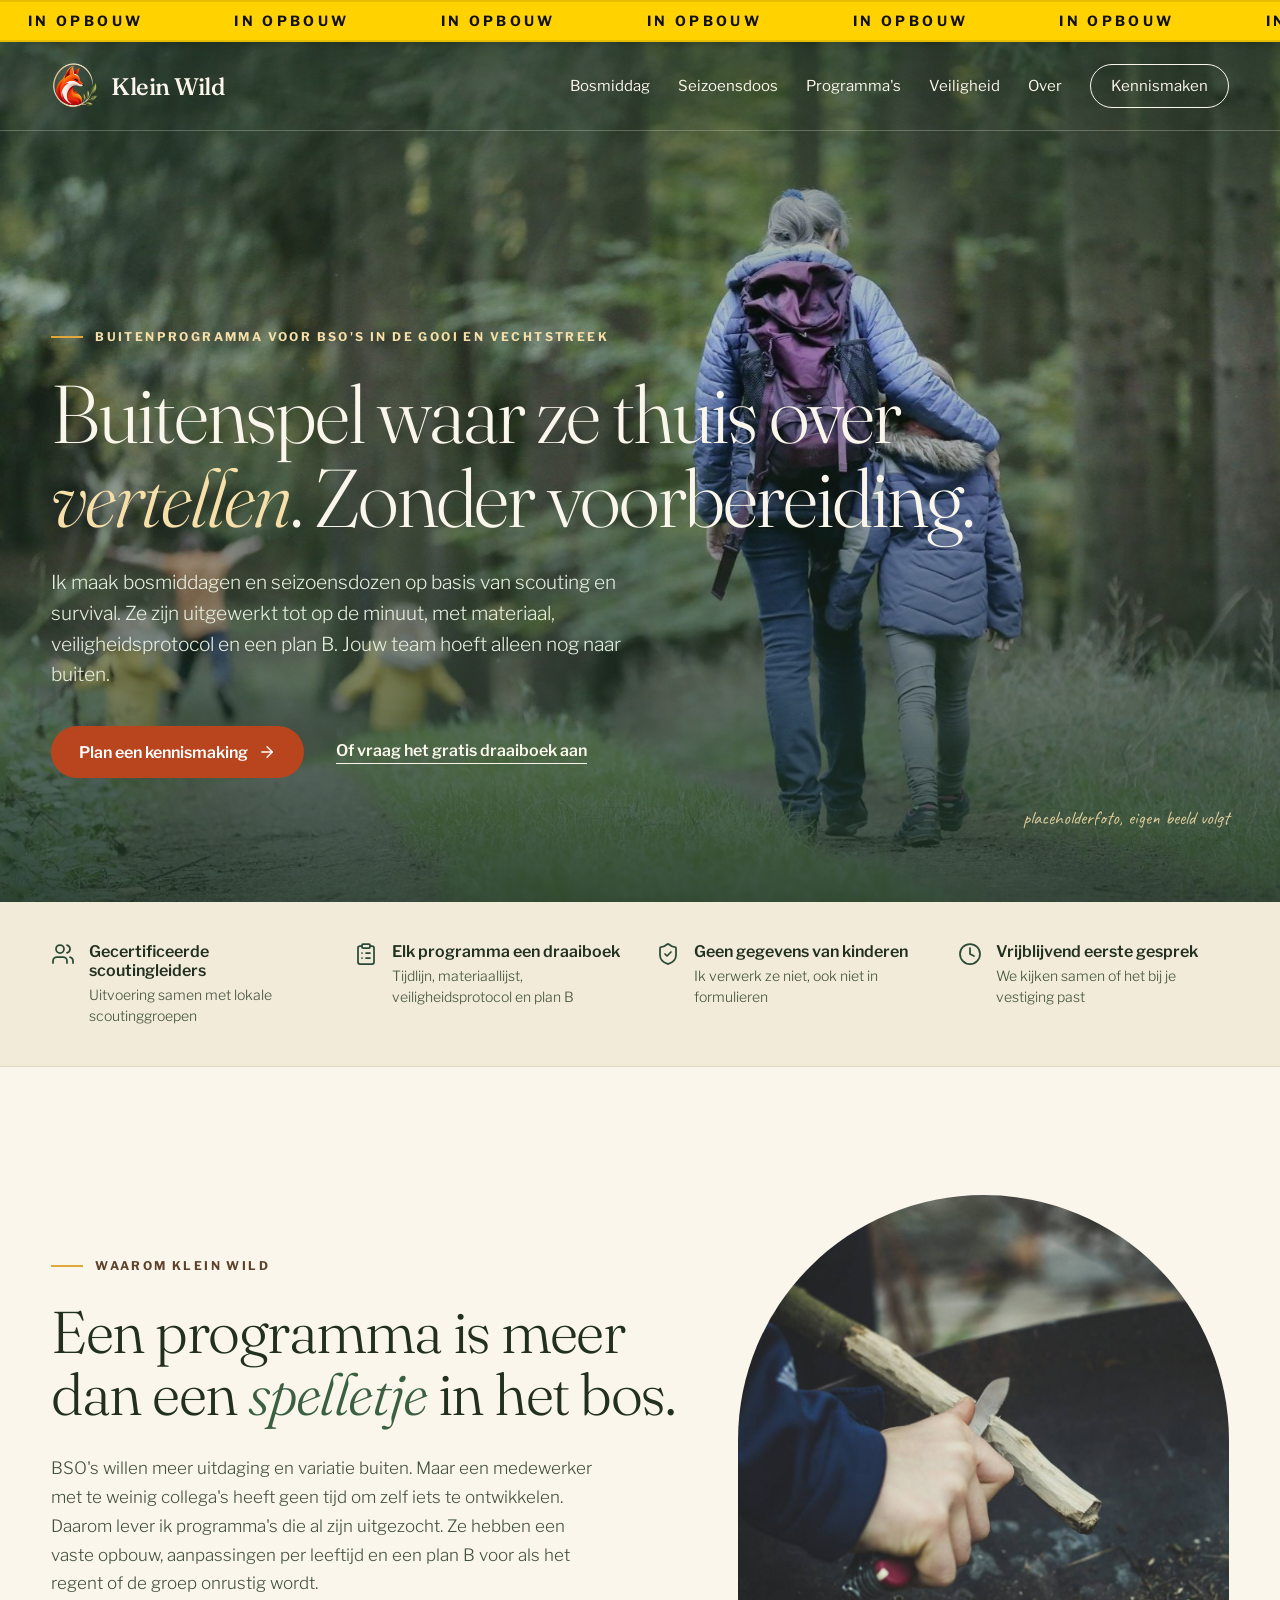
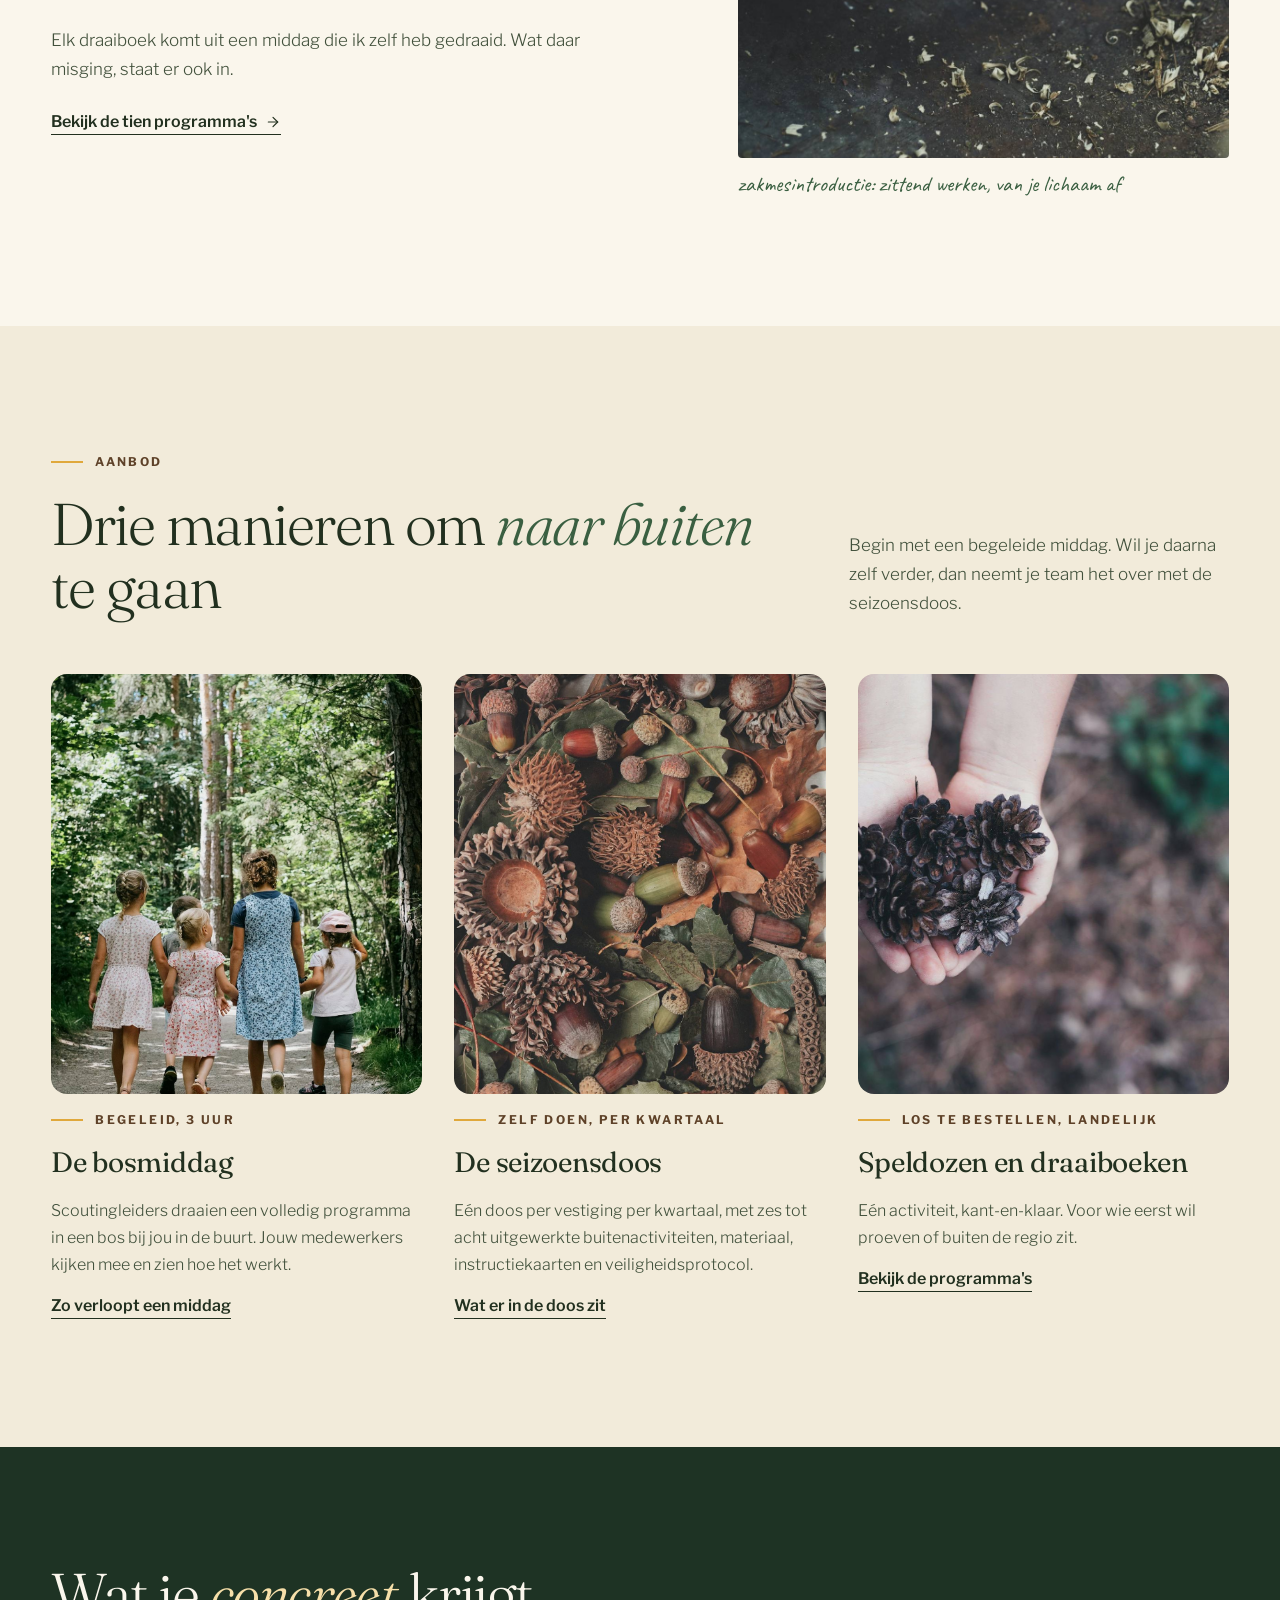
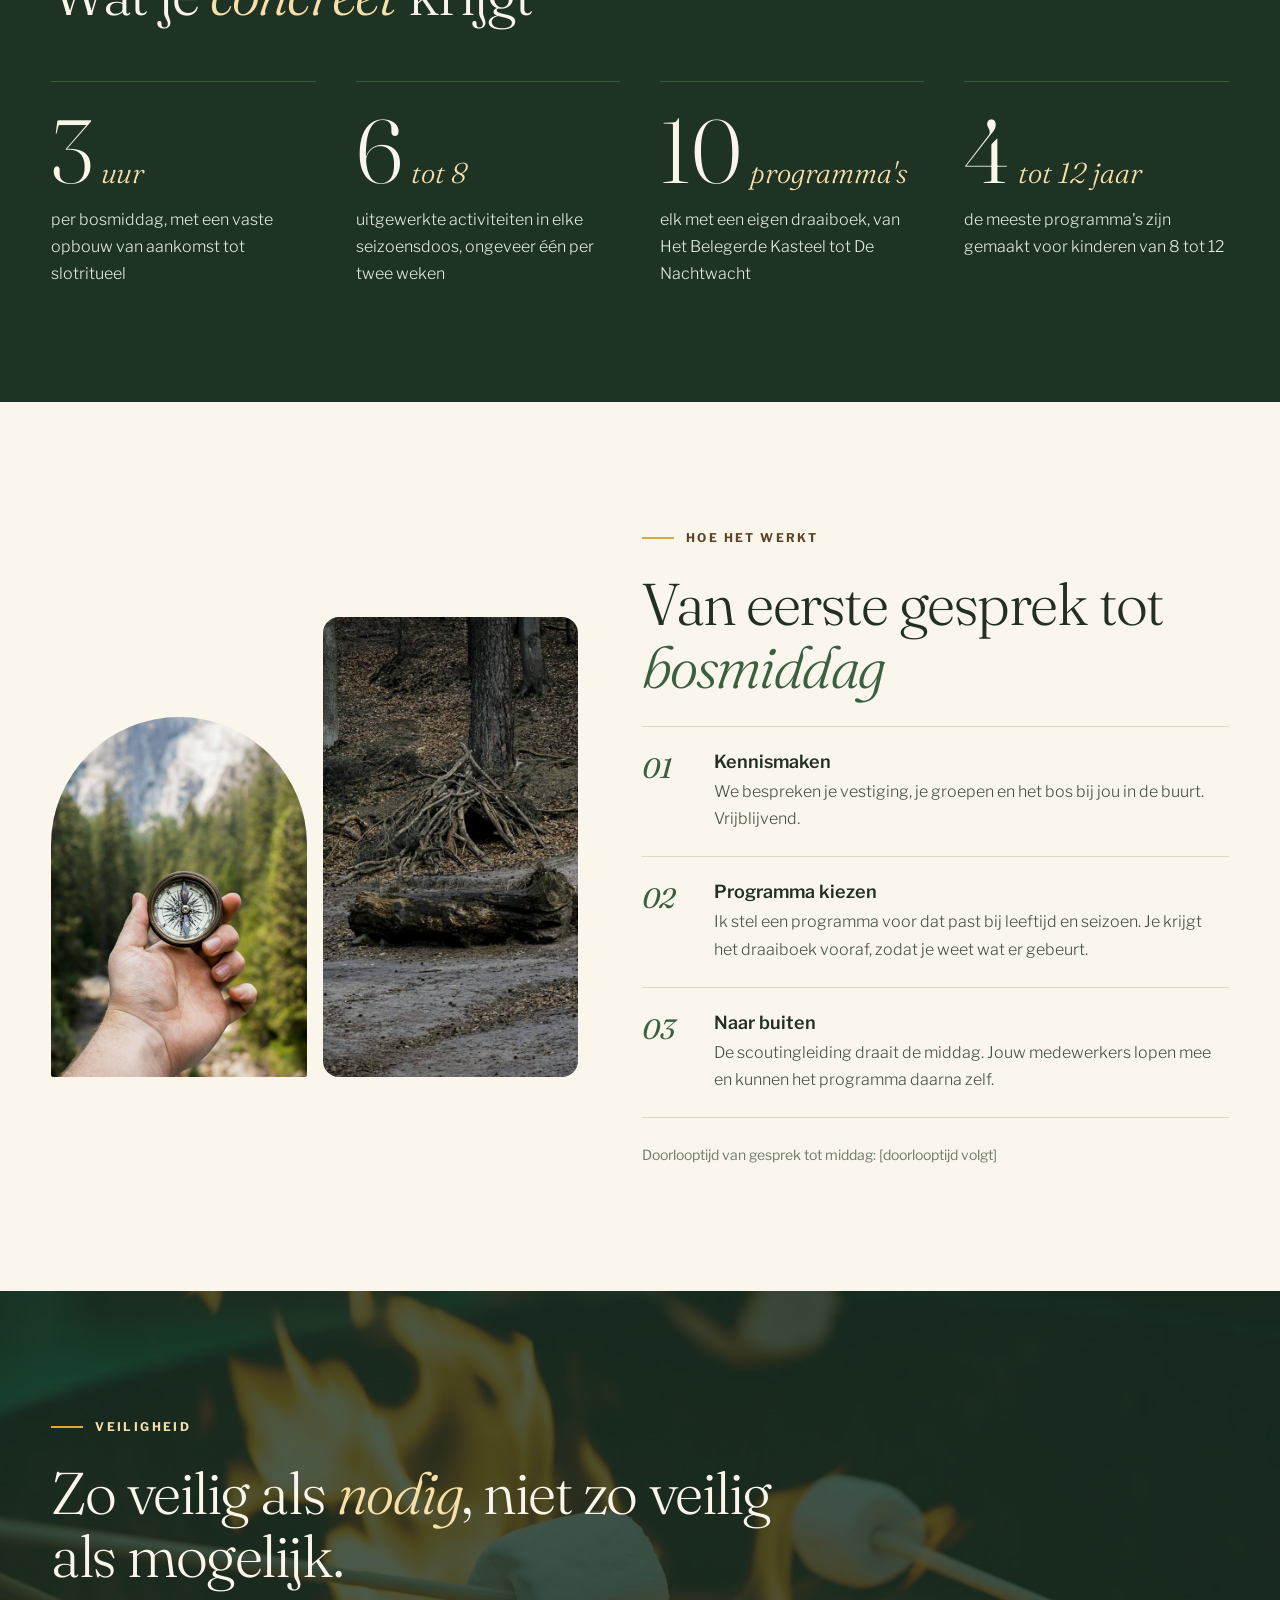
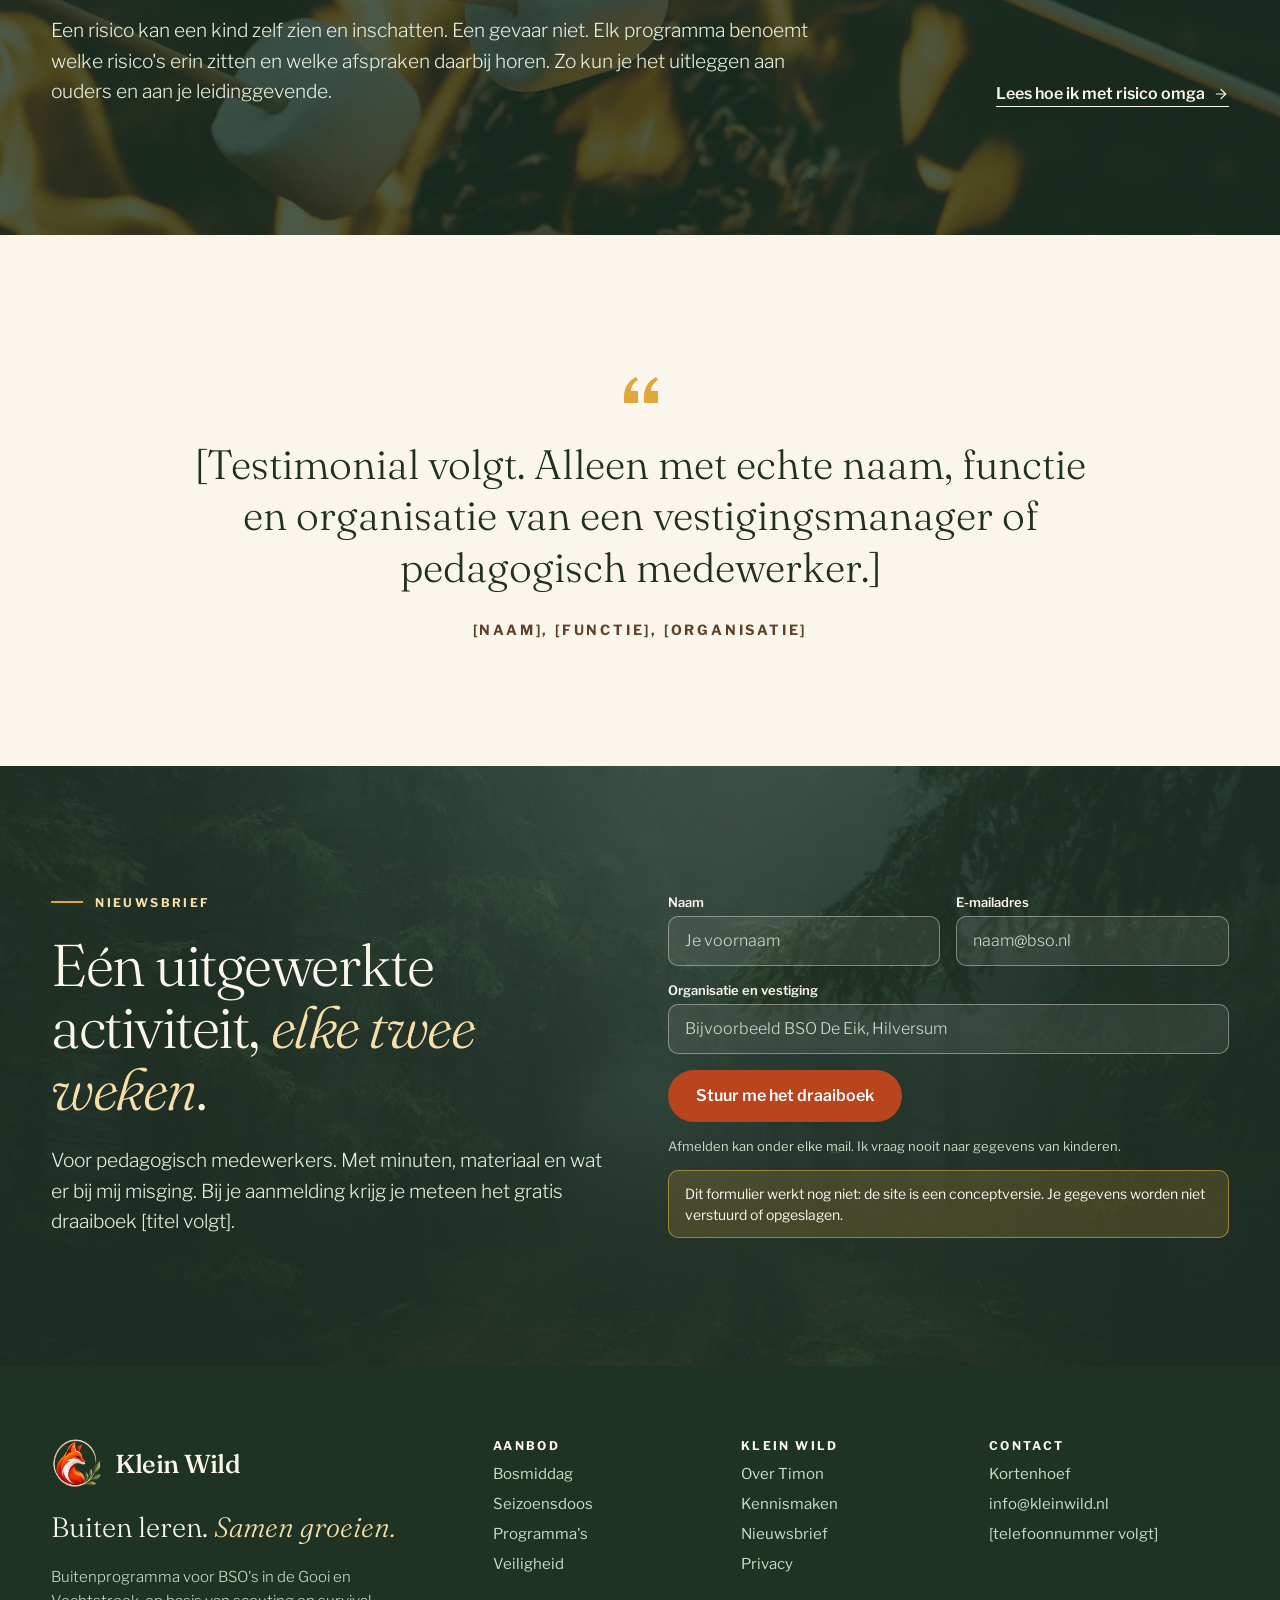
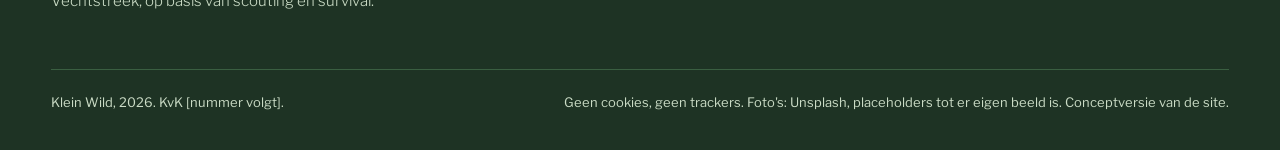
<file: index.html>
<!doctype html>
<html lang="nl">
<head>
<meta charset="utf-8">
<meta name="viewport" content="width=device-width, initial-scale=1">
<title>Klein Wild, buitenprogramma voor BSO&#x27;s in de Gooi en Vechtstreek</title>
<meta name="description" content="Bosmiddagen en seizoensdozen op basis van scouting en survival. Uitgewerkt tot op de minuut, met materiaal, veiligheidsprotocol en een plan B.">
<!-- Conceptversie: niet indexeren. Haal deze regel weg zodra de site af is. -->
<meta name="robots" content="noindex">
<meta name="theme-color" content="#1E3324">
<link rel="icon" type="image/png" href="img/favicon.png">
<link rel="apple-touch-icon" href="img/apple-touch-icon.png">
<link rel="preconnect" href="https://fonts.googleapis.com">
<link rel="preconnect" href="https://fonts.gstatic.com" crossorigin>
<link rel="stylesheet" href="https://fonts.googleapis.com/css2?family=Caveat:wght@500&amp;family=Fraunces:ital,opsz,wght@0,9..144,300;0,9..144,500;1,9..144,300;1,9..144,400&amp;family=Libre+Franklin:wght@300;400;600;700&amp;display=swap">
<link rel="stylesheet" href="css/site.css">
<style>
body{margin:0;background:#FAF6EC}
.kw{font-family:'Libre Franklin',sans-serif;color:#22301F;background:#FAF6EC}
.wrap{max-width:1280px;margin:0 auto;padding:0 clamp(16px,4vw,56px);box-sizing:border-box}
.eb{font-size:12px;letter-spacing:.2em;text-transform:uppercase;font-weight:700;color:#5E4128;display:flex;align-items:center;gap:12px;margin:0}
.eb::before{content:"";width:32px;height:2px;background:#E0A83B;flex:none}
.d1,.d2,.d3{font-family:'Fraunces',serif;font-weight:300;letter-spacing:-.025em;margin:0;color:#22301F}
.d1{font-size:clamp(44px,6.4vw,92px);line-height:1.02}
.d2{font-size:clamp(36px,4.6vw,66px);line-height:1.06}
.d3{font-size:clamp(24px,2.2vw,30px);line-height:1.2;font-weight:400;letter-spacing:-.01em}
.d1 em,.d2 em,.d3 em{font-style:italic;color:#3A5F41}
.lead{font-size:clamp(18px,1.5vw,21px);line-height:1.6;font-weight:300;color:#42513C;margin:0}
.tx{font-size:17px;line-height:1.7;font-weight:300;color:#42513C;margin:0}
.btn{display:inline-flex;align-items:center;gap:10px;min-height:52px;padding:0 28px;border-radius:999px;background:#B8451D;color:#fff;font-weight:600;font-size:16px;text-decoration:none;box-sizing:border-box}
.btn:hover{background:#9C3A18}
.lnk{display:inline-flex;align-items:center;gap:8px;color:#22301F;font-weight:600;font-size:16px;text-decoration:none;border-bottom:1px solid currentColor;padding-bottom:3px}
.lnk:hover{color:#3A5F41}
.hand{font-family:'Caveat',cursive;font-size:22px;color:#3A5F41;margin:0}
.dark .d1,.dark .d2,.dark .d3{color:#FAF6EC}
.dark .d1 em,.dark .d2 em,.dark .d3 em{color:#F6DFA9}
.dark .eb{color:#F6DFA9}
.dark .lead,.dark .tx{color:#E4EEDE}
.dark .lnk{color:#FAF6EC}
.dark .hand{color:#F6DFA9}
.chip{display:inline-flex;align-items:center;min-height:36px;padding:0 14px;border:1px solid #CFC7AA;border-radius:999px;font-size:14px;color:#42513C}
.field{display:flex;flex-direction:column;gap:6px;font-size:13px;font-weight:600;color:#FAF6EC;flex:1 1 200px}
.field input{min-height:50px;border-radius:10px;border:1px solid rgba(250,246,236,.4);background:rgba(250,246,236,.08);color:#FAF6EC;padding:0 16px;font:300 16px 'Libre Franklin',sans-serif}
.field input::placeholder{color:#CBDCC6}
</style>
</head>
<body>
<a class="skip" href="#inhoud">Naar de inhoud</a>
<div class="tape" role="note" aria-label="Deze website is in opbouw"><div class="tape__text" aria-hidden="true"><span>In opbouw</span><span>In opbouw</span><span>In opbouw</span><span>In opbouw</span><span>In opbouw</span><span>In opbouw</span><span>In opbouw</span><span>In opbouw</span><span>In opbouw</span><span>In opbouw</span><span>In opbouw</span><span>In opbouw</span><span>In opbouw</span><span>In opbouw</span></div></div>
<div class="kw" style="width: 100%; overflow: hidden">

  <section id="inhoud" class="dark" style="position: relative; min-height: 860px; display: flex; flex-direction: column; justify-content: flex-end">
    <img fetchpriority="high" src="img/hero-bospad.jpg" alt="Een volwassene loopt met een arm om een kind over een bospad, verderop rennen drie kinderen vooruit" style="position: absolute; inset: 0; width: 100%; height: 100%; object-fit: cover; object-position: 60% 40%">
    <div style="position: absolute; inset: 0; background: linear-gradient(180deg, rgba(30,51,36,.65) 0%, rgba(30,51,36,.2) 35%, rgba(30,51,36,.85) 100%)"></div>
    <div style="position: absolute; top: 0; left: 0; right: 0; z-index: 2">
      <header class="kw-head" style="width: 100%; box-sizing: border-box; padding: 20px clamp(16px, 4vw, 56px); display: flex; flex-wrap: wrap; align-items: center; justify-content: space-between; gap: 16px 32px; font-family: 'Libre Franklin', sans-serif; color: #FAF6EC; background: transparent; border-bottom: 1px solid rgba(250,246,236,.25)">
  <a href="index.html" style="display: flex; align-items: center; gap: 12px; text-decoration: none; color: #FAF6EC">
    <img src="img/logo-fox-on-dark.png" alt="" width="48" height="48" style="width: 48px; height: 48px">
    <span style="font-family: 'Fraunces', serif; font-weight: 500; font-size: 24px; letter-spacing: -0.02em">Klein Wild</span>
  </a>
  <nav class="kw-nav" aria-label="Hoofdmenu" style="display: flex; flex-wrap: wrap; align-items: center; gap: 8px 28px; font-size: 15px">
    <a href="bosmiddag.html" style="color: #FAF6EC">Bosmiddag</a>
    <a href="seizoensdoos.html" style="color: #FAF6EC">Seizoensdoos</a>
    <a href="programmas.html" style="color: #FAF6EC">Programma's</a>
    <a href="veiligheid.html" style="color: #FAF6EC">Veiligheid</a>
    <a href="over.html" style="color: #FAF6EC">Over</a>
    <a href="contact.html" style="color: #FAF6EC; border: 1px solid #FAF6EC; border-radius: 999px; padding: 10px 20px; min-height: 44px; box-sizing: border-box; display: inline-flex; align-items: center">Kennismaken</a>
  </nav>
</header>
    </div>
    <div class="wrap" style="position: relative; z-index: 1; width: 100%; padding-top: 200px; padding-bottom: 72px; display: flex; flex-direction: column; gap: 28px">
      <p class="eb">Buitenprogramma voor BSO's in de Gooi en Vechtstreek</p>
      <h1 class="d1" style="max-width: 980px">Buitenspel waar ze thuis over <em>vertellen</em>. Zonder voorbereiding.</h1>
      <p class="lead" style="max-width: 620px">Ik maak bosmiddagen en seizoensdozen op basis van scouting en survival. Ze zijn uitgewerkt tot op de minuut, met materiaal, veiligheidsprotocol en een plan B. Jouw team hoeft alleen nog naar buiten.</p>
      <div style="display: flex; flex-wrap: wrap; align-items: center; gap: 20px 32px; margin-top: 8px">
        <a class="btn" href="contact.html">Plan een kennismaking <svg width="18" height="18" viewBox="0 0 24 24" fill="none" stroke="currentColor" stroke-width="1.75" stroke-linecap="round" stroke-linejoin="round" aria-hidden="true"><path d="M5 12h14"></path><path d="m12 5 7 7-7 7"></path></svg></a>
        <a class="lnk" href="nieuwsbrief.html">Of vraag het gratis draaiboek aan</a>
      </div>
      <p class="hand" style="align-self: flex-end; font-size: 19px; opacity: .85">placeholderfoto, eigen beeld volgt</p>
    </div>
  </section>

  <section style="background: #F2EBDA; border-bottom: 1px solid #DFD9C4">
    <div class="wrap" style="display: grid; grid-template-columns: repeat(auto-fit, minmax(240px, 1fr)); gap: 32px; padding-top: 40px; padding-bottom: 40px">
      <div style="display: flex; gap: 14px; align-items: flex-start">
        <svg width="24" height="24" viewBox="0 0 24 24" fill="none" stroke="#2B4A35" stroke-width="1.75" stroke-linecap="round" stroke-linejoin="round" aria-hidden="true" style="flex: none"><path d="M16 21v-2a4 4 0 0 0-4-4H6a4 4 0 0 0-4 4v2"></path><circle cx="9" cy="7" r="4"></circle><path d="M22 21v-2a4 4 0 0 0-3-3.87"></path><path d="M16 3.13a4 4 0 0 1 0 7.75"></path></svg>
        <div><p style="margin: 0; font-weight: 600; font-size: 16px">Gecertificeerde scoutingleiders</p><p style="margin: 4px 0 0; font-size: 14px; line-height: 1.5; color: #42513C; font-weight: 300">Uitvoering samen met lokale scoutinggroepen</p></div>
      </div>
      <div style="display: flex; gap: 14px; align-items: flex-start">
        <svg width="24" height="24" viewBox="0 0 24 24" fill="none" stroke="#2B4A35" stroke-width="1.75" stroke-linecap="round" stroke-linejoin="round" aria-hidden="true" style="flex: none"><rect width="8" height="4" x="8" y="2" rx="1" ry="1"></rect><path d="M16 4h2a2 2 0 0 1 2 2v14a2 2 0 0 1-2 2H6a2 2 0 0 1-2-2V6a2 2 0 0 1 2-2h2"></path><path d="M12 11h4"></path><path d="M12 16h4"></path><path d="M8 11h.01"></path><path d="M8 16h.01"></path></svg>
        <div><p style="margin: 0; font-weight: 600; font-size: 16px">Elk programma een draaiboek</p><p style="margin: 4px 0 0; font-size: 14px; line-height: 1.5; color: #42513C; font-weight: 300">Tijdlijn, materiaallijst, veiligheidsprotocol en plan B</p></div>
      </div>
      <div style="display: flex; gap: 14px; align-items: flex-start">
        <svg width="24" height="24" viewBox="0 0 24 24" fill="none" stroke="#2B4A35" stroke-width="1.75" stroke-linecap="round" stroke-linejoin="round" aria-hidden="true" style="flex: none"><path d="M20 13c0 5-3.5 7.5-7.66 8.95a1 1 0 0 1-.67-.01C7.5 20.5 4 18 4 13V6a1 1 0 0 1 1-1c2 0 4.5-1.2 6.24-2.72a1.17 1.17 0 0 1 1.52 0C14.51 3.81 17 5 19 5a1 1 0 0 1 1 1z"></path><path d="m9 12 2 2 4-4"></path></svg>
        <div><p style="margin: 0; font-weight: 600; font-size: 16px">Geen gegevens van kinderen</p><p style="margin: 4px 0 0; font-size: 14px; line-height: 1.5; color: #42513C; font-weight: 300">Ik verwerk ze niet, ook niet in formulieren</p></div>
      </div>
      <div style="display: flex; gap: 14px; align-items: flex-start">
        <svg width="24" height="24" viewBox="0 0 24 24" fill="none" stroke="#2B4A35" stroke-width="1.75" stroke-linecap="round" stroke-linejoin="round" aria-hidden="true" style="flex: none"><circle cx="12" cy="12" r="10"></circle><polyline points="12 6 12 12 16 14"></polyline></svg>
        <div><p style="margin: 0; font-weight: 600; font-size: 16px">Vrijblijvend eerste gesprek</p><p style="margin: 4px 0 0; font-size: 14px; line-height: 1.5; color: #42513C; font-weight: 300">We kijken samen of het bij je vestiging past</p></div>
      </div>
    </div>
  </section>

  <section class="wrap" style="padding-top: clamp(80px, 10vw, 144px); padding-bottom: clamp(80px, 10vw, 144px); display: flex; flex-wrap: wrap; gap: 56px; align-items: center">
    <div style="flex: 1 1 520px; display: flex; flex-direction: column; gap: 28px">
      <p class="eb">Waarom Klein Wild</p>
      <h2 class="d2">Een programma is meer dan een <em>spelletje</em> in het bos.</h2>
      <p class="tx" style="max-width: 560px">BSO's willen meer uitdaging en variatie buiten. Maar een medewerker met te weinig collega's heeft geen tijd om zelf iets te ontwikkelen. Daarom lever ik programma's die al zijn uitgezocht. Ze hebben een vaste opbouw, aanpassingen per leeftijd en een plan B voor als het regent of de groep onrustig wordt.</p>
      <p class="tx" style="max-width: 560px">Elk draaiboek komt uit een middag die ik zelf heb gedraaid. Wat daar misging, staat er ook in.</p>
      <a class="lnk" href="programmas.html" style="align-self: flex-start">Bekijk de tien programma's <svg width="16" height="16" viewBox="0 0 24 24" fill="none" stroke="currentColor" stroke-width="1.75" stroke-linecap="round" stroke-linejoin="round" aria-hidden="true"><path d="M5 12h14"></path><path d="m12 5 7 7-7 7"></path></svg></a>
    </div>
    <figure style="flex: 1 1 380px; max-width: 520px; margin: 0; display: flex; flex-direction: column; gap: 12px">
      <img loading="lazy" decoding="async" src="img/snijden.jpg" alt="Handen snijden met een zakmes een tak bij, krullen hout liggen eronder" style="width: 100%; height: clamp(420px, 44vw, 620px); object-fit: cover; border-radius: 999px 999px 16px 16px">
      <figcaption class="hand">zakmesintroductie: zittend werken, van je lichaam af</figcaption>
    </figure>
  </section>

  <section style="background: #F2EBDA; padding: clamp(80px, 10vw, 136px) 0">
    <div class="wrap" style="display: flex; flex-direction: column; gap: 56px">
      <div style="display: flex; flex-wrap: wrap; justify-content: space-between; align-items: flex-end; gap: 24px">
        <div style="display: flex; flex-direction: column; gap: 24px; max-width: 720px">
          <p class="eb">Aanbod</p>
          <h2 class="d2">Drie manieren om <em>naar buiten</em> te gaan</h2>
        </div>
        <p class="tx" style="max-width: 380px">Begin met een begeleide middag. Wil je daarna zelf verder, dan neemt je team het over met de seizoensdoos.</p>
      </div>
      <div style="display: grid; grid-template-columns: repeat(auto-fit, minmax(300px, 1fr)); gap: 32px">
        <a href="bosmiddag.html" style="text-decoration: none; color: inherit; display: flex; flex-direction: column; gap: 18px">
          <img loading="lazy" decoding="async" src="img/groep-pad.jpg" alt="Vijf kinderen lopen hand in hand over een bospad, van achteren gezien" style="width: 100%; height: 420px; object-fit: cover; border-radius: 16px">
          <p class="eb">Begeleid, 3 uur</p>
          <h3 class="d3">De bosmiddag</h3>
          <p class="tx" style="font-size: 16px">Scoutingleiders draaien een volledig programma in een bos bij jou in de buurt. Jouw medewerkers kijken mee en zien hoe het werkt.</p>
          <span class="lnk" style="align-self: flex-start">Zo verloopt een middag</span>
        </a>
        <a href="seizoensdoos.html" style="text-decoration: none; color: inherit; display: flex; flex-direction: column; gap: 18px">
          <img loading="lazy" decoding="async" src="img/eikels-verzameling.jpg" alt="Een verzameling eikels, dennenappels en herfstbladeren" style="width: 100%; height: 420px; object-fit: cover; border-radius: 16px">
          <p class="eb">Zelf doen, per kwartaal</p>
          <h3 class="d3">De seizoensdoos</h3>
          <p class="tx" style="font-size: 16px">Eén doos per vestiging per kwartaal, met zes tot acht uitgewerkte buitenactiviteiten, materiaal, instructiekaarten en veiligheidsprotocol.</p>
          <span class="lnk" style="align-self: flex-start">Wat er in de doos zit</span>
        </a>
        <a href="programmas.html" style="text-decoration: none; color: inherit; display: flex; flex-direction: column; gap: 18px">
          <img loading="lazy" decoding="async" src="img/handen-dennenappels.jpg" alt="Twee kinderhanden houden vijf dennenappels vast" style="width: 100%; height: 420px; object-fit: cover; border-radius: 16px">
          <p class="eb">Los te bestellen, landelijk</p>
          <h3 class="d3">Speldozen en draaiboeken</h3>
          <p class="tx" style="font-size: 16px">Eén activiteit, kant-en-klaar. Voor wie eerst wil proeven of buiten de regio zit.</p>
          <span class="lnk" style="align-self: flex-start">Bekijk de programma's</span>
        </a>
      </div>
    </div>
  </section>

  <section class="dark" style="background: #1E3324; padding: clamp(80px, 9vw, 128px) 0">
    <div class="wrap" style="display: flex; flex-direction: column; gap: 56px">
      <h2 class="d2" style="max-width: 760px">Wat je <em>concreet</em> krijgt</h2>
      <div style="display: grid; grid-template-columns: repeat(auto-fit, minmax(220px, 1fr)); gap: 40px">
        <div style="border-top: 1px solid #3A5F41; padding-top: 24px; display: flex; flex-direction: column; gap: 10px">
          <p style="margin: 0; font-family: 'Fraunces', serif; font-weight: 300; font-size: clamp(64px, 7vw, 104px); line-height: 1; color: #FAF6EC">3<span style="font-size: .32em; font-style: italic; color: #F6DFA9; margin-left: 8px">uur</span></p>
          <p class="tx" style="font-size: 16px">per bosmiddag, met een vaste opbouw van aankomst tot slotritueel</p>
        </div>
        <div style="border-top: 1px solid #3A5F41; padding-top: 24px; display: flex; flex-direction: column; gap: 10px">
          <p style="margin: 0; font-family: 'Fraunces', serif; font-weight: 300; font-size: clamp(64px, 7vw, 104px); line-height: 1; color: #FAF6EC">6<span style="font-size: .32em; font-style: italic; color: #F6DFA9; margin-left: 8px">tot 8</span></p>
          <p class="tx" style="font-size: 16px">uitgewerkte activiteiten in elke seizoensdoos, ongeveer één per twee weken</p>
        </div>
        <div style="border-top: 1px solid #3A5F41; padding-top: 24px; display: flex; flex-direction: column; gap: 10px">
          <p style="margin: 0; font-family: 'Fraunces', serif; font-weight: 300; font-size: clamp(64px, 7vw, 104px); line-height: 1; color: #FAF6EC">10<span style="font-size: .32em; font-style: italic; color: #F6DFA9; margin-left: 8px">programma's</span></p>
          <p class="tx" style="font-size: 16px">elk met een eigen draaiboek, van Het Belegerde Kasteel tot De Nachtwacht</p>
        </div>
        <div style="border-top: 1px solid #3A5F41; padding-top: 24px; display: flex; flex-direction: column; gap: 10px">
          <p style="margin: 0; font-family: 'Fraunces', serif; font-weight: 300; font-size: clamp(64px, 7vw, 104px); line-height: 1; color: #FAF6EC">4<span style="font-size: .32em; font-style: italic; color: #F6DFA9; margin-left: 8px">tot 12 jaar</span></p>
          <p class="tx" style="font-size: 16px">de meeste programma's zijn gemaakt voor kinderen van 8 tot 12</p>
        </div>
      </div>
    </div>
  </section>

  <section class="wrap" style="padding-top: clamp(80px, 10vw, 144px); padding-bottom: clamp(80px, 10vw, 144px); display: flex; flex-wrap: wrap-reverse; gap: 64px; align-items: center">
    <div style="flex: 1 1 420px; display: grid; grid-template-columns: repeat(2, minmax(0, 1fr)); gap: 16px; align-items: end">
      <img loading="lazy" decoding="async" src="img/kompas.jpg" alt="Een hand houdt een kompas voor een rij dennen" style="width: 100%; height: 360px; object-fit: cover; border-radius: 999px 999px 16px 16px">
      <img loading="lazy" decoding="async" src="img/afdak.jpg" alt="Een afdak van takken in het bos" style="width: 100%; height: 460px; object-fit: cover; border-radius: 16px">
    </div>
    <div style="flex: 1 1 480px; display: flex; flex-direction: column; gap: 28px">
      <p class="eb">Hoe het werkt</p>
      <h2 class="d2">Van eerste gesprek tot <em>bosmiddag</em></h2>
      <ol style="list-style: none; margin: 0; padding: 0; display: flex; flex-direction: column">
        <li style="display: flex; gap: 24px; padding: 24px 0; border-top: 1px solid #DFD9C4">
          <span style="font-family: 'Fraunces', serif; font-style: italic; font-size: 28px; color: #3A5F41; width: 48px; flex: none">01</span>
          <div><p style="margin: 0 0 6px; font-weight: 600; font-size: 18px">Kennismaken</p><p class="tx" style="font-size: 16px">We bespreken je vestiging, je groepen en het bos bij jou in de buurt. Vrijblijvend.</p></div>
        </li>
        <li style="display: flex; gap: 24px; padding: 24px 0; border-top: 1px solid #DFD9C4">
          <span style="font-family: 'Fraunces', serif; font-style: italic; font-size: 28px; color: #3A5F41; width: 48px; flex: none">02</span>
          <div><p style="margin: 0 0 6px; font-weight: 600; font-size: 18px">Programma kiezen</p><p class="tx" style="font-size: 16px">Ik stel een programma voor dat past bij leeftijd en seizoen. Je krijgt het draaiboek vooraf, zodat je weet wat er gebeurt.</p></div>
        </li>
        <li style="display: flex; gap: 24px; padding: 24px 0; border-top: 1px solid #DFD9C4; border-bottom: 1px solid #DFD9C4">
          <span style="font-family: 'Fraunces', serif; font-style: italic; font-size: 28px; color: #3A5F41; width: 48px; flex: none">03</span>
          <div><p style="margin: 0 0 6px; font-weight: 600; font-size: 18px">Naar buiten</p><p class="tx" style="font-size: 16px">De scoutingleiding draait de middag. Jouw medewerkers lopen mee en kunnen het programma daarna zelf.</p></div>
        </li>
      </ol>
      <p style="margin: 0; font-size: 14px; color: #6E7A66">Doorlooptijd van gesprek tot middag: [doorlooptijd volgt]</p>
    </div>
  </section>

  <section style="position: relative; overflow: hidden" class="dark">
    <img loading="lazy" decoding="async" src="img/vuur-marshmallow.jpg" alt="" style="position: absolute; inset: 0; width: 100%; height: 100%; object-fit: cover">
    <div style="position: absolute; inset: 0; background: rgba(30,51,36,.78)"></div>
    <div class="wrap" style="position: relative; padding-top: clamp(80px, 10vw, 140px); padding-bottom: clamp(80px, 10vw, 140px); display: flex; flex-wrap: wrap; gap: 48px; justify-content: space-between; align-items: flex-end">
      <div style="flex: 1 1 520px; max-width: 760px; display: flex; flex-direction: column; gap: 28px">
        <p class="eb">Veiligheid</p>
        <h2 class="d2">Zo veilig als <em>nodig</em>, niet zo veilig als mogelijk.</h2>
        <p class="lead">Een risico kan een kind zelf zien en inschatten. Een gevaar niet. Elk programma benoemt welke risico's erin zitten en welke afspraken daarbij horen. Zo kun je het uitleggen aan ouders en aan je leidinggevende.</p>
      </div>
      <a class="lnk" href="veiligheid.html">Lees hoe ik met risico omga <svg width="16" height="16" viewBox="0 0 24 24" fill="none" stroke="currentColor" stroke-width="1.75" stroke-linecap="round" stroke-linejoin="round" aria-hidden="true"><path d="M5 12h14"></path><path d="m12 5 7 7-7 7"></path></svg></a>
    </div>
  </section>

  <section class="wrap" style="padding-top: clamp(80px, 10vw, 136px); padding-bottom: clamp(80px, 10vw, 136px); display: flex; flex-direction: column; align-items: center; text-align: center; gap: 28px">
    <svg width="48" height="48" viewBox="0 0 48 48" aria-hidden="true"><path d="M8 34c0-9 4-16 12-20l2 3c-5 3-7 7-7 11h7v12H8zm20 0c0-9 4-16 12-20l2 3c-5 3-7 7-7 11h7v12H28z" fill="#E0A83B"></path></svg>
    <p style="margin: 0; max-width: 900px; font-family: 'Fraunces', serif; font-weight: 300; font-size: clamp(28px, 3.2vw, 44px); line-height: 1.25; color: #22301F">[Testimonial volgt. Alleen met echte naam, functie en organisatie van een vestigingsmanager of pedagogisch medewerker.]</p>
    <p style="margin: 0; font-size: 14px; letter-spacing: .2em; text-transform: uppercase; font-weight: 700; color: #5E4128">[Naam], [functie], [organisatie]</p>
  </section>

  <section style="position: relative; overflow: hidden" class="dark">
    <img loading="lazy" decoding="async" src="img/bos-mist.jpg" alt="" style="position: absolute; inset: 0; width: 100%; height: 100%; object-fit: cover">
    <div style="position: absolute; inset: 0; background: rgba(30,51,36,.72)"></div>
    <div class="wrap" style="position: relative; padding-top: clamp(80px, 10vw, 136px); padding-bottom: clamp(80px, 10vw, 136px); display: flex; flex-wrap: wrap; gap: 56px; align-items: center">
      <div style="flex: 1 1 440px; display: flex; flex-direction: column; gap: 24px">
        <p class="eb">Nieuwsbrief</p>
        <h2 class="d2">Eén uitgewerkte activiteit, <em>elke twee weken</em>.</h2>
        <p class="lead">Voor pedagogisch medewerkers. Met minuten, materiaal en wat er bij mij misging. Bij je aanmelding krijg je meteen het gratis draaiboek [titel volgt].</p>
      </div>
      <form onsubmit="return false" style="flex: 1 1 440px; display: flex; flex-wrap: wrap; gap: 16px; align-items: flex-end">
        <label class="field">Naam<input type="text" name="naam" placeholder="Je voornaam"></label>
        <label class="field">E-mailadres<input type="email" name="email" placeholder="naam@bso.nl"></label>
        <label class="field" style="flex-basis: 100%">Organisatie en vestiging<input type="text" name="organisatie" placeholder="Bijvoorbeeld BSO De Eik, Hilversum"></label>
        <button type="submit" aria-disabled="true" class="btn" style="border: 0; cursor: pointer; font-family: inherit">Stuur me het draaiboek</button>
        <p style="margin: 0; flex-basis: 100%; font-size: 13px; color: #CBDCC6">Afmelden kan onder elke mail. Ik vraag nooit naar gegevens van kinderen.</p>
      <p class="form-note" style="color:#FAF6EC">Dit formulier werkt nog niet: de site is een conceptversie. Je gegevens worden niet verstuurd of opgeslagen.</p></form>
    </div>
  </section>

  <footer class="kw-foot" style="width: 100%; box-sizing: border-box; background: #1E3324; color: #CBDCC6; font-family: 'Libre Franklin', sans-serif; padding: 72px clamp(16px, 4vw, 56px) 40px">
  <div style="max-width: 1280px; margin: 0 auto; display: flex; flex-wrap: wrap; gap: 48px; justify-content: space-between">
    <div style="flex: 1 1 320px; max-width: 420px; display: flex; flex-direction: column; gap: 20px">
      <div style="display: flex; align-items: center; gap: 12px">
        <img src="img/logo-fox-on-dark.png" alt="" width="52" height="52" style="width: 52px; height: 52px">
        <span style="font-family: 'Fraunces', serif; font-weight: 500; font-size: 26px; color: #FAF6EC; letter-spacing: -0.02em">Klein Wild</span>
      </div>
      <p style="margin: 0; font-family: 'Fraunces', serif; font-weight: 300; font-size: 28px; line-height: 1.25; color: #FAF6EC">Buiten leren. <span style="font-style: italic; color: #F6DFA9">Samen groeien.</span></p>
      <p style="margin: 0; font-size: 15px; line-height: 1.6; font-weight: 300">Buitenprogramma voor BSO's in de Gooi en Vechtstreek, op basis van scouting en survival.</p>
    </div>
    <nav aria-label="Voetmenu" style="flex: 0 1 200px; display: flex; flex-direction: column; gap: 12px; font-size: 15px">
      <span style="font-size: 12px; letter-spacing: 0.2em; text-transform: uppercase; font-weight: 700; color: #FAF6EC">Aanbod</span>
      <a href="bosmiddag.html">Bosmiddag</a>
      <a href="seizoensdoos.html">Seizoensdoos</a>
      <a href="programmas.html">Programma's</a>
      <a href="veiligheid.html">Veiligheid</a>
    </nav>
    <nav aria-label="Over Klein Wild" style="flex: 0 1 200px; display: flex; flex-direction: column; gap: 12px; font-size: 15px">
      <span style="font-size: 12px; letter-spacing: 0.2em; text-transform: uppercase; font-weight: 700; color: #FAF6EC">Klein Wild</span>
      <a href="over.html">Over Timon</a>
      <a href="contact.html">Kennismaken</a>
      <a href="contact.html">Nieuwsbrief</a>
      <a href="contact.html">Privacy</a>
    </nav>
    <div style="flex: 0 1 240px; display: flex; flex-direction: column; gap: 12px; font-size: 15px">
      <span style="font-size: 12px; letter-spacing: 0.2em; text-transform: uppercase; font-weight: 700; color: #FAF6EC">Contact</span>
      <span>Kortenhoef</span>
      <a href="mailto:info@kleinwild.nl">info@kleinwild.nl</a>
      <span>[telefoonnummer volgt]</span>
    </div>
  </div>
  <div style="max-width: 1280px; margin: 56px auto 0; padding-top: 24px; border-top: 1px solid #3A5F41; display: flex; flex-wrap: wrap; gap: 12px 32px; justify-content: space-between; font-size: 13px; color: #CBDCC6">
    <span>Klein Wild, 2026. KvK [nummer volgt].</span>
    <span>Geen cookies, geen trackers. Foto's: Unsplash, placeholders tot er eigen beeld is. Conceptversie van de site.</span>
  </div>
</footer>
</div>
</body>
</html>
</file>
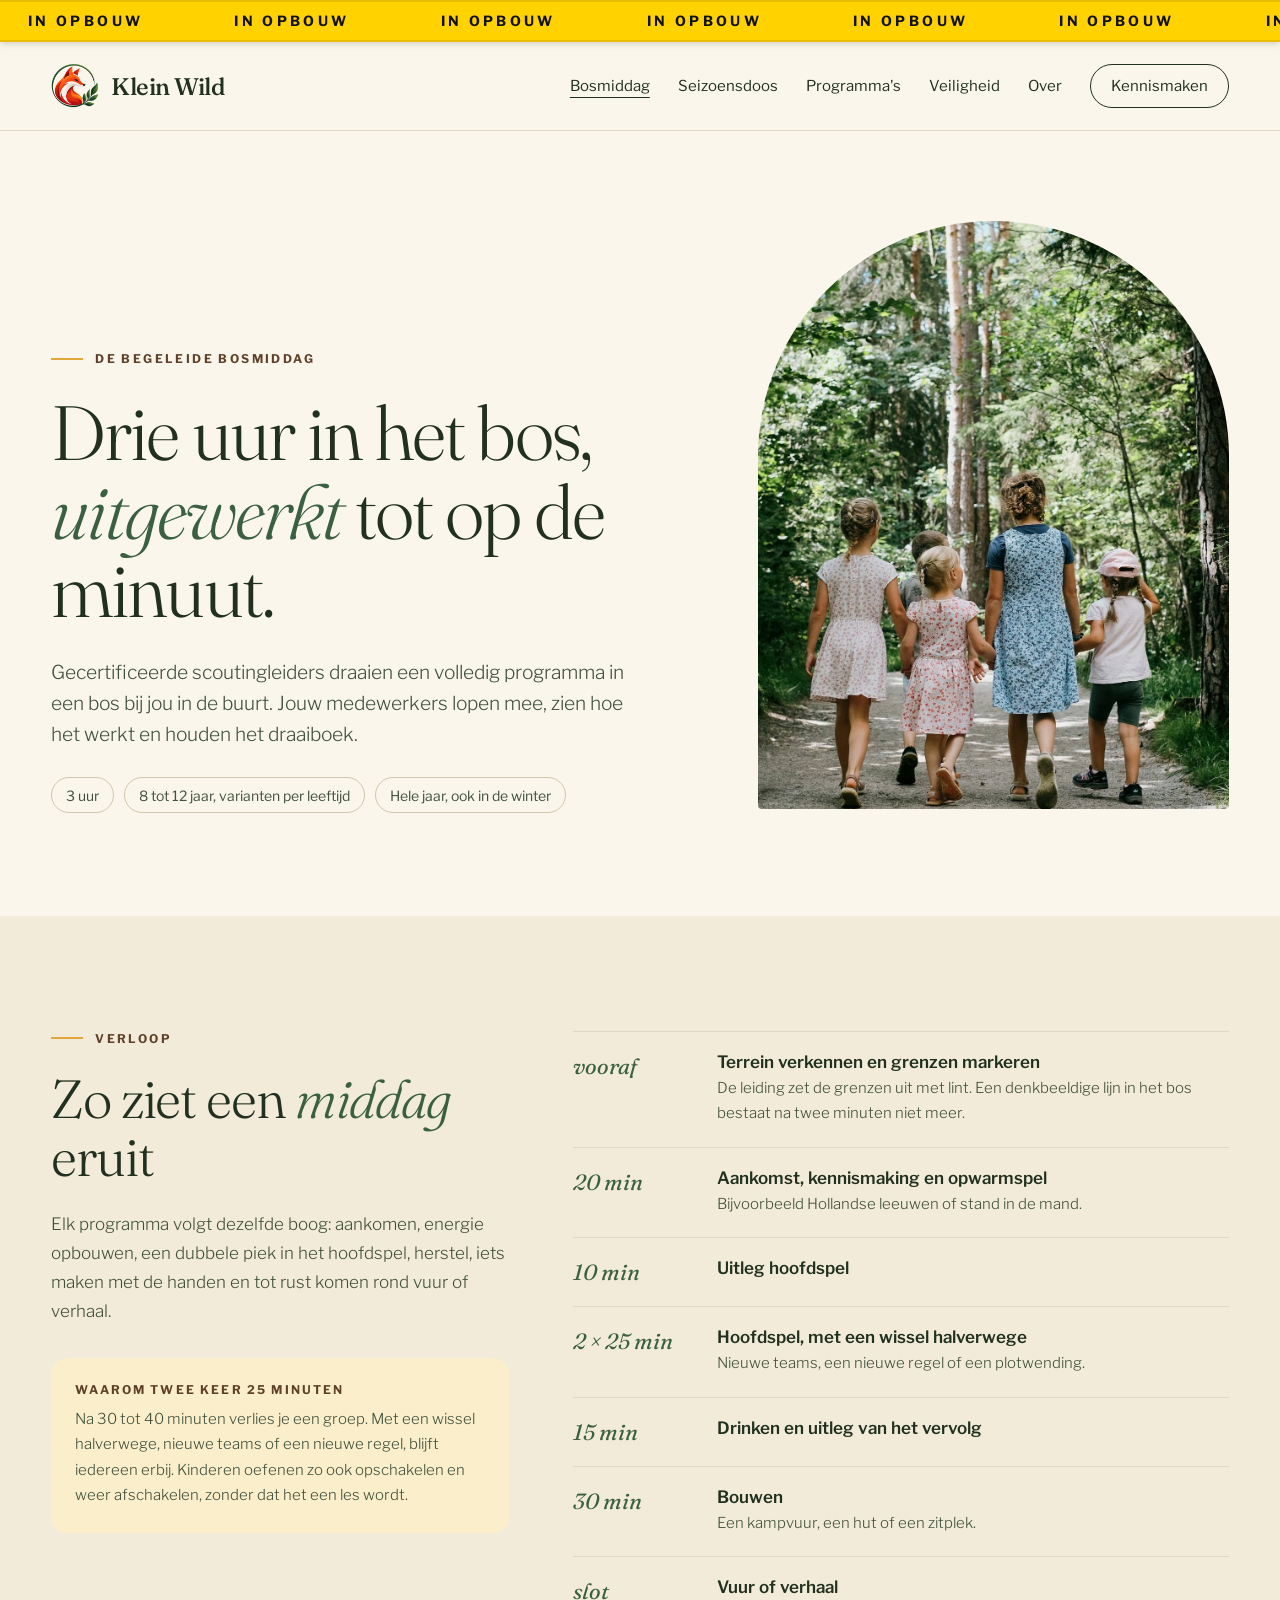
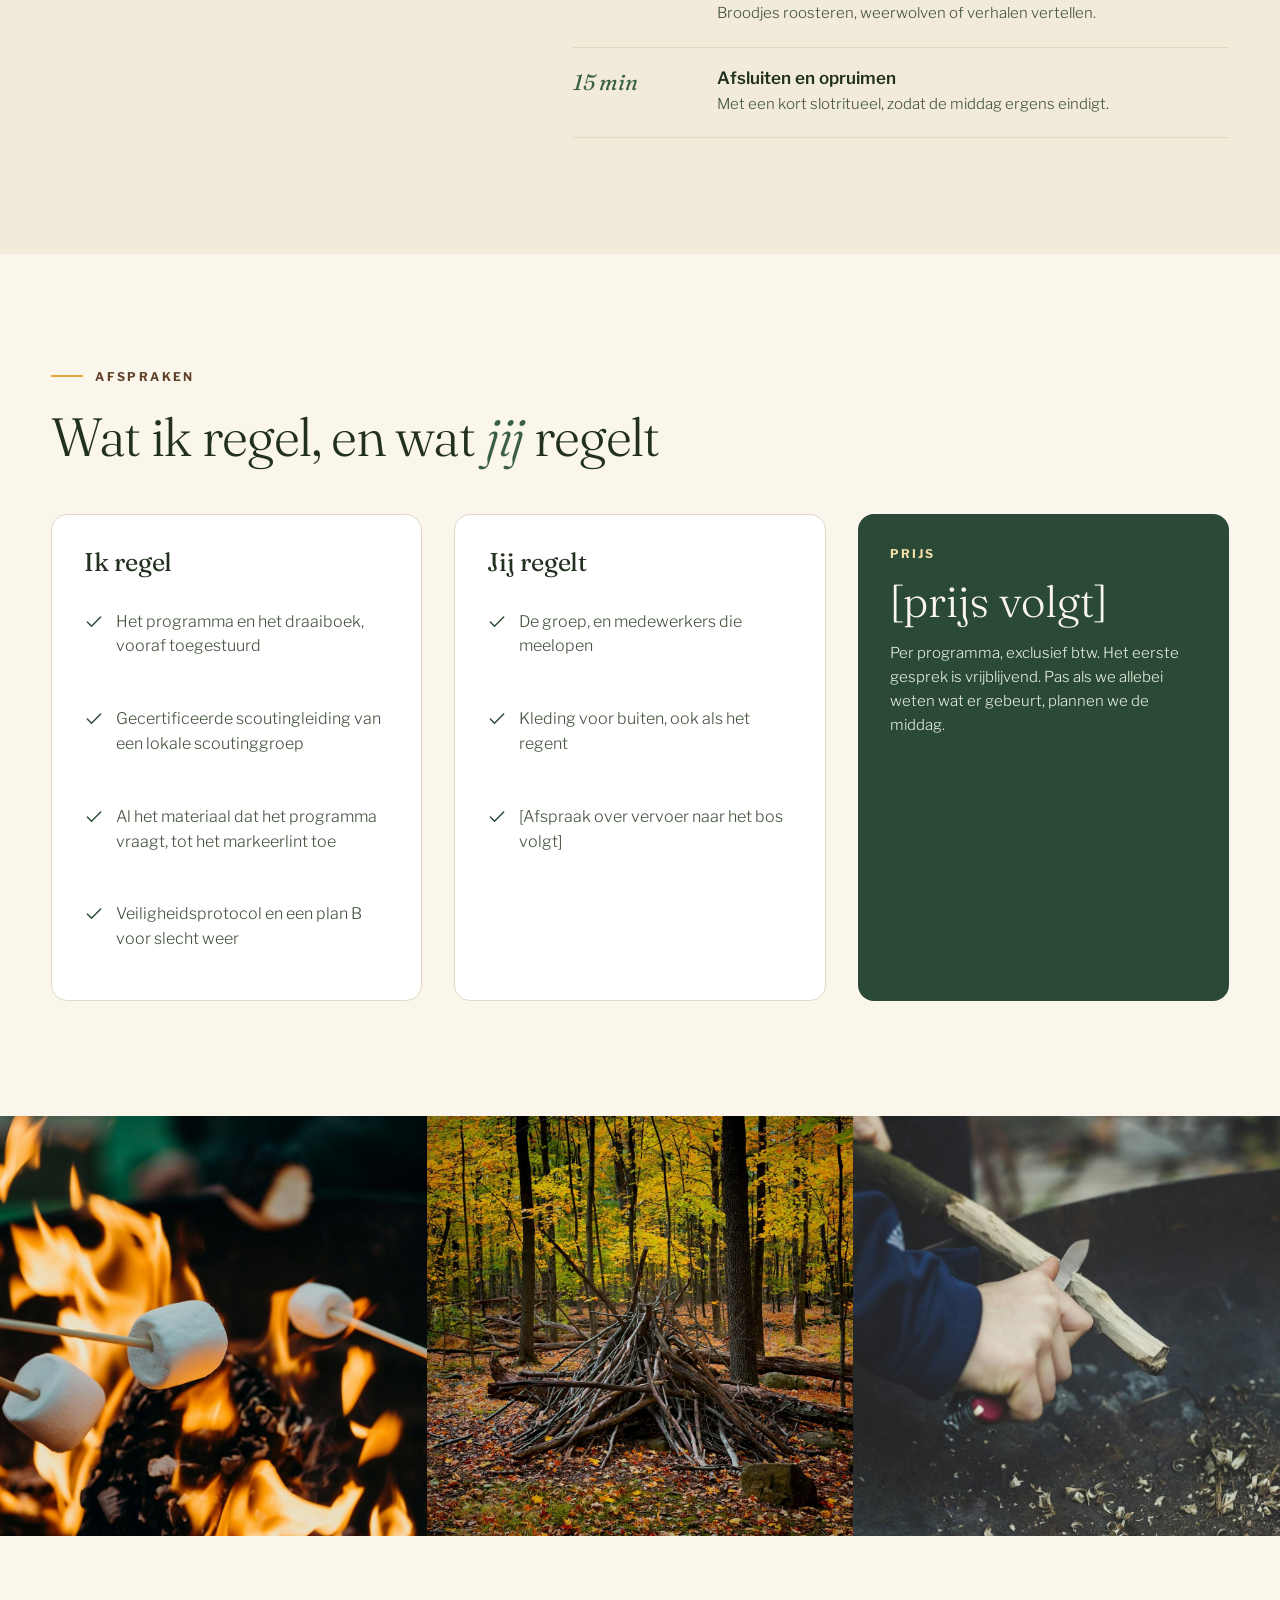
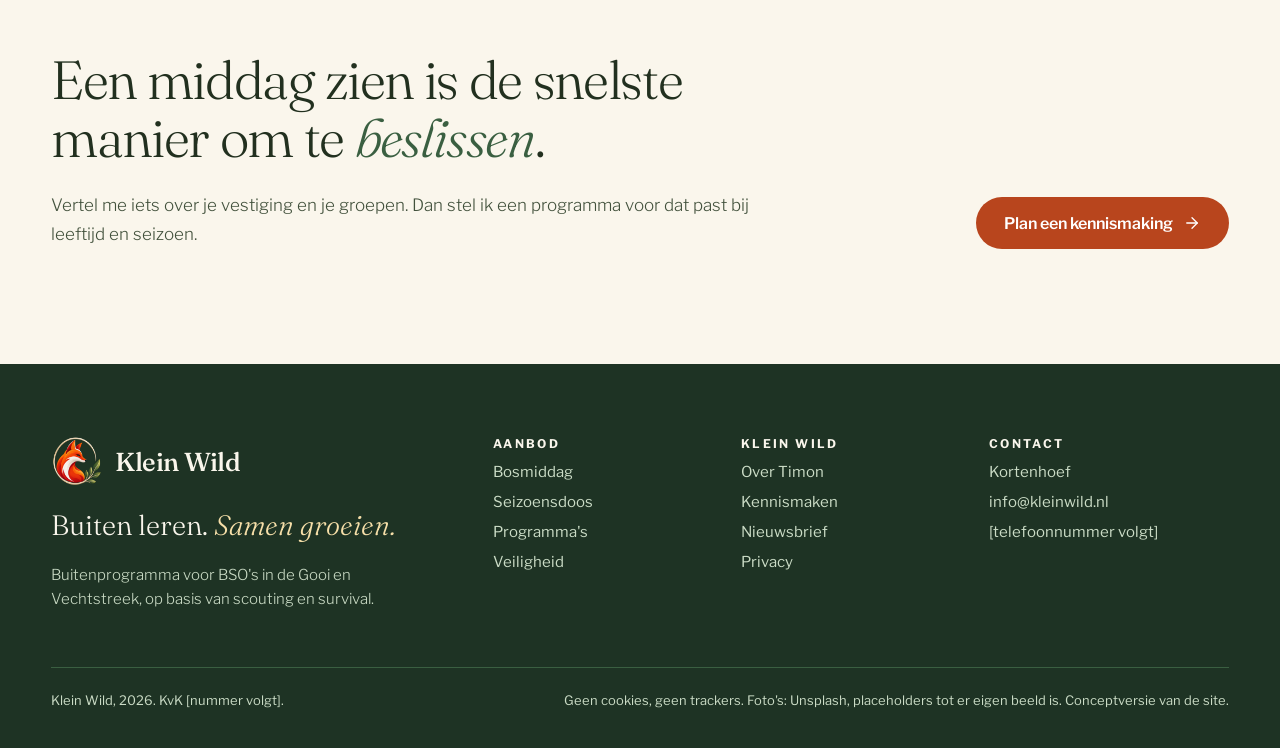
<file: bosmiddag.html>
<!doctype html>
<html lang="nl">
<head>
<meta charset="utf-8">
<meta name="viewport" content="width=device-width, initial-scale=1">
<title>De bosmiddag, Klein Wild</title>
<meta name="description" content="Drie uur in een bos bij jou in de buurt, gedraaid door gecertificeerde scoutingleiders. Met draaiboek, materiaal en plan B.">
<!-- Conceptversie: niet indexeren. Haal deze regel weg zodra de site af is. -->
<meta name="robots" content="noindex">
<meta name="theme-color" content="#1E3324">
<link rel="icon" type="image/png" href="img/favicon.png">
<link rel="apple-touch-icon" href="img/apple-touch-icon.png">
<link rel="preconnect" href="https://fonts.googleapis.com">
<link rel="preconnect" href="https://fonts.gstatic.com" crossorigin>
<link rel="stylesheet" href="https://fonts.googleapis.com/css2?family=Caveat:wght@500&amp;family=Fraunces:ital,opsz,wght@0,9..144,300;0,9..144,500;1,9..144,300;1,9..144,400&amp;family=Libre+Franklin:wght@300;400;600;700&amp;display=swap">
<link rel="stylesheet" href="css/site.css">
<style>
body{margin:0;background:#FAF6EC}
.kw{font-family:'Libre Franklin',sans-serif;color:#22301F;background:#FAF6EC}
.wrap{max-width:1280px;margin:0 auto;padding:0 clamp(16px,4vw,56px);box-sizing:border-box}
.eb{font-size:12px;letter-spacing:.2em;text-transform:uppercase;font-weight:700;color:#5E4128;display:flex;align-items:center;gap:12px;margin:0}
.eb::before{content:"";width:32px;height:2px;background:#E0A83B;flex:none}
.d1,.d2,.d3{font-family:'Fraunces',serif;font-weight:300;letter-spacing:-.025em;margin:0;color:#22301F}
.d1{font-size:clamp(44px,6vw,84px);line-height:1.02}
.d2{font-size:clamp(34px,4.2vw,58px);line-height:1.08}
.d3{font-size:clamp(22px,2vw,28px);line-height:1.2;font-weight:400;letter-spacing:-.01em}
.d1 em,.d2 em,.d3 em{font-style:italic;color:#3A5F41}
.lead{font-size:clamp(18px,1.5vw,21px);line-height:1.6;font-weight:300;color:#42513C;margin:0}
.tx{font-size:17px;line-height:1.7;font-weight:300;color:#42513C;margin:0}
.btn{display:inline-flex;align-items:center;gap:10px;min-height:52px;padding:0 28px;border-radius:999px;background:#B8451D;color:#fff;font-weight:600;font-size:16px;text-decoration:none;box-sizing:border-box}
.btn:hover{background:#9C3A18}
.lnk{display:inline-flex;align-items:center;gap:8px;color:#22301F;font-weight:600;font-size:16px;text-decoration:none;border-bottom:1px solid currentColor;padding-bottom:3px}
.hand{font-family:'Caveat',cursive;font-size:22px;color:#3A5F41;margin:0}
.dark .d2{color:#FAF6EC}.dark .d2 em{color:#F6DFA9}.dark .eb{color:#F6DFA9}.dark .lead,.dark .tx{color:#E4EEDE}
.row{display:flex;gap:24px;padding:20px 0;border-top:1px solid #DFD9C4;flex-wrap:wrap}
.row .t{flex:0 0 120px;font-family:'Fraunces',serif;font-style:italic;font-size:22px;color:#3A5F41}
.row .c{flex:1 1 320px}
.row b{display:block;font-weight:600;font-size:17px;margin-bottom:4px;color:#22301F}
.li{display:flex;gap:12px;align-items:flex-start;font-size:16px;line-height:1.55;font-weight:300;color:#42513C}
</style>
</head>
<body>
<a class="skip" href="#inhoud">Naar de inhoud</a>
<div class="tape" role="note" aria-label="Deze website is in opbouw"><div class="tape__text" aria-hidden="true"><span>In opbouw</span><span>In opbouw</span><span>In opbouw</span><span>In opbouw</span><span>In opbouw</span><span>In opbouw</span><span>In opbouw</span><span>In opbouw</span><span>In opbouw</span><span>In opbouw</span><span>In opbouw</span><span>In opbouw</span><span>In opbouw</span><span>In opbouw</span></div></div>
<div class="kw" style="width: 100%; overflow: hidden">
  <header class="kw-head" style="width: 100%; box-sizing: border-box; padding: 20px clamp(16px, 4vw, 56px); display: flex; flex-wrap: wrap; align-items: center; justify-content: space-between; gap: 16px 32px; font-family: 'Libre Franklin', sans-serif; color: #22301F; background: #FAF6EC; border-bottom: 1px solid #DFD9C4">
  <a href="index.html" style="display: flex; align-items: center; gap: 12px; text-decoration: none; color: #22301F">
    <img src="img/logo-fox.png" alt="" width="48" height="48" style="width: 48px; height: 48px">
    <span style="font-family: 'Fraunces', serif; font-weight: 500; font-size: 24px; letter-spacing: -0.02em">Klein Wild</span>
  </a>
  <nav class="kw-nav" aria-label="Hoofdmenu" style="display: flex; flex-wrap: wrap; align-items: center; gap: 8px 28px; font-size: 15px">
    <a href="bosmiddag.html" aria-current="page" style="color: #22301F">Bosmiddag</a>
    <a href="seizoensdoos.html" style="color: #22301F">Seizoensdoos</a>
    <a href="programmas.html" style="color: #22301F">Programma's</a>
    <a href="veiligheid.html" style="color: #22301F">Veiligheid</a>
    <a href="over.html" style="color: #22301F">Over</a>
    <a href="contact.html" style="color: #22301F; border: 1px solid #22301F; border-radius: 999px; padding: 10px 20px; min-height: 44px; box-sizing: border-box; display: inline-flex; align-items: center">Kennismaken</a>
  </nav>
</header>

  <section id="inhoud" class="wrap" style="padding-top: clamp(56px, 7vw, 104px); padding-bottom: clamp(64px, 8vw, 120px); display: flex; flex-wrap: wrap; gap: 56px; align-items: flex-end">
    <div style="flex: 1 1 560px; display: flex; flex-direction: column; gap: 28px">
      <p class="eb">De begeleide bosmiddag</p>
      <h1 class="d1">Drie uur in het bos, <em>uitgewerkt</em> tot op de minuut.</h1>
      <p class="lead" style="max-width: 600px">Gecertificeerde scoutingleiders draaien een volledig programma in een bos bij jou in de buurt. Jouw medewerkers lopen mee, zien hoe het werkt en houden het draaiboek.</p>
      <div style="display: flex; flex-wrap: wrap; gap: 10px">
        <span style="display: inline-flex; align-items: center; min-height: 36px; padding: 0 14px; border: 1px solid #CFC7AA; border-radius: 999px; font-size: 14px; color: #42513C">3 uur</span>
        <span style="display: inline-flex; align-items: center; min-height: 36px; padding: 0 14px; border: 1px solid #CFC7AA; border-radius: 999px; font-size: 14px; color: #42513C">8 tot 12 jaar, varianten per leeftijd</span>
        <span style="display: inline-flex; align-items: center; min-height: 36px; padding: 0 14px; border: 1px solid #CFC7AA; border-radius: 999px; font-size: 14px; color: #42513C">Hele jaar, ook in de winter</span>
      </div>
    </div>
    <figure style="flex: 1 1 380px; max-width: 520px; margin: 0">
      <img fetchpriority="high" src="img/groep-pad.jpg" alt="Vijf kinderen lopen hand in hand over een bospad, van achteren gezien" style="width: 100%; height: clamp(460px, 46vw, 640px); object-fit: cover; border-radius: 999px 999px 16px 16px">
    </figure>
  </section>

  <section style="background: #F2EBDA; padding: clamp(80px, 9vw, 128px) 0">
    <div class="wrap" style="display: flex; flex-wrap: wrap; gap: 64px">
      <div style="flex: 1 1 360px; display: flex; flex-direction: column; gap: 24px">
        <p class="eb">Verloop</p>
        <h2 class="d2">Zo ziet een <em>middag</em> eruit</h2>
        <p class="tx">Elk programma volgt dezelfde boog: aankomen, energie opbouwen, een dubbele piek in het hoofdspel, herstel, iets maken met de handen en tot rust komen rond vuur of verhaal.</p>
        <div style="background: #FBEECB; border-radius: 16px; padding: 24px; display: flex; flex-direction: column; gap: 10px; margin-top: 8px">
          <span style="font-size: 12px; letter-spacing: .18em; text-transform: uppercase; font-weight: 700; color: #5E4128">Waarom twee keer 25 minuten</span>
          <p class="tx" style="font-size: 15px">Na 30 tot 40 minuten verlies je een groep. Met een wissel halverwege, nieuwe teams of een nieuwe regel, blijft iedereen erbij. Kinderen oefenen zo ook opschakelen en weer afschakelen, zonder dat het een les wordt.</p>
        </div>
      </div>
      <div style="flex: 1.4 1 520px">
        <div class="row"><span class="t">vooraf</span><div class="c"><b>Terrein verkennen en grenzen markeren</b><p class="tx" style="font-size: 15px">De leiding zet de grenzen uit met lint. Een denkbeeldige lijn in het bos bestaat na twee minuten niet meer.</p></div></div>
        <div class="row"><span class="t">20 min</span><div class="c"><b>Aankomst, kennismaking en opwarmspel</b><p class="tx" style="font-size: 15px">Bijvoorbeeld Hollandse leeuwen of stand in de mand.</p></div></div>
        <div class="row"><span class="t">10 min</span><div class="c"><b>Uitleg hoofdspel</b></div></div>
        <div class="row"><span class="t">2 × 25 min</span><div class="c"><b>Hoofdspel, met een wissel halverwege</b><p class="tx" style="font-size: 15px">Nieuwe teams, een nieuwe regel of een plotwending.</p></div></div>
        <div class="row"><span class="t">15 min</span><div class="c"><b>Drinken en uitleg van het vervolg</b></div></div>
        <div class="row"><span class="t">30 min</span><div class="c"><b>Bouwen</b><p class="tx" style="font-size: 15px">Een kampvuur, een hut of een zitplek.</p></div></div>
        <div class="row"><span class="t">slot</span><div class="c"><b>Vuur of verhaal</b><p class="tx" style="font-size: 15px">Broodjes roosteren, weerwolven of verhalen vertellen.</p></div></div>
        <div class="row" style="border-bottom: 1px solid #DFD9C4"><span class="t">15 min</span><div class="c"><b>Afsluiten en opruimen</b><p class="tx" style="font-size: 15px">Met een kort slotritueel, zodat de middag ergens eindigt.</p></div></div>
      </div>
    </div>
  </section>

  <section class="wrap" style="padding-top: clamp(80px, 9vw, 128px); padding-bottom: clamp(80px, 9vw, 128px); display: flex; flex-direction: column; gap: 48px">
    <div style="display: flex; flex-direction: column; gap: 24px; max-width: 760px">
      <p class="eb">Afspraken</p>
      <h2 class="d2">Wat ik regel, en wat <em>jij</em> regelt</h2>
    </div>
    <div style="display: grid; grid-template-columns: repeat(auto-fit, minmax(300px, 1fr)); gap: 32px">
      <div style="background: #FFFFFF; border: 1px solid #DFD9C4; border-radius: 16px; padding: 32px; display: flex; flex-direction: column; gap: 16px">
        <h3 class="d3">Ik regel</h3>
        <p class="li"><svg width="20" height="20" viewBox="0 0 24 24" fill="none" stroke="#2B4A35" stroke-width="1.75" stroke-linecap="round" stroke-linejoin="round" aria-hidden="true" style="flex: none; margin-top: 2px"><path d="M20 6 9 17l-5-5"></path></svg>Het programma en het draaiboek, vooraf toegestuurd</p>
        <p class="li"><svg width="20" height="20" viewBox="0 0 24 24" fill="none" stroke="#2B4A35" stroke-width="1.75" stroke-linecap="round" stroke-linejoin="round" aria-hidden="true" style="flex: none; margin-top: 2px"><path d="M20 6 9 17l-5-5"></path></svg>Gecertificeerde scoutingleiding van een lokale scoutinggroep</p>
        <p class="li"><svg width="20" height="20" viewBox="0 0 24 24" fill="none" stroke="#2B4A35" stroke-width="1.75" stroke-linecap="round" stroke-linejoin="round" aria-hidden="true" style="flex: none; margin-top: 2px"><path d="M20 6 9 17l-5-5"></path></svg>Al het materiaal dat het programma vraagt, tot het markeerlint toe</p>
        <p class="li"><svg width="20" height="20" viewBox="0 0 24 24" fill="none" stroke="#2B4A35" stroke-width="1.75" stroke-linecap="round" stroke-linejoin="round" aria-hidden="true" style="flex: none; margin-top: 2px"><path d="M20 6 9 17l-5-5"></path></svg>Veiligheidsprotocol en een plan B voor slecht weer</p>
      </div>
      <div style="background: #FFFFFF; border: 1px solid #DFD9C4; border-radius: 16px; padding: 32px; display: flex; flex-direction: column; gap: 16px">
        <h3 class="d3">Jij regelt</h3>
        <p class="li"><svg width="20" height="20" viewBox="0 0 24 24" fill="none" stroke="#2B4A35" stroke-width="1.75" stroke-linecap="round" stroke-linejoin="round" aria-hidden="true" style="flex: none; margin-top: 2px"><path d="M20 6 9 17l-5-5"></path></svg>De groep, en medewerkers die meelopen</p>
        <p class="li"><svg width="20" height="20" viewBox="0 0 24 24" fill="none" stroke="#2B4A35" stroke-width="1.75" stroke-linecap="round" stroke-linejoin="round" aria-hidden="true" style="flex: none; margin-top: 2px"><path d="M20 6 9 17l-5-5"></path></svg>Kleding voor buiten, ook als het regent</p>
        <p class="li"><svg width="20" height="20" viewBox="0 0 24 24" fill="none" stroke="#2B4A35" stroke-width="1.75" stroke-linecap="round" stroke-linejoin="round" aria-hidden="true" style="flex: none; margin-top: 2px"><path d="M20 6 9 17l-5-5"></path></svg>[Afspraak over vervoer naar het bos volgt]</p>
      </div>
      <div style="background: #2B4A35; border-radius: 16px; padding: 32px; display: flex; flex-direction: column; gap: 16px; color: #FAF6EC">
        <span style="font-size: 12px; letter-spacing: .18em; text-transform: uppercase; font-weight: 700; color: #F6DFA9">Prijs</span>
        <p style="margin: 0; font-family: 'Fraunces', serif; font-weight: 300; font-size: 44px; line-height: 1.1">[prijs volgt]</p>
        <p style="margin: 0; font-size: 15px; line-height: 1.6; font-weight: 300; color: #E4EEDE">Per programma, exclusief btw. Het eerste gesprek is vrijblijvend. Pas als we allebei weten wat er gebeurt, plannen we de middag.</p>
      </div>
    </div>
  </section>

  <section style="display: grid; grid-template-columns: repeat(auto-fit, minmax(280px, 1fr))">
    <img loading="lazy" decoding="async" src="img/vuur-marshmallow.jpg" alt="Marshmallows aan stokken boven een vuurschaal" style="width: 100%; height: 420px; object-fit: cover; display: block">
    <img loading="lazy" decoding="async" src="img/takkenhut.jpg" alt="Een hut van takken in een herfstbos" style="width: 100%; height: 420px; object-fit: cover; display: block">
    <img loading="lazy" decoding="async" src="img/snijden.jpg" alt="Handen snijden met een zakmes een tak bij" style="width: 100%; height: 420px; object-fit: cover; display: block">
  </section>

  <section class="wrap" style="padding-top: clamp(80px, 9vw, 128px); padding-bottom: clamp(80px, 9vw, 128px); display: flex; flex-wrap: wrap; justify-content: space-between; align-items: flex-end; gap: 32px">
    <div style="display: flex; flex-direction: column; gap: 24px; max-width: 720px">
      <h2 class="d2">Een middag zien is de snelste manier om te <em>beslissen</em>.</h2>
      <p class="tx">Vertel me iets over je vestiging en je groepen. Dan stel ik een programma voor dat past bij leeftijd en seizoen.</p>
    </div>
    <a class="btn" href="contact.html">Plan een kennismaking <svg width="18" height="18" viewBox="0 0 24 24" fill="none" stroke="currentColor" stroke-width="1.75" stroke-linecap="round" stroke-linejoin="round" aria-hidden="true"><path d="M5 12h14"></path><path d="m12 5 7 7-7 7"></path></svg></a>
  </section>

  <footer class="kw-foot" style="width: 100%; box-sizing: border-box; background: #1E3324; color: #CBDCC6; font-family: 'Libre Franklin', sans-serif; padding: 72px clamp(16px, 4vw, 56px) 40px">
  <div style="max-width: 1280px; margin: 0 auto; display: flex; flex-wrap: wrap; gap: 48px; justify-content: space-between">
    <div style="flex: 1 1 320px; max-width: 420px; display: flex; flex-direction: column; gap: 20px">
      <div style="display: flex; align-items: center; gap: 12px">
        <img src="img/logo-fox-on-dark.png" alt="" width="52" height="52" style="width: 52px; height: 52px">
        <span style="font-family: 'Fraunces', serif; font-weight: 500; font-size: 26px; color: #FAF6EC; letter-spacing: -0.02em">Klein Wild</span>
      </div>
      <p style="margin: 0; font-family: 'Fraunces', serif; font-weight: 300; font-size: 28px; line-height: 1.25; color: #FAF6EC">Buiten leren. <span style="font-style: italic; color: #F6DFA9">Samen groeien.</span></p>
      <p style="margin: 0; font-size: 15px; line-height: 1.6; font-weight: 300">Buitenprogramma voor BSO's in de Gooi en Vechtstreek, op basis van scouting en survival.</p>
    </div>
    <nav aria-label="Voetmenu" style="flex: 0 1 200px; display: flex; flex-direction: column; gap: 12px; font-size: 15px">
      <span style="font-size: 12px; letter-spacing: 0.2em; text-transform: uppercase; font-weight: 700; color: #FAF6EC">Aanbod</span>
      <a href="bosmiddag.html">Bosmiddag</a>
      <a href="seizoensdoos.html">Seizoensdoos</a>
      <a href="programmas.html">Programma's</a>
      <a href="veiligheid.html">Veiligheid</a>
    </nav>
    <nav aria-label="Over Klein Wild" style="flex: 0 1 200px; display: flex; flex-direction: column; gap: 12px; font-size: 15px">
      <span style="font-size: 12px; letter-spacing: 0.2em; text-transform: uppercase; font-weight: 700; color: #FAF6EC">Klein Wild</span>
      <a href="over.html">Over Timon</a>
      <a href="contact.html">Kennismaken</a>
      <a href="contact.html">Nieuwsbrief</a>
      <a href="contact.html">Privacy</a>
    </nav>
    <div style="flex: 0 1 240px; display: flex; flex-direction: column; gap: 12px; font-size: 15px">
      <span style="font-size: 12px; letter-spacing: 0.2em; text-transform: uppercase; font-weight: 700; color: #FAF6EC">Contact</span>
      <span>Kortenhoef</span>
      <a href="mailto:info@kleinwild.nl">info@kleinwild.nl</a>
      <span>[telefoonnummer volgt]</span>
    </div>
  </div>
  <div style="max-width: 1280px; margin: 56px auto 0; padding-top: 24px; border-top: 1px solid #3A5F41; display: flex; flex-wrap: wrap; gap: 12px 32px; justify-content: space-between; font-size: 13px; color: #CBDCC6">
    <span>Klein Wild, 2026. KvK [nummer volgt].</span>
    <span>Geen cookies, geen trackers. Foto's: Unsplash, placeholders tot er eigen beeld is. Conceptversie van de site.</span>
  </div>
</footer>
</div>
</body>
</html>
</file>
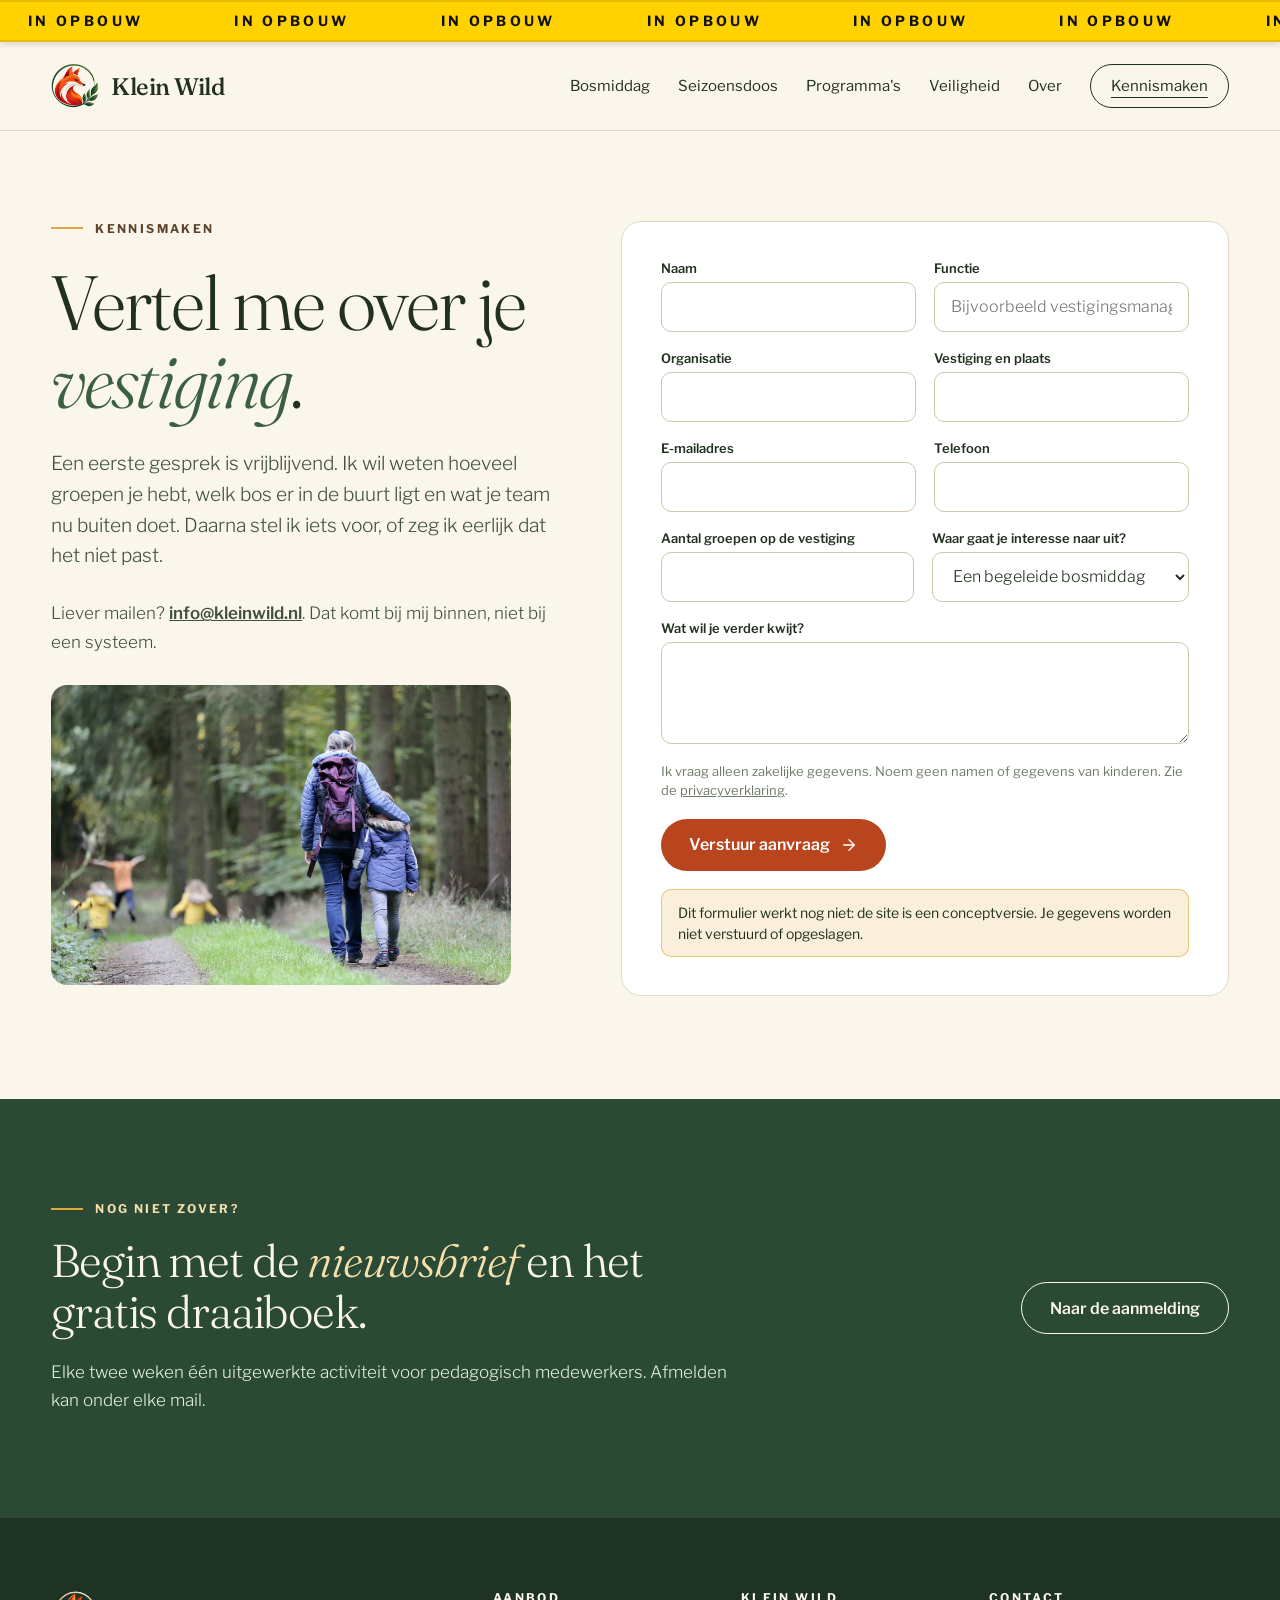
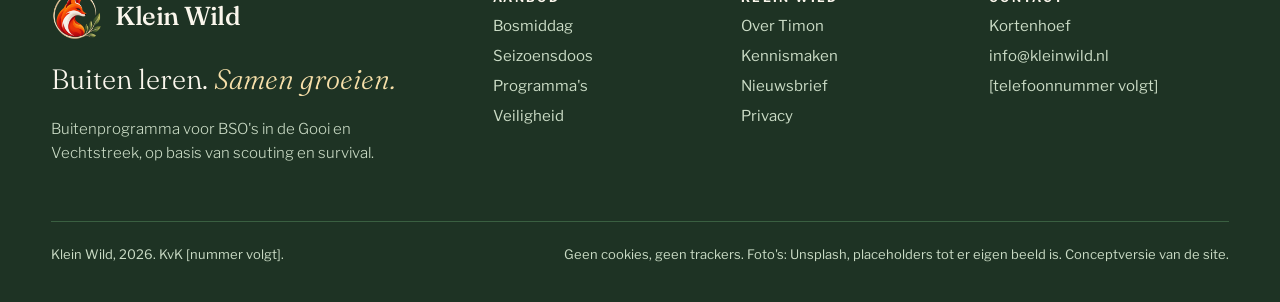
<file: contact.html>
<!doctype html>
<html lang="nl">
<head>
<meta charset="utf-8">
<meta name="viewport" content="width=device-width, initial-scale=1">
<title>Kennismaken, Klein Wild</title>
<meta name="description" content="Vraag een vrijblijvend kennismakingsgesprek aan. Vertel iets over je vestiging, dan stel ik een programma voor dat past.">
<!-- Conceptversie: niet indexeren. Haal deze regel weg zodra de site af is. -->
<meta name="robots" content="noindex">
<meta name="theme-color" content="#1E3324">
<link rel="icon" type="image/png" href="img/favicon.png">
<link rel="apple-touch-icon" href="img/apple-touch-icon.png">
<link rel="preconnect" href="https://fonts.googleapis.com">
<link rel="preconnect" href="https://fonts.gstatic.com" crossorigin>
<link rel="stylesheet" href="https://fonts.googleapis.com/css2?family=Caveat:wght@500&amp;family=Fraunces:ital,opsz,wght@0,9..144,300;0,9..144,500;1,9..144,300;1,9..144,400&amp;family=Libre+Franklin:wght@300;400;600;700&amp;display=swap">
<link rel="stylesheet" href="css/site.css">
<style>
body{margin:0;background:#FAF6EC}
.kw{font-family:'Libre Franklin',sans-serif;color:#22301F;background:#FAF6EC}
.wrap{max-width:1280px;margin:0 auto;padding:0 clamp(16px,4vw,56px);box-sizing:border-box}
.eb{font-size:12px;letter-spacing:.2em;text-transform:uppercase;font-weight:700;color:#5E4128;display:flex;align-items:center;gap:12px;margin:0}
.eb::before{content:"";width:32px;height:2px;background:#E0A83B;flex:none}
.d1,.d2{font-family:'Fraunces',serif;font-weight:300;letter-spacing:-.025em;margin:0;color:#22301F}
.d1{font-size:clamp(44px,6vw,84px);line-height:1.02}
.d2{font-size:clamp(32px,3.6vw,48px);line-height:1.1}
.d1 em,.d2 em{font-style:italic;color:#3A5F41}
.dark .d2{color:#FAF6EC}.dark .d2 em{color:#F6DFA9}.dark .eb{color:#F6DFA9}.dark .tx{color:#E4EEDE}
.lead{font-size:clamp(18px,1.5vw,21px);line-height:1.6;font-weight:300;color:#42513C;margin:0}
.tx{font-size:17px;line-height:1.7;font-weight:300;color:#42513C;margin:0}
.btn{display:inline-flex;align-items:center;gap:10px;min-height:52px;padding:0 28px;border-radius:999px;background:#B8451D;color:#fff;font-weight:600;font-size:16px;text-decoration:none;box-sizing:border-box;border:0;cursor:pointer;font-family:inherit}
.btn:hover{background:#9C3A18}
.f{display:flex;flex-direction:column;gap:6px;font-size:13px;font-weight:600;color:#22301F;flex:1 1 240px}
.f input,.f textarea,.f select{min-height:50px;border-radius:10px;border:1px solid #CFC7AA;background:#FFFFFF;color:#22301F;padding:12px 16px;font:300 16px 'Libre Franklin',sans-serif;box-sizing:border-box}
.ghost{display:inline-flex;align-items:center;min-height:52px;padding:0 28px;border-radius:999px;border:1px solid #FAF6EC;color:#FAF6EC;font-weight:600;font-size:16px;text-decoration:none;background:transparent;cursor:pointer;font-family:inherit}
</style>
</head>
<body>
<a class="skip" href="#inhoud">Naar de inhoud</a>
<div class="tape" role="note" aria-label="Deze website is in opbouw"><div class="tape__text" aria-hidden="true"><span>In opbouw</span><span>In opbouw</span><span>In opbouw</span><span>In opbouw</span><span>In opbouw</span><span>In opbouw</span><span>In opbouw</span><span>In opbouw</span><span>In opbouw</span><span>In opbouw</span><span>In opbouw</span><span>In opbouw</span><span>In opbouw</span><span>In opbouw</span></div></div>
<div class="kw" style="width: 100%; overflow: hidden">
  <header class="kw-head" style="width: 100%; box-sizing: border-box; padding: 20px clamp(16px, 4vw, 56px); display: flex; flex-wrap: wrap; align-items: center; justify-content: space-between; gap: 16px 32px; font-family: 'Libre Franklin', sans-serif; color: #22301F; background: #FAF6EC; border-bottom: 1px solid #DFD9C4">
  <a href="index.html" style="display: flex; align-items: center; gap: 12px; text-decoration: none; color: #22301F">
    <img src="img/logo-fox.png" alt="" width="48" height="48" style="width: 48px; height: 48px">
    <span style="font-family: 'Fraunces', serif; font-weight: 500; font-size: 24px; letter-spacing: -0.02em">Klein Wild</span>
  </a>
  <nav class="kw-nav" aria-label="Hoofdmenu" style="display: flex; flex-wrap: wrap; align-items: center; gap: 8px 28px; font-size: 15px">
    <a href="bosmiddag.html" style="color: #22301F">Bosmiddag</a>
    <a href="seizoensdoos.html" style="color: #22301F">Seizoensdoos</a>
    <a href="programmas.html" style="color: #22301F">Programma's</a>
    <a href="veiligheid.html" style="color: #22301F">Veiligheid</a>
    <a href="over.html" style="color: #22301F">Over</a>
    <a href="contact.html" aria-current="page" style="color: #22301F; border: 1px solid #22301F; border-radius: 999px; padding: 10px 20px; min-height: 44px; box-sizing: border-box; display: inline-flex; align-items: center">Kennismaken</a>
  </nav>
</header>

  <section id="inhoud" class="wrap" style="padding-top: clamp(56px, 7vw, 104px); padding-bottom: clamp(72px, 8vw, 120px); display: flex; flex-wrap: wrap; gap: 64px; align-items: flex-start">
    <div style="flex: 1 1 400px; display: flex; flex-direction: column; gap: 28px">
      <p class="eb">Kennismaken</p>
      <h1 class="d1">Vertel me over je <em>vestiging</em>.</h1>
      <p class="lead">Een eerste gesprek is vrijblijvend. Ik wil weten hoeveel groepen je hebt, welk bos er in de buurt ligt en wat je team nu buiten doet. Daarna stel ik iets voor, of zeg ik eerlijk dat het niet past.</p>
      <p class="tx">Liever mailen? <a href="mailto:info@kleinwild.nl" style="color:inherit;font-weight:600">info@kleinwild.nl</a>. Dat komt bij mij binnen, niet bij een systeem.</p>
      <img fetchpriority="high" src="img/hero-bospad.jpg" alt="Een volwassene loopt met een kind over een bospad" style="width: 100%; max-width: 460px; height: 300px; object-fit: cover; border-radius: 16px">
    </div>
    <form onsubmit="return false" style="flex: 1.2 1 480px; background: #FFFFFF; border: 1px solid #DFD9C4; border-radius: 20px; padding: clamp(24px, 3vw, 40px); display: flex; flex-wrap: wrap; gap: 18px">
      <label class="f">Naam<input type="text" name="naam"></label>
      <label class="f">Functie<input type="text" name="functie" placeholder="Bijvoorbeeld vestigingsmanager"></label>
      <label class="f">Organisatie<input type="text" name="organisatie"></label>
      <label class="f">Vestiging en plaats<input type="text" name="vestiging"></label>
      <label class="f">E-mailadres<input type="email" name="email"></label>
      <label class="f">Telefoon<input type="tel" name="telefoon"></label>
      <label class="f">Aantal groepen op de vestiging<input type="number" name="groepen" min="1"></label>
      <label class="f">Waar gaat je interesse naar uit?<select name="interesse"><option>Een begeleide bosmiddag</option><option>De seizoensdoos</option><option>Nog geen idee, eerst praten</option></select></label>
      <label class="f" style="flex-basis: 100%">Wat wil je verder kwijt?<textarea name="bericht" rows="4"></textarea></label>
      <p style="margin: 0; flex-basis: 100%; font-size: 13px; line-height: 1.5; color: #6E7A66">Ik vraag alleen zakelijke gegevens. Noem geen namen of gegevens van kinderen. Zie de <a href="privacy.html" style="color:inherit">privacyverklaring</a>.</p>
      <button type="submit" aria-disabled="true" class="btn">Verstuur aanvraag <svg width="18" height="18" viewBox="0 0 24 24" fill="none" stroke="currentColor" stroke-width="1.75" stroke-linecap="round" stroke-linejoin="round" aria-hidden="true"><path d="M5 12h14"></path><path d="m12 5 7 7-7 7"></path></svg></button>
    <p class="form-note" style="color:#22301F">Dit formulier werkt nog niet: de site is een conceptversie. Je gegevens worden niet verstuurd of opgeslagen.</p></form>
  </section>

  <section class="dark" style="background: #2B4A35; padding: clamp(64px, 8vw, 104px) 0">
    <div class="wrap" style="display: flex; flex-wrap: wrap; gap: 48px; align-items: center; justify-content: space-between">
      <div style="flex: 1 1 520px; display: flex; flex-direction: column; gap: 20px; max-width: 680px">
        <p class="eb">Nog niet zover?</p>
        <h2 class="d2">Begin met de <em>nieuwsbrief</em> en het gratis draaiboek.</h2>
        <p class="tx">Elke twee weken één uitgewerkte activiteit voor pedagogisch medewerkers. Afmelden kan onder elke mail.</p>
      </div>
      <a class="ghost" href="nieuwsbrief.html">Naar de aanmelding</a>
    </div>
  </section>

  <footer class="kw-foot" style="width: 100%; box-sizing: border-box; background: #1E3324; color: #CBDCC6; font-family: 'Libre Franklin', sans-serif; padding: 72px clamp(16px, 4vw, 56px) 40px">
  <div style="max-width: 1280px; margin: 0 auto; display: flex; flex-wrap: wrap; gap: 48px; justify-content: space-between">
    <div style="flex: 1 1 320px; max-width: 420px; display: flex; flex-direction: column; gap: 20px">
      <div style="display: flex; align-items: center; gap: 12px">
        <img src="img/logo-fox-on-dark.png" alt="" width="52" height="52" style="width: 52px; height: 52px">
        <span style="font-family: 'Fraunces', serif; font-weight: 500; font-size: 26px; color: #FAF6EC; letter-spacing: -0.02em">Klein Wild</span>
      </div>
      <p style="margin: 0; font-family: 'Fraunces', serif; font-weight: 300; font-size: 28px; line-height: 1.25; color: #FAF6EC">Buiten leren. <span style="font-style: italic; color: #F6DFA9">Samen groeien.</span></p>
      <p style="margin: 0; font-size: 15px; line-height: 1.6; font-weight: 300">Buitenprogramma voor BSO's in de Gooi en Vechtstreek, op basis van scouting en survival.</p>
    </div>
    <nav aria-label="Voetmenu" style="flex: 0 1 200px; display: flex; flex-direction: column; gap: 12px; font-size: 15px">
      <span style="font-size: 12px; letter-spacing: 0.2em; text-transform: uppercase; font-weight: 700; color: #FAF6EC">Aanbod</span>
      <a href="bosmiddag.html">Bosmiddag</a>
      <a href="seizoensdoos.html">Seizoensdoos</a>
      <a href="programmas.html">Programma's</a>
      <a href="veiligheid.html">Veiligheid</a>
    </nav>
    <nav aria-label="Over Klein Wild" style="flex: 0 1 200px; display: flex; flex-direction: column; gap: 12px; font-size: 15px">
      <span style="font-size: 12px; letter-spacing: 0.2em; text-transform: uppercase; font-weight: 700; color: #FAF6EC">Klein Wild</span>
      <a href="over.html">Over Timon</a>
      <a href="contact.html">Kennismaken</a>
      <a href="contact.html">Nieuwsbrief</a>
      <a href="contact.html">Privacy</a>
    </nav>
    <div style="flex: 0 1 240px; display: flex; flex-direction: column; gap: 12px; font-size: 15px">
      <span style="font-size: 12px; letter-spacing: 0.2em; text-transform: uppercase; font-weight: 700; color: #FAF6EC">Contact</span>
      <span>Kortenhoef</span>
      <a href="mailto:info@kleinwild.nl">info@kleinwild.nl</a>
      <span>[telefoonnummer volgt]</span>
    </div>
  </div>
  <div style="max-width: 1280px; margin: 56px auto 0; padding-top: 24px; border-top: 1px solid #3A5F41; display: flex; flex-wrap: wrap; gap: 12px 32px; justify-content: space-between; font-size: 13px; color: #CBDCC6">
    <span>Klein Wild, 2026. KvK [nummer volgt].</span>
    <span>Geen cookies, geen trackers. Foto's: Unsplash, placeholders tot er eigen beeld is. Conceptversie van de site.</span>
  </div>
</footer>
</div>
</body>
</html>
</file>
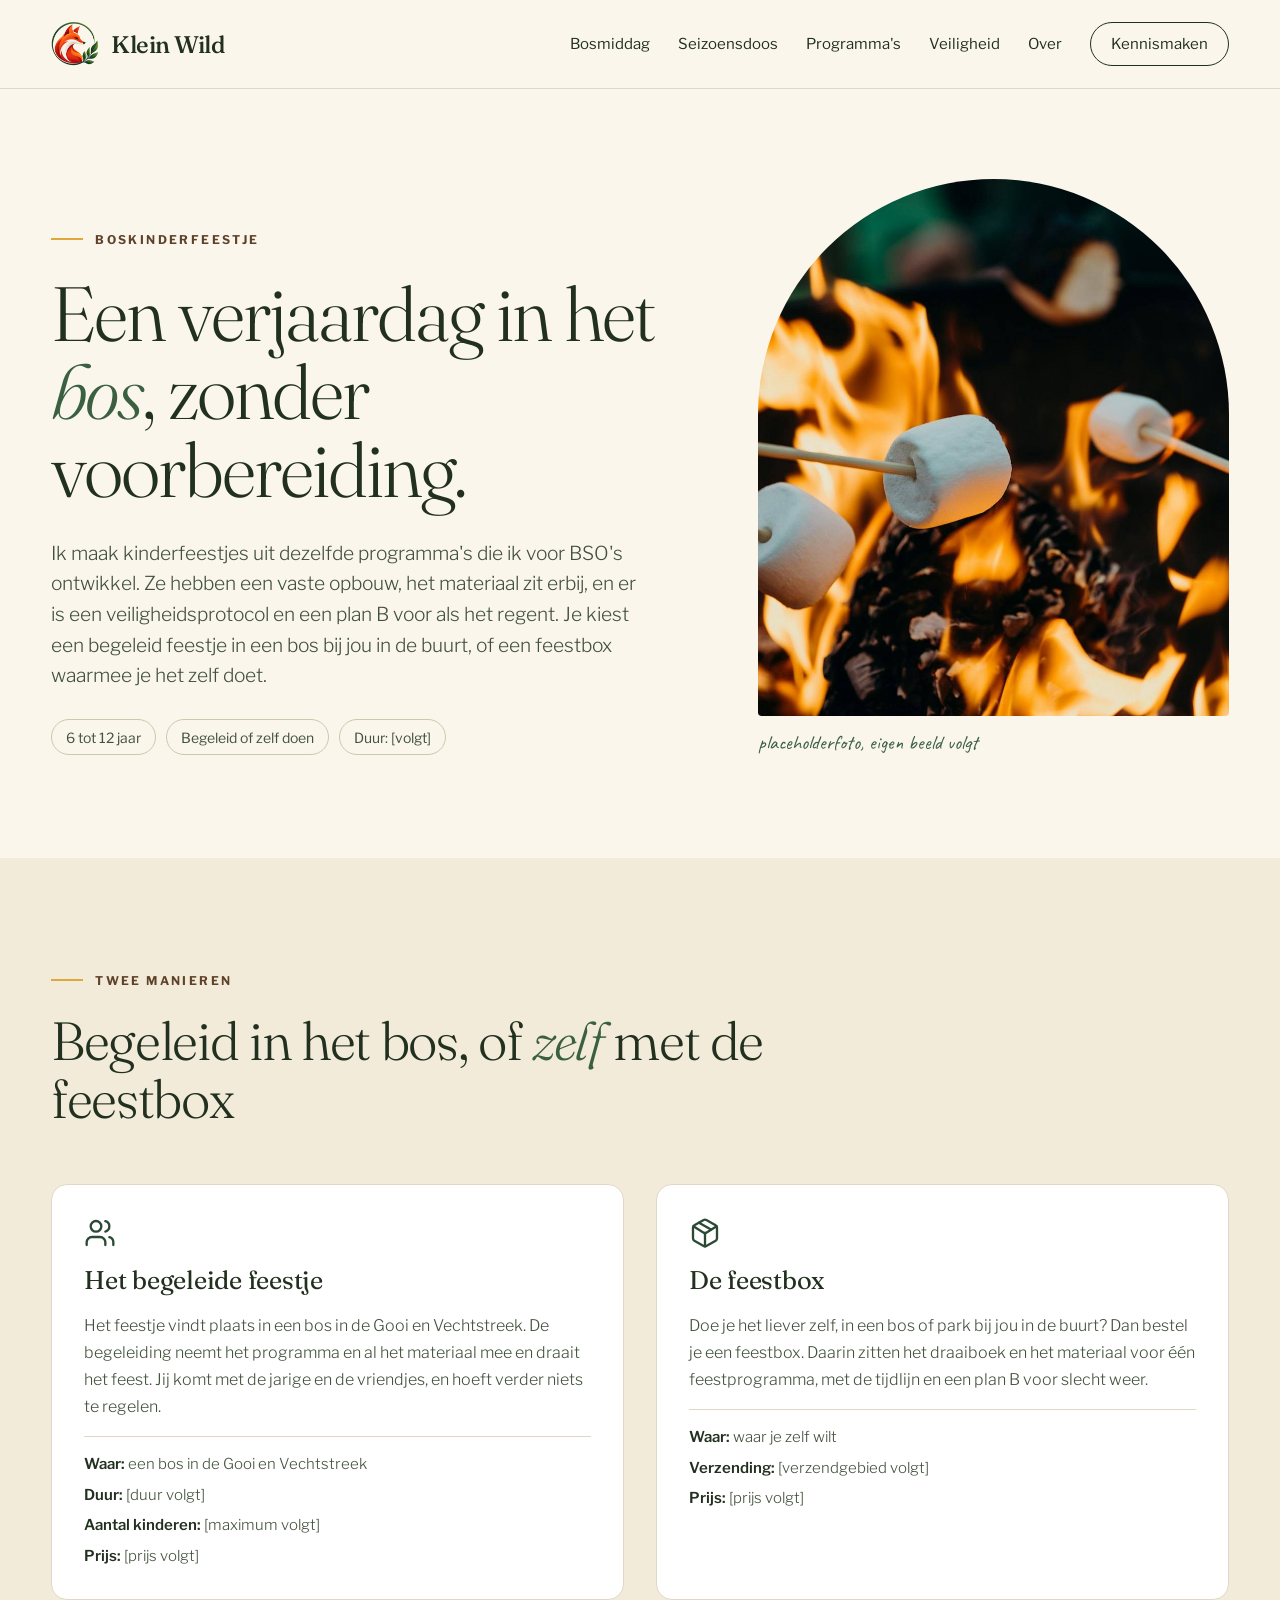
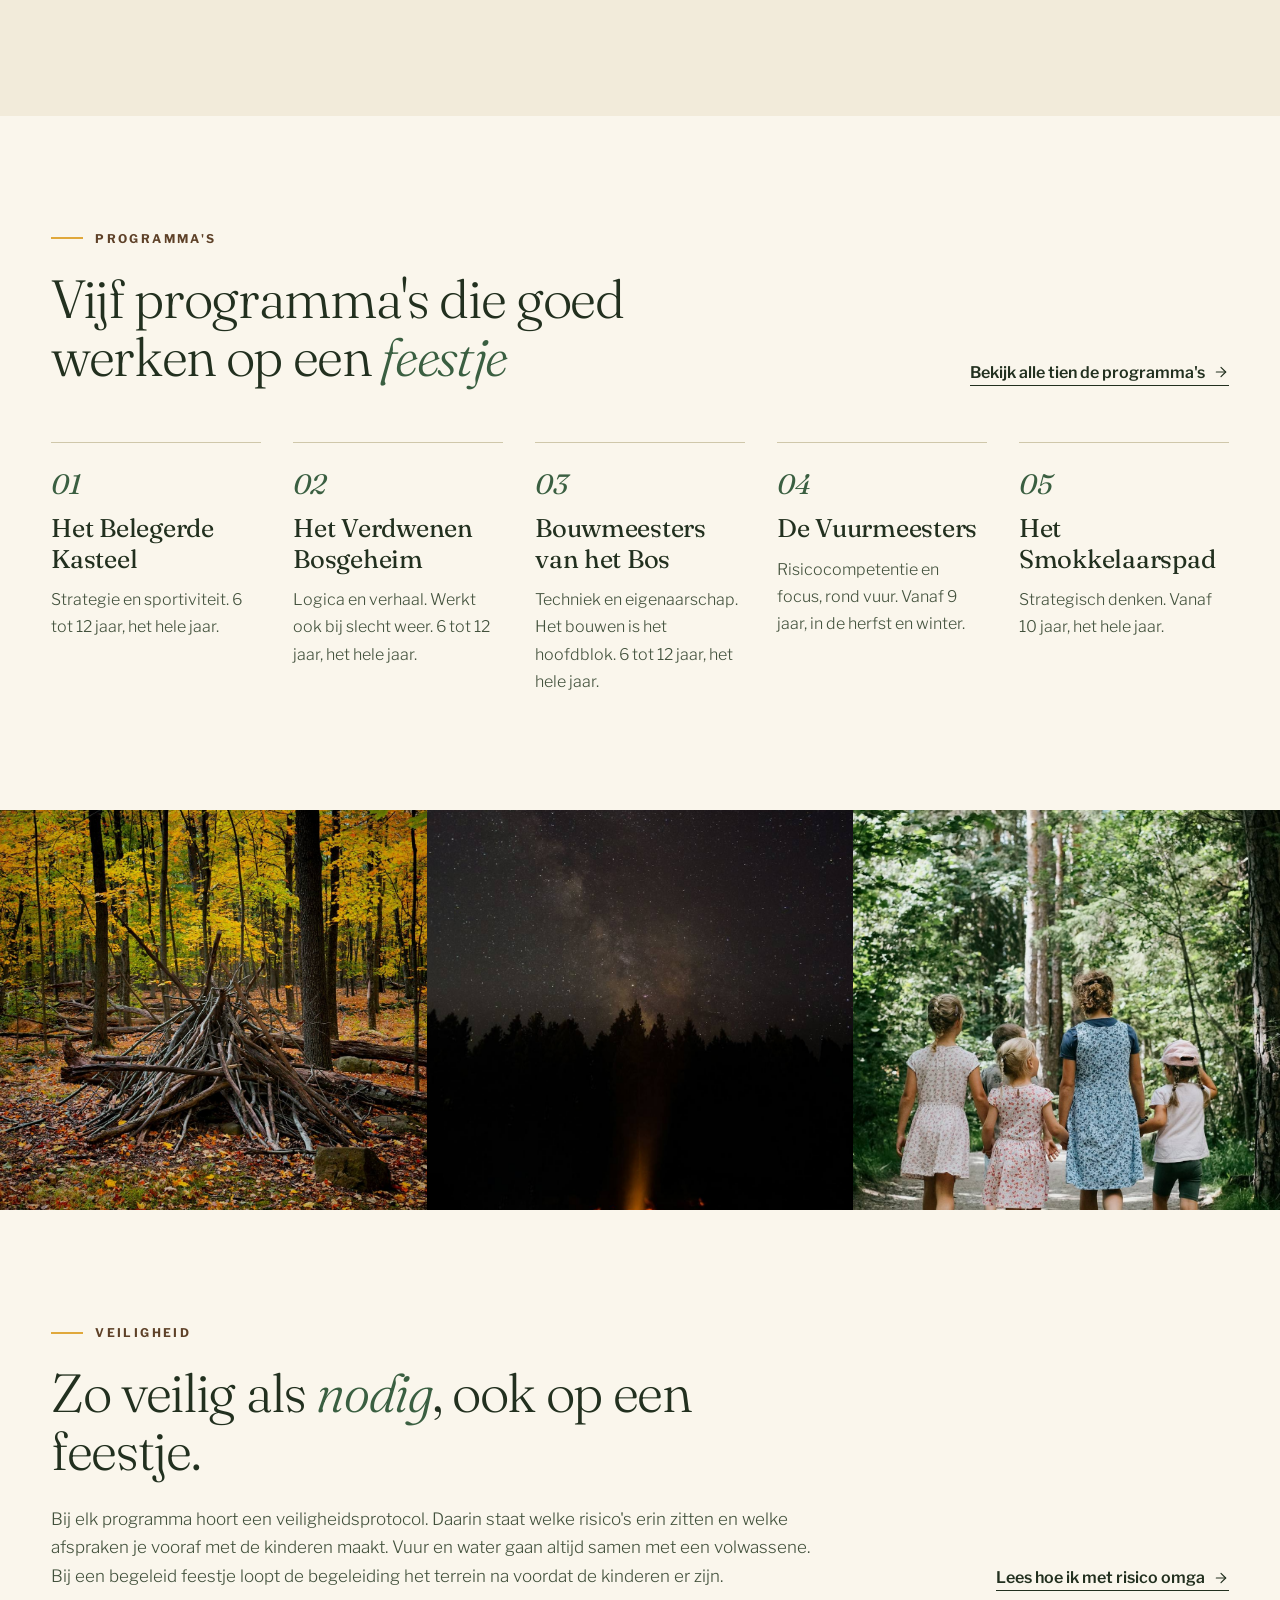
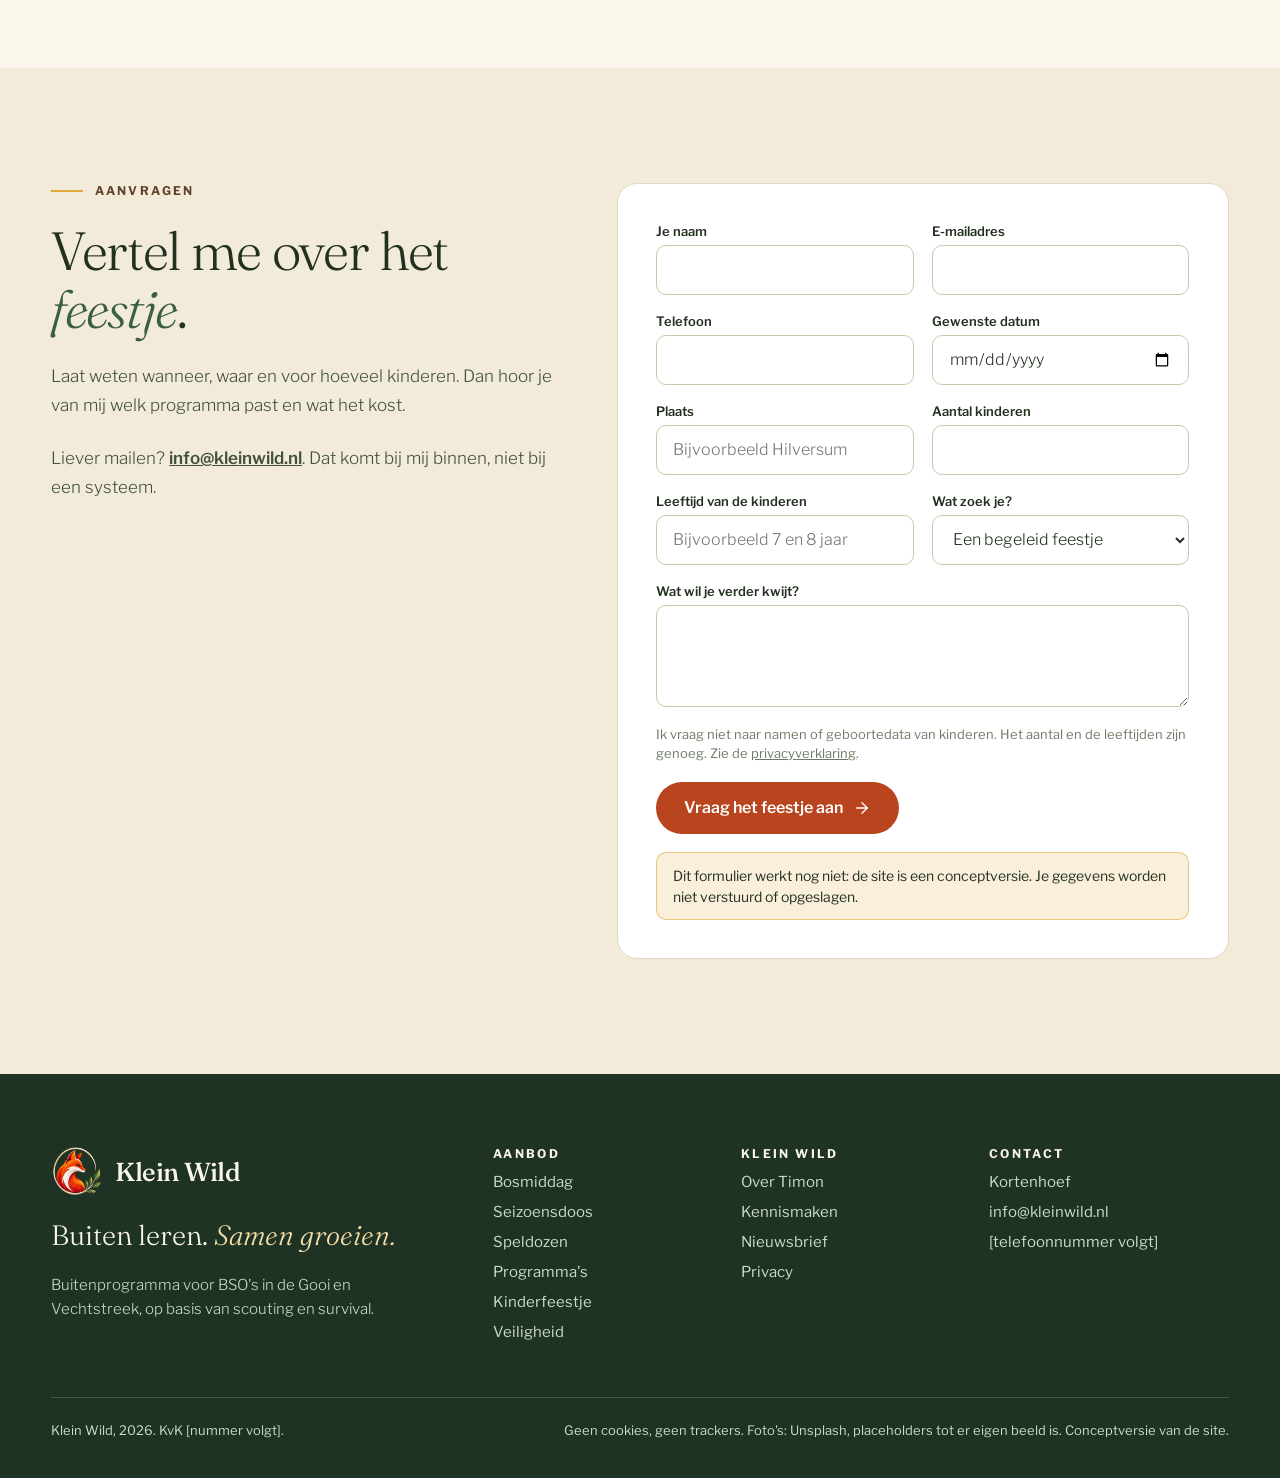
<file: kinderfeestje.html>
<!doctype html>
<html lang="nl">
<head>
<meta charset="utf-8">
<meta name="viewport" content="width=device-width, initial-scale=1">
<title>Boskinderfeestje in de Gooi en Vechtstreek, Klein Wild</title>
<meta name="description" content="Een verjaardagsfeestje in het bos voor kinderen van 6 tot 12, begeleid en met al het materiaal. Doe je het liever zelf, dan is er de feestbox.">
<!-- Conceptversie: niet indexeren. Haal deze regel weg zodra de site af is. -->
<meta name="robots" content="noindex">
<link rel="canonical" href="https://kleinwild.nl/kinderfeestje.html">
<meta property="og:type" content="website">
<meta property="og:locale" content="nl_NL">
<meta property="og:site_name" content="Klein Wild">
<meta property="og:title" content="Boskinderfeestje in de Gooi en Vechtstreek, Klein Wild">
<meta property="og:description" content="Een verjaardagsfeestje in het bos voor kinderen van 6 tot 12, begeleid en met al het materiaal. Doe je het liever zelf, dan is er de feestbox.">
<meta property="og:url" content="https://kleinwild.nl/kinderfeestje.html">
<meta property="og:image" content="https://kleinwild.nl/img/og-image.jpg">
<meta property="og:image:width" content="1200">
<meta property="og:image:height" content="630">
<meta name="twitter:card" content="summary_large_image">
<script type="application/ld+json">
{
 "@context": "https://schema.org",
 "@graph": [
  {
   "@type": "Service",
   "@id": "https://kleinwild.nl/kinderfeestje.html#dienst",
   "name": "Boskinderfeestje",
   "serviceType": "Kinderfeestje in het bos",
   "description": "Een begeleid verjaardagsfeestje in een bos in de Gooi en Vechtstreek voor kinderen van 6 tot 12 jaar, of een feestbox met draaiboek en materiaal om het feestje zelf te geven. De feestjes komen uit dezelfde programma's als de BSO-middagen, met een veiligheidsprotocol en een plan B voor slecht weer.",
   "provider": {
    "@id": "https://kleinwild.nl/#organisatie"
   },
   "areaServed": {
    "@type": "Place",
    "name": "Gooi en Vechtstreek"
   },
   "audience": {
    "@type": "PeopleAudience",
    "audienceType": "Ouders",
    "suggestedMinAge": 6,
    "suggestedMaxAge": 12
   },
   "url": "https://kleinwild.nl/kinderfeestje.html"
  },
  {
   "@type": "WebPage",
   "@id": "https://kleinwild.nl/kinderfeestje.html#pagina",
   "url": "https://kleinwild.nl/kinderfeestje.html",
   "name": "Boskinderfeestje",
   "inLanguage": "nl-NL",
   "isPartOf": {
    "@id": "https://kleinwild.nl/#website"
   },
   "publisher": {
    "@id": "https://kleinwild.nl/#organisatie"
   },
   "mainEntity": {
    "@id": "https://kleinwild.nl/kinderfeestje.html#dienst"
   }
  },
  {
   "@type": "BreadcrumbList",
   "itemListElement": [
    {
     "@type": "ListItem",
     "position": 1,
     "name": "Home",
     "item": "https://kleinwild.nl/"
    },
    {
     "@type": "ListItem",
     "position": 2,
     "name": "Kinderfeestje",
     "item": "https://kleinwild.nl/kinderfeestje.html"
    }
   ]
  },
  {
   "@type": "Organization",
   "@id": "https://kleinwild.nl/#organisatie",
   "name": "Klein Wild",
   "url": "https://kleinwild.nl/",
   "logo": "https://kleinwild.nl/img/logo-fox.png",
   "slogan": "Buiten leren. Samen groeien.",
   "description": "Buitenprogramma voor BSO's in de Gooi en Vechtstreek, op basis van scouting en survival: begeleide bosmiddagen en seizoensdozen. Landelijk losse speldozen en draaiboeken, en boskinderfeestjes met feestboxen.",
   "email": "info@kleinwild.nl",
   "founder": {
    "@id": "https://kleinwild.nl/over.html#timon"
   },
   "address": {
    "@type": "PostalAddress",
    "addressLocality": "Kortenhoef",
    "addressCountry": "NL"
   },
   "areaServed": {
    "@type": "Place",
    "name": "Gooi en Vechtstreek"
   },
   "knowsAbout": [
    "buitenspelen",
    "scouting",
    "survival",
    "risicovol spelen",
    "buitenschoolse opvang"
   ]
  }
 ]
}
</script>
<meta name="theme-color" content="#1E3324">
<link rel="icon" type="image/png" href="img/favicon.png">
<link rel="apple-touch-icon" href="img/apple-touch-icon.png">
<link rel="preconnect" href="https://fonts.googleapis.com">
<link rel="preconnect" href="https://fonts.gstatic.com" crossorigin>
<link rel="stylesheet" href="https://fonts.googleapis.com/css2?family=Caveat:wght@500&amp;family=Fraunces:ital,opsz,wght@0,9..144,300;0,9..144,500;1,9..144,300;1,9..144,400&amp;family=Libre+Franklin:wght@300;400;600;700&amp;display=swap">
<link rel="stylesheet" href="css/site.css">
<style>
body{margin:0;background:#FAF6EC}
.kw{font-family:'Libre Franklin',sans-serif;color:#22301F;background:#FAF6EC}
.wrap{max-width:1280px;margin:0 auto;padding:0 clamp(16px,4vw,56px);box-sizing:border-box}
.eb{font-size:12px;letter-spacing:.2em;text-transform:uppercase;font-weight:700;color:#5E4128;display:flex;align-items:center;gap:12px;margin:0}
.eb::before{content:"";width:32px;height:2px;background:#E0A83B;flex:none}
.d1,.d2,.d3{font-family:'Fraunces',serif;font-weight:300;letter-spacing:-.025em;margin:0;color:#22301F}
.d1{font-size:clamp(44px,6vw,84px);line-height:1.02}
.d2{font-size:clamp(34px,4.2vw,58px);line-height:1.08}
.d3{font-size:clamp(22px,2vw,28px);line-height:1.2;font-weight:400;letter-spacing:-.01em}
.d1 em,.d2 em,.d3 em{font-style:italic;color:#3A5F41}
.lead{font-size:clamp(18px,1.5vw,21px);line-height:1.6;font-weight:300;color:#42513C;margin:0}
.tx{font-size:17px;line-height:1.7;font-weight:300;color:#42513C;margin:0}
.btn{display:inline-flex;align-items:center;gap:10px;min-height:52px;padding:0 28px;border-radius:999px;background:#B8451D;color:#fff;font-weight:600;font-size:16px;text-decoration:none;box-sizing:border-box}
.btn:hover{background:#9C3A18}
.num{font-family:'Fraunces',serif;font-style:italic;font-size:28px;color:#3A5F41;margin:0}
.item{border-top:1px solid #CFC7AA;padding-top:24px;display:flex;flex-direction:column;gap:12px}
.lnk{display:inline-flex;align-items:center;gap:8px;color:#22301F;font-weight:600;font-size:16px;text-decoration:none;border-bottom:1px solid currentColor;padding-bottom:3px}
.lnk:hover{color:#3A5F41}
.chip{display:inline-flex;align-items:center;min-height:36px;padding:0 14px;border:1px solid #CFC7AA;border-radius:999px;font-size:14px;color:#42513C}
.card{background:#FFFFFF;border:1px solid #DFD9C4;border-radius:16px;padding:32px;display:flex;flex-direction:column;gap:16px}
.feit{display:flex;flex-direction:column;gap:8px;border-top:1px solid #DFD9C4;padding-top:16px;font-size:15px;line-height:1.5;font-weight:300;color:#42513C}
.feit b{font-weight:600;color:#22301F}
.f{display:flex;flex-direction:column;gap:6px;font-size:13px;font-weight:600;color:#22301F;flex:1 1 240px}
.f input,.f textarea,.f select{min-height:50px;border-radius:10px;border:1px solid #CFC7AA;background:#FFFFFF;color:#22301F;padding:12px 16px;font:300 16px 'Libre Franklin',sans-serif;box-sizing:border-box}
</style>
</head>
<body>
<a class="skip" href="#inhoud">Naar de inhoud</a>
<div class="kw" style="width: 100%; overflow: hidden">
  <header class="kw-head" style="width: 100%; box-sizing: border-box; padding: 20px clamp(16px, 4vw, 56px); display: flex; flex-wrap: wrap; align-items: center; justify-content: space-between; gap: 16px 32px; font-family: 'Libre Franklin', sans-serif; color: #22301F; background: #FAF6EC; border-bottom: 1px solid #DFD9C4">
  <a href="index.html" style="display: flex; align-items: center; gap: 12px; text-decoration: none; color: #22301F">
    <img src="img/logo-fox.png" alt="" width="48" height="48" style="width: 48px; height: 48px">
    <span style="font-family: 'Fraunces', serif; font-weight: 500; font-size: 24px; letter-spacing: -0.02em">Klein Wild</span>
  </a>
  <nav class="kw-nav" aria-label="Hoofdmenu" style="display: flex; flex-wrap: wrap; align-items: center; gap: 8px 28px; font-size: 15px">
    <a href="bosmiddag.html" style="color: #22301F">Bosmiddag</a>
    <a href="seizoensdoos.html" style="color: #22301F">Seizoensdoos</a>
    <a href="programmas.html" style="color: #22301F">Programma's</a>
    <a href="veiligheid.html" style="color: #22301F">Veiligheid</a>
    <a href="over.html" style="color: #22301F">Over</a>
    <a href="contact.html" style="color: #22301F; border: 1px solid #22301F; border-radius: 999px; padding: 10px 20px; min-height: 44px; box-sizing: border-box; display: inline-flex; align-items: center">Kennismaken</a>
  </nav>
</header>

  <section id="inhoud" class="wrap" style="padding-top: clamp(56px, 7vw, 104px); padding-bottom: clamp(64px, 8vw, 120px); display: flex; flex-wrap: wrap; gap: 56px; align-items: flex-end">
    <div style="flex: 1 1 560px; display: flex; flex-direction: column; gap: 28px">
      <p class="eb">Boskinderfeestje</p>
      <h1 class="d1">Een verjaardag in het <em>bos</em>, zonder voorbereiding.</h1>
      <p class="lead" style="max-width: 600px">Ik maak kinderfeestjes uit dezelfde programma's die ik voor BSO's ontwikkel. Ze hebben een vaste opbouw, het materiaal zit erbij, en er is een veiligheidsprotocol en een plan B voor als het regent. Je kiest een begeleid feestje in een bos bij jou in de buurt, of een feestbox waarmee je het zelf doet.</p>
      <div style="display: flex; flex-wrap: wrap; gap: 10px"><span class="chip">6 tot 12 jaar</span><span class="chip">Begeleid of zelf doen</span><span class="chip">Duur: [volgt]</span></div>
    </div>
    <figure style="flex: 1 1 380px; max-width: 520px; margin: 0">
      <img fetchpriority="high" src="img/vuur-marshmallow.jpg" alt="Marshmallows aan stokken boven een vuurschaal" style="width: 100%; height: clamp(420px, 42vw, 580px); object-fit: cover; border-radius: 999px 999px 16px 16px">
      <figcaption style="font-family: 'Caveat', cursive; font-size: 20px; color: #3A5F41; margin-top: 10px">placeholderfoto, eigen beeld volgt</figcaption>
    </figure>
  </section>

  <section style="background: #F2EBDA; padding: clamp(80px, 9vw, 128px) 0">
    <div class="wrap" style="display: flex; flex-direction: column; gap: 56px">
      <div style="display: flex; flex-direction: column; gap: 24px; max-width: 760px">
        <p class="eb">Twee manieren</p>
        <h2 class="d2">Begeleid in het bos, of <em>zelf</em> met de feestbox</h2>
      </div>
      <div style="display: grid; grid-template-columns: repeat(auto-fit, minmax(300px, 1fr)); gap: 32px">
        <div class="card"><svg width="32" height="32" viewBox="0 0 24 24" fill="none" stroke="#2B4A35" stroke-width="1.75" stroke-linecap="round" stroke-linejoin="round" aria-hidden="true"><path d="M16 21v-2a4 4 0 0 0-4-4H6a4 4 0 0 0-4 4v2"></path><circle cx="9" cy="7" r="4"></circle><path d="M22 21v-2a4 4 0 0 0-3-3.87"></path><path d="M16 3.13a4 4 0 0 1 0 7.75"></path></svg><h3 class="d3">Het begeleide feestje</h3><p class="tx" style="font-size: 16px">Het feestje vindt plaats in een bos in de Gooi en Vechtstreek. De begeleiding neemt het programma en al het materiaal mee en draait het feest. Jij komt met de jarige en de vriendjes, en hoeft verder niets te regelen.</p><div class="feit"><span><b>Waar:</b> een bos in de Gooi en Vechtstreek</span><span><b>Duur:</b> [duur volgt]</span><span><b>Aantal kinderen:</b> [maximum volgt]</span><span><b>Prijs:</b> [prijs volgt]</span></div></div>
        <div class="card"><svg width="32" height="32" viewBox="0 0 24 24" fill="none" stroke="#2B4A35" stroke-width="1.75" stroke-linecap="round" stroke-linejoin="round" aria-hidden="true"><path d="M11 21.73a2 2 0 0 0 2 0l7-4A2 2 0 0 0 21 16V8a2 2 0 0 0-1-1.73l-7-4a2 2 0 0 0-2 0l-7 4A2 2 0 0 0 3 8v8a2 2 0 0 0 1 1.73z"></path><path d="M12 22V12"></path><path d="m3.3 7 7.703 4.734a2 2 0 0 0 1.994 0L20.7 7"></path><path d="m7.5 4.27 9 5.15"></path></svg><h3 class="d3">De feestbox</h3><p class="tx" style="font-size: 16px">Doe je het liever zelf, in een bos of park bij jou in de buurt? Dan bestel je een feestbox. Daarin zitten het draaiboek en het materiaal voor één feestprogramma, met de tijdlijn en een plan B voor slecht weer.</p><div class="feit"><span><b>Waar:</b> waar je zelf wilt</span><span><b>Verzending:</b> [verzendgebied volgt]</span><span><b>Prijs:</b> [prijs volgt]</span></div></div>
      </div>
    </div>
  </section>

  <section class="wrap" style="padding-top: clamp(80px, 9vw, 128px); padding-bottom: clamp(80px, 9vw, 128px); display: flex; flex-direction: column; gap: 56px">
    <div style="display: flex; flex-wrap: wrap; justify-content: space-between; align-items: flex-end; gap: 24px">
      <div style="display: flex; flex-direction: column; gap: 24px; max-width: 720px">
        <p class="eb">Programma's</p>
        <h2 class="d2">Vijf programma's die goed werken op een <em>feestje</em></h2>
      </div>
      <a class="lnk" href="programmas.html">Bekijk alle tien de programma's <svg width="16" height="16" viewBox="0 0 24 24" fill="none" stroke="currentColor" stroke-width="1.75" stroke-linecap="round" stroke-linejoin="round" aria-hidden="true"><path d="M5 12h14"></path><path d="m12 5 7 7-7 7"></path></svg></a>
    </div>
    <div style="display: grid; grid-template-columns: repeat(auto-fit, minmax(200px, 1fr)); gap: 32px">
        <div class="item"><p class="num">01</p><h3 class="d3">Het Belegerde Kasteel</h3><p class="tx" style="font-size: 16px">Strategie en sportiviteit. 6 tot 12 jaar, het hele jaar.</p></div>
        <div class="item"><p class="num">02</p><h3 class="d3">Het Verdwenen Bosgeheim</h3><p class="tx" style="font-size: 16px">Logica en verhaal. Werkt ook bij slecht weer. 6 tot 12 jaar, het hele jaar.</p></div>
        <div class="item"><p class="num">03</p><h3 class="d3">Bouwmeesters van het Bos</h3><p class="tx" style="font-size: 16px">Techniek en eigenaarschap. Het bouwen is het hoofdblok. 6 tot 12 jaar, het hele jaar.</p></div>
        <div class="item"><p class="num">04</p><h3 class="d3">De Vuurmeesters</h3><p class="tx" style="font-size: 16px">Risicocompetentie en focus, rond vuur. Vanaf 9 jaar, in de herfst en winter.</p></div>
        <div class="item"><p class="num">05</p><h3 class="d3">Het Smokkelaarspad</h3><p class="tx" style="font-size: 16px">Strategisch denken. Vanaf 10 jaar, het hele jaar.</p></div>
    </div>
  </section>

  <section style="display: grid; grid-template-columns: repeat(auto-fit, minmax(280px, 1fr))">
    <img loading="lazy" decoding="async" src="img/takkenhut.jpg" alt="Een hut van takken in een herfstbos" style="width: 100%; height: 400px; object-fit: cover; object-position: center 50%; display: block">
    <img loading="lazy" decoding="async" src="img/kampvuur-nacht.jpg" alt="Een groep rond een kampvuur onder een sterrenhemel, in silhouet" style="width: 100%; height: 400px; object-fit: cover; object-position: center 85%; display: block">
    <img loading="lazy" decoding="async" src="img/groep-pad.jpg" alt="Vijf kinderen lopen hand in hand over een bospad, van achteren gezien" style="width: 100%; height: 400px; object-fit: cover; object-position: center 50%; display: block">
  </section>

  <section class="wrap" style="padding-top: clamp(80px, 9vw, 128px); padding-bottom: clamp(56px, 6vw, 80px); display: flex; flex-wrap: wrap; gap: 48px; justify-content: space-between; align-items: flex-end">
    <div style="flex: 1 1 520px; max-width: 760px; display: flex; flex-direction: column; gap: 24px">
      <p class="eb">Veiligheid</p>
      <h2 class="d2">Zo veilig als <em>nodig</em>, ook op een feestje.</h2>
      <p class="tx">Bij elk programma hoort een veiligheidsprotocol. Daarin staat welke risico's erin zitten en welke afspraken je vooraf met de kinderen maakt. Vuur en water gaan altijd samen met een volwassene. Bij een begeleid feestje loopt de begeleiding het terrein na voordat de kinderen er zijn.</p>
    </div>
    <a class="lnk" href="veiligheid.html">Lees hoe ik met risico omga <svg width="16" height="16" viewBox="0 0 24 24" fill="none" stroke="currentColor" stroke-width="1.75" stroke-linecap="round" stroke-linejoin="round" aria-hidden="true"><path d="M5 12h14"></path><path d="m12 5 7 7-7 7"></path></svg></a>
  </section>

  <section style="background: #F2EBDA; padding: clamp(80px, 9vw, 128px) 0">
    <div class="wrap" style="display: flex; flex-wrap: wrap; gap: 56px; align-items: flex-start">
      <div style="flex: 1 1 400px; display: flex; flex-direction: column; gap: 24px">
        <p class="eb">Aanvragen</p>
        <h2 class="d2">Vertel me over het <em>feestje</em>.</h2>
        <p class="tx">Laat weten wanneer, waar en voor hoeveel kinderen. Dan hoor je van mij welk programma past en wat het kost.</p>
        <p class="tx">Liever mailen? <a href="mailto:info@kleinwild.nl" style="color:inherit;font-weight:600">info@kleinwild.nl</a>. Dat komt bij mij binnen, niet bij een systeem.</p>
      </div>
      <form onsubmit="return false" style="flex: 1.2 1 480px; background: #FFFFFF; border: 1px solid #DFD9C4; border-radius: 20px; padding: clamp(24px, 3vw, 40px); display: flex; flex-wrap: wrap; gap: 18px">
        <label class="f">Je naam<input type="text" name="naam" autocomplete="name"></label>
        <label class="f">E-mailadres<input type="email" name="email" autocomplete="email"></label>
        <label class="f">Telefoon<input type="tel" name="telefoon" autocomplete="tel"></label>
        <label class="f">Gewenste datum<input type="date" name="datum"></label>
        <label class="f">Plaats<input type="text" name="plaats" placeholder="Bijvoorbeeld Hilversum"></label>
        <label class="f">Aantal kinderen<input type="number" name="aantal" min="1"></label>
        <label class="f">Leeftijd van de kinderen<input type="text" name="leeftijd" placeholder="Bijvoorbeeld 7 en 8 jaar"></label>
        <label class="f">Wat zoek je?<select name="vorm"><option>Een begeleid feestje</option><option>Een feestbox</option><option>Weet ik nog niet</option></select></label>
        <label class="f" style="flex-basis: 100%">Wat wil je verder kwijt?<textarea name="bericht" rows="4"></textarea></label>
        <p style="margin: 0; flex-basis: 100%; font-size: 13px; line-height: 1.5; color: #6E7A66">Ik vraag niet naar namen of geboortedata van kinderen. Het aantal en de leeftijden zijn genoeg. Zie de <a href="privacy.html" style="color:inherit">privacyverklaring</a>.</p>
        <button type="submit" aria-disabled="true" class="btn" style="border: 0; cursor: pointer; font-family: inherit">Vraag het feestje aan <svg width="18" height="18" viewBox="0 0 24 24" fill="none" stroke="currentColor" stroke-width="1.75" stroke-linecap="round" stroke-linejoin="round" aria-hidden="true"><path d="M5 12h14"></path><path d="m12 5 7 7-7 7"></path></svg></button>
        <p class="form-note" style="color:#22301F">Dit formulier werkt nog niet: de site is een conceptversie. Je gegevens worden niet verstuurd of opgeslagen.</p>
      </form>
    </div>
  </section>

  <footer class="kw-foot" style="width: 100%; box-sizing: border-box; background: #1E3324; color: #CBDCC6; font-family: 'Libre Franklin', sans-serif; padding: 72px clamp(16px, 4vw, 56px) 40px">
  <div style="max-width: 1280px; margin: 0 auto; display: flex; flex-wrap: wrap; gap: 48px; justify-content: space-between">
    <div style="flex: 1 1 320px; max-width: 420px; display: flex; flex-direction: column; gap: 20px">
      <div style="display: flex; align-items: center; gap: 12px">
        <img src="img/logo-fox-on-dark.png" alt="" width="52" height="52" style="width: 52px; height: 52px">
        <span style="font-family: 'Fraunces', serif; font-weight: 500; font-size: 26px; color: #FAF6EC; letter-spacing: -0.02em">Klein Wild</span>
      </div>
      <p style="margin: 0; font-family: 'Fraunces', serif; font-weight: 300; font-size: 28px; line-height: 1.25; color: #FAF6EC">Buiten leren. <span style="font-style: italic; color: #F6DFA9">Samen groeien.</span></p>
      <p style="margin: 0; font-size: 15px; line-height: 1.6; font-weight: 300">Buitenprogramma voor BSO's in de Gooi en Vechtstreek, op basis van scouting en survival.</p>
    </div>
    <nav aria-label="Voetmenu" style="flex: 0 1 200px; display: flex; flex-direction: column; gap: 12px; font-size: 15px">
      <span style="font-size: 12px; letter-spacing: 0.2em; text-transform: uppercase; font-weight: 700; color: #FAF6EC">Aanbod</span>
      <a href="bosmiddag.html">Bosmiddag</a>
      <a href="seizoensdoos.html">Seizoensdoos</a>
      <a href="speldozen.html">Speldozen</a>
      <a href="programmas.html">Programma's</a>
      <a href="kinderfeestje.html">Kinderfeestje</a>
      <a href="veiligheid.html">Veiligheid</a>
    </nav>
    <nav aria-label="Over Klein Wild" style="flex: 0 1 200px; display: flex; flex-direction: column; gap: 12px; font-size: 15px">
      <span style="font-size: 12px; letter-spacing: 0.2em; text-transform: uppercase; font-weight: 700; color: #FAF6EC">Klein Wild</span>
      <a href="over.html">Over Timon</a>
      <a href="contact.html">Kennismaken</a>
      <a href="nieuwsbrief.html">Nieuwsbrief</a>
      <a href="privacy.html">Privacy</a>
    </nav>
    <div style="flex: 0 1 240px; display: flex; flex-direction: column; gap: 12px; font-size: 15px">
      <span style="font-size: 12px; letter-spacing: 0.2em; text-transform: uppercase; font-weight: 700; color: #FAF6EC">Contact</span>
      <span>Kortenhoef</span>
      <a href="mailto:info@kleinwild.nl">info@kleinwild.nl</a>
      <span>[telefoonnummer volgt]</span>
    </div>
  </div>
  <div style="max-width: 1280px; margin: 56px auto 0; padding-top: 24px; border-top: 1px solid #3A5F41; display: flex; flex-wrap: wrap; gap: 12px 32px; justify-content: space-between; font-size: 13px; color: #CBDCC6">
    <span>Klein Wild, 2026. KvK [nummer volgt].</span>
    <span>Geen cookies, geen trackers. Foto's: Unsplash, placeholders tot er eigen beeld is. Conceptversie van de site.</span>
  </div>
</footer>
</div>
</body>
</html>
</file>
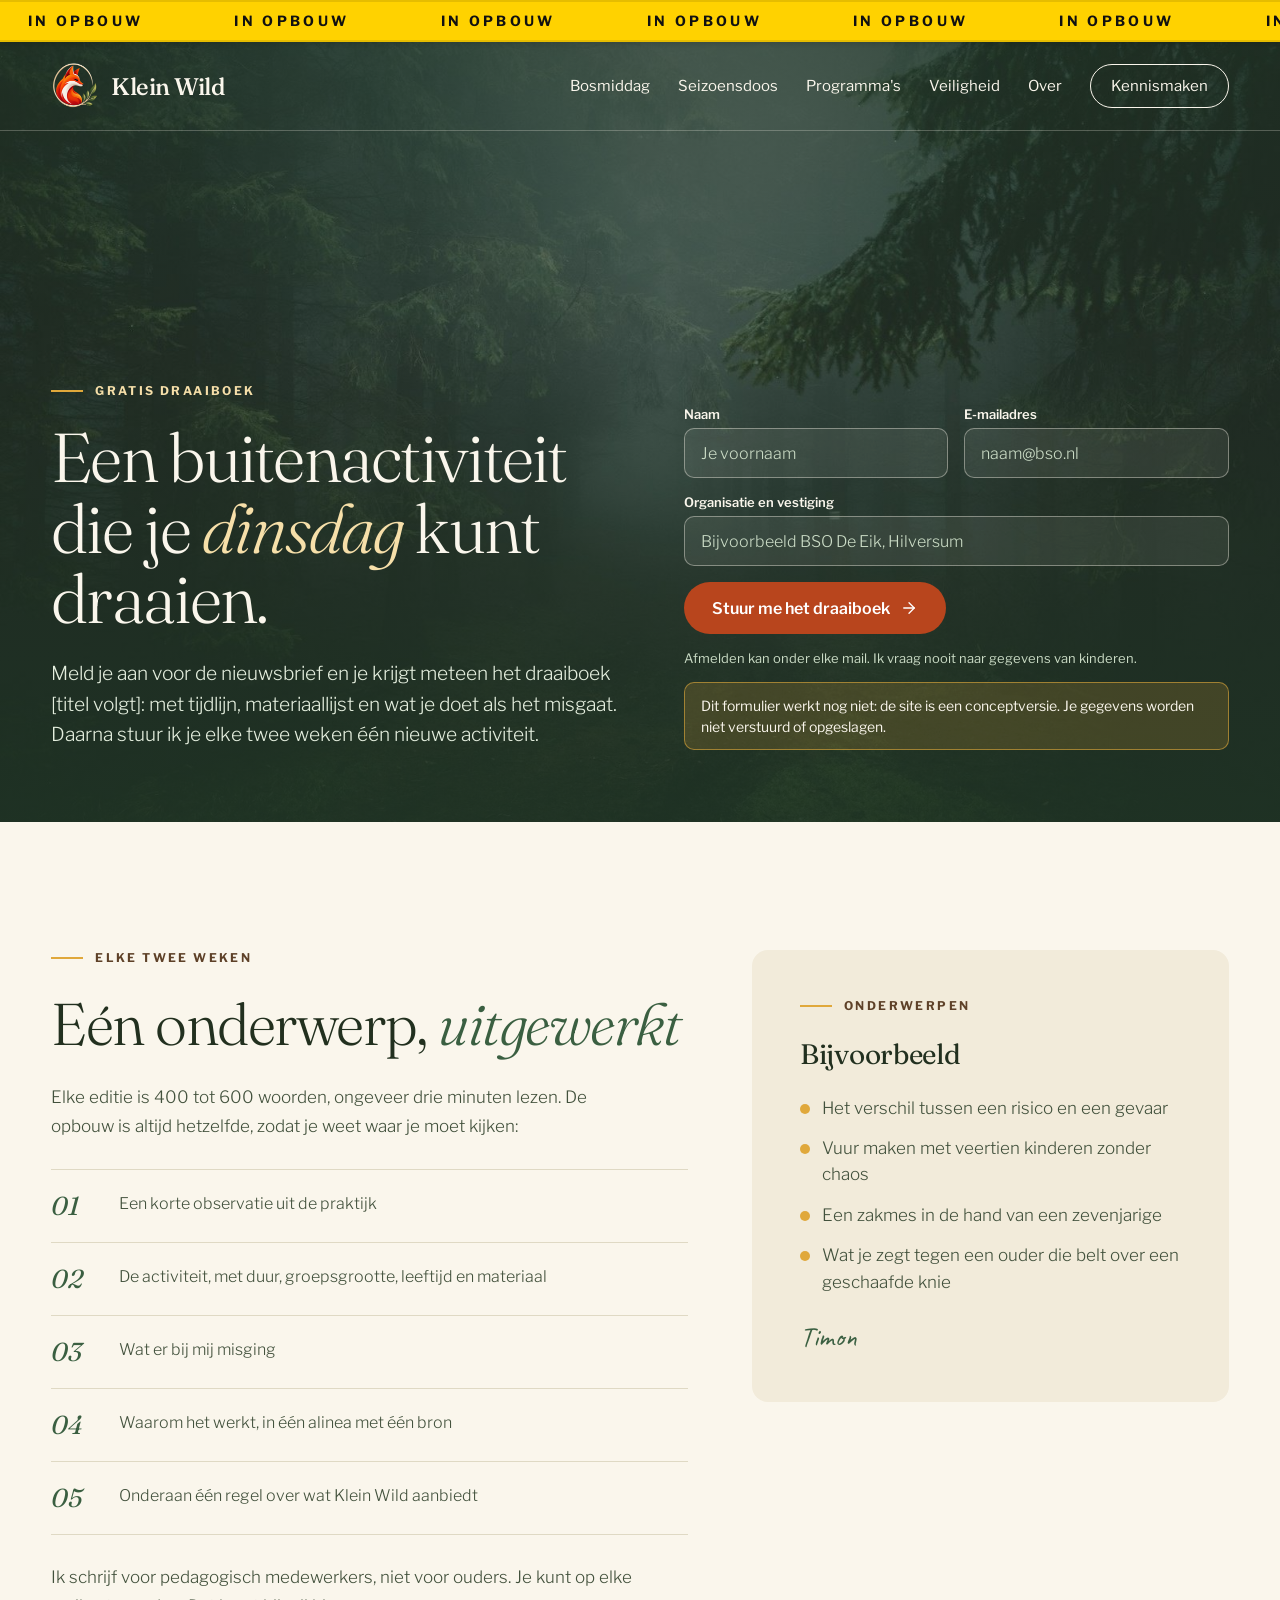
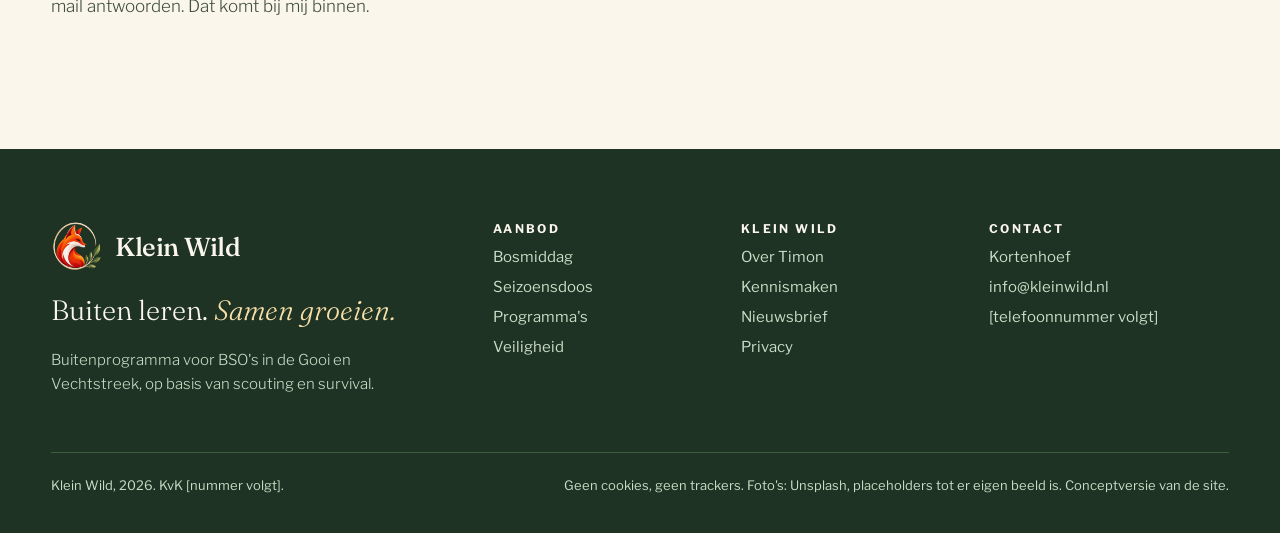
<file: nieuwsbrief.html>
<!doctype html>
<html lang="nl">
<head>
<meta charset="utf-8">
<meta name="viewport" content="width=device-width, initial-scale=1">
<title>Gratis draaiboek en nieuwsbrief, Klein Wild</title>
<meta name="description" content="Elke twee weken één uitgewerkte buitenactiviteit voor pedagogisch medewerkers. Bij aanmelding krijg je meteen een gratis draaiboek.">
<!-- Conceptversie: niet indexeren. Haal deze regel weg zodra de site af is. -->
<meta name="robots" content="noindex">
<meta name="theme-color" content="#1E3324">
<link rel="icon" type="image/png" href="img/favicon.png">
<link rel="apple-touch-icon" href="img/apple-touch-icon.png">
<link rel="preconnect" href="https://fonts.googleapis.com">
<link rel="preconnect" href="https://fonts.gstatic.com" crossorigin>
<link rel="stylesheet" href="https://fonts.googleapis.com/css2?family=Caveat:wght@500&amp;family=Fraunces:ital,opsz,wght@0,9..144,300;0,9..144,500;1,9..144,300;1,9..144,400&amp;family=Libre+Franklin:wght@300;400;600;700&amp;display=swap">
<link rel="stylesheet" href="css/site.css">
<style>
body{margin:0;background:#FAF6EC}
.kw{font-family:'Libre Franklin',sans-serif;color:#22301F;background:#FAF6EC}
.wrap{max-width:1280px;margin:0 auto;padding:0 clamp(16px,4vw,56px);box-sizing:border-box}
.eb{font-size:12px;letter-spacing:.2em;text-transform:uppercase;font-weight:700;color:#5E4128;display:flex;align-items:center;gap:12px;margin:0}
.eb::before{content:"";width:32px;height:2px;background:#E0A83B;flex:none}
.d1,.d2,.d3{font-family:'Fraunces',serif;font-weight:300;letter-spacing:-.025em;margin:0;color:#22301F}
.d1{font-size:clamp(44px,6.4vw,92px);line-height:1.02}
.d2{font-size:clamp(36px,4.6vw,66px);line-height:1.06}
.d3{font-size:clamp(24px,2.2vw,30px);line-height:1.2;font-weight:400;letter-spacing:-.01em}
.d1 em,.d2 em,.d3 em{font-style:italic;color:#3A5F41}
.lead{font-size:clamp(18px,1.5vw,21px);line-height:1.6;font-weight:300;color:#42513C;margin:0}
.tx{font-size:17px;line-height:1.7;font-weight:300;color:#42513C;margin:0}
.btn{display:inline-flex;align-items:center;gap:10px;min-height:52px;padding:0 28px;border-radius:999px;background:#B8451D;color:#fff;font-weight:600;font-size:16px;text-decoration:none;box-sizing:border-box}
.btn:hover{background:#9C3A18}
.lnk{display:inline-flex;align-items:center;gap:8px;color:#22301F;font-weight:600;font-size:16px;text-decoration:none;border-bottom:1px solid currentColor;padding-bottom:3px}
.lnk:hover{color:#3A5F41}
.hand{font-family:'Caveat',cursive;font-size:22px;color:#3A5F41;margin:0}
.dark .d1,.dark .d2,.dark .d3{color:#FAF6EC}
.dark .d1 em,.dark .d2 em,.dark .d3 em{color:#F6DFA9}
.dark .eb{color:#F6DFA9}
.dark .lead,.dark .tx{color:#E4EEDE}
.dark .lnk{color:#FAF6EC}
.dark .hand{color:#F6DFA9}
.chip{display:inline-flex;align-items:center;min-height:36px;padding:0 14px;border:1px solid #CFC7AA;border-radius:999px;font-size:14px;color:#42513C}
.field{display:flex;flex-direction:column;gap:6px;font-size:13px;font-weight:600;color:#FAF6EC;flex:1 1 200px}
.field input{min-height:50px;border-radius:10px;border:1px solid rgba(250,246,236,.4);background:rgba(250,246,236,.08);color:#FAF6EC;padding:0 16px;font:300 16px 'Libre Franklin',sans-serif}
.field input::placeholder{color:#CBDCC6}
.steps{list-style:none;margin:0;padding:0;display:flex;flex-direction:column}
.steps li{display:flex;gap:24px;padding:20px 0;border-top:1px solid #DFD9C4}
.steps li:last-child{border-bottom:1px solid #DFD9C4}
.steps .n{font-family:'Fraunces',serif;font-style:italic;font-size:26px;color:#3A5F41;width:44px;flex:none}
.topics{list-style:none;margin:0;padding:0;display:flex;flex-direction:column;gap:14px}
.topics li{display:flex;gap:12px;align-items:flex-start;font-size:17px;line-height:1.55;font-weight:300;color:#42513C}
.topics li::before{content:"";width:10px;height:10px;border-radius:50%;background:#E0A83B;flex:none;margin-top:9px}
.prose h2{font-family:'Fraunces',serif;font-weight:400;font-size:clamp(22px,2vw,28px);letter-spacing:-.01em;color:#22301F;margin:48px 0 16px}
.prose ul{margin:0;padding-left:22px;display:flex;flex-direction:column;gap:10px}
.prose li{font-size:17px;line-height:1.6;font-weight:300;color:#42513C}

</style>
</head>
<body>
<a class="skip" href="#inhoud">Naar de inhoud</a>
<div class="tape" role="note" aria-label="Deze website is in opbouw"><div class="tape__text" aria-hidden="true"><span>In opbouw</span><span>In opbouw</span><span>In opbouw</span><span>In opbouw</span><span>In opbouw</span><span>In opbouw</span><span>In opbouw</span><span>In opbouw</span><span>In opbouw</span><span>In opbouw</span><span>In opbouw</span><span>In opbouw</span><span>In opbouw</span><span>In opbouw</span></div></div>
<div class="kw" style="width: 100%; overflow: hidden">
  <section class="dark" id="inhoud" style="position: relative; min-height: 780px; display: flex; flex-direction: column; justify-content: flex-end">
    <img fetchpriority="high" src="img/bos-mist.jpg" alt="" style="position: absolute; inset: 0; width: 100%; height: 100%; object-fit: cover">
    <div style="position: absolute; inset: 0; background: linear-gradient(180deg, rgba(30,51,36,.72) 0%, rgba(30,51,36,.5) 40%, rgba(30,51,36,.9) 100%)"></div>
    <div style="position: absolute; top: 0; left: 0; right: 0; z-index: 2">
      <header class="kw-head" style="width: 100%; box-sizing: border-box; padding: 20px clamp(16px, 4vw, 56px); display: flex; flex-wrap: wrap; align-items: center; justify-content: space-between; gap: 16px 32px; font-family: 'Libre Franklin', sans-serif; color: #FAF6EC; background: transparent; border-bottom: 1px solid rgba(250,246,236,.25)">
  <a href="index.html" style="display: flex; align-items: center; gap: 12px; text-decoration: none; color: #FAF6EC">
    <img src="img/logo-fox-on-dark.png" alt="" width="48" height="48" style="width: 48px; height: 48px">
    <span style="font-family: 'Fraunces', serif; font-weight: 500; font-size: 24px; letter-spacing: -0.02em">Klein Wild</span>
  </a>
  <nav class="kw-nav" aria-label="Hoofdmenu" style="display: flex; flex-wrap: wrap; align-items: center; gap: 8px 28px; font-size: 15px">
    <a href="bosmiddag.html" style="color: #FAF6EC">Bosmiddag</a>
    <a href="seizoensdoos.html" style="color: #FAF6EC">Seizoensdoos</a>
    <a href="programmas.html" style="color: #FAF6EC">Programma's</a>
    <a href="veiligheid.html" style="color: #FAF6EC">Veiligheid</a>
    <a href="over.html" style="color: #FAF6EC">Over</a>
    <a href="contact.html" style="color: #FAF6EC; border: 1px solid #FAF6EC; border-radius: 999px; padding: 10px 20px; min-height: 44px; box-sizing: border-box; display: inline-flex; align-items: center">Kennismaken</a>
  </nav>
</header>
    </div>
    <div class="wrap" style="position: relative; z-index: 1; width: 100%; padding-top: 190px; padding-bottom: 72px; display: flex; flex-wrap: wrap; gap: 48px; align-items: flex-end">
      <div style="flex: 1 1 460px; display: flex; flex-direction: column; gap: 24px">
        <p class="eb">Gratis draaiboek</p>
        <h1 class="d1" style="font-size: clamp(40px, 5.4vw, 78px)">Een buitenactiviteit die je <em>dinsdag</em> kunt draaien.</h1>
        <p class="lead" style="max-width: 600px">Meld je aan voor de nieuwsbrief en je krijgt meteen het draaiboek [titel volgt]: met tijdlijn, materiaallijst en wat je doet als het misgaat. Daarna stuur ik je elke twee weken één nieuwe activiteit.</p>
      </div>
      <form onsubmit="return false" style="flex: 1 1 420px; display: flex; flex-wrap: wrap; gap: 16px; align-items: flex-end">
        <label class="field">Naam<input type="text" name="naam" placeholder="Je voornaam" autocomplete="given-name"></label>
        <label class="field">E-mailadres<input type="email" name="email" placeholder="naam@bso.nl" autocomplete="email"></label>
        <label class="field" style="flex-basis: 100%">Organisatie en vestiging<input type="text" name="organisatie" placeholder="Bijvoorbeeld BSO De Eik, Hilversum" autocomplete="organization"></label>
        <button type="submit" aria-disabled="true" class="btn" style="border: 0; cursor: pointer; font-family: inherit">Stuur me het draaiboek <svg width="18" height="18" viewBox="0 0 24 24" fill="none" stroke="currentColor" stroke-width="1.75" stroke-linecap="round" stroke-linejoin="round" aria-hidden="true"><path d="M5 12h14"></path><path d="m12 5 7 7-7 7"></path></svg></button>
        <p style="margin: 0; flex-basis: 100%; font-size: 13px; color: #CBDCC6">Afmelden kan onder elke mail. Ik vraag nooit naar gegevens van kinderen.</p>
      <p class="form-note" style="color:#FAF6EC">Dit formulier werkt nog niet: de site is een conceptversie. Je gegevens worden niet verstuurd of opgeslagen.</p></form>
    </div>
  </section>

  <section class="wrap" style="padding-top: clamp(80px, 10vw, 136px); padding-bottom: clamp(80px, 10vw, 136px); display: flex; flex-wrap: wrap; gap: 64px; align-items: flex-start">
    <div style="flex: 1 1 520px; display: flex; flex-direction: column; gap: 28px">
      <p class="eb">Elke twee weken</p>
      <h2 class="d2">Eén onderwerp, <em>uitgewerkt</em></h2>
      <p class="tx" style="max-width: 600px">Elke editie is 400 tot 600 woorden, ongeveer drie minuten lezen. De opbouw is altijd hetzelfde, zodat je weet waar je moet kijken:</p>
      <ol class="steps">
        <li><span class="n">01</span><p class="tx" style="font-size: 16px">Een korte observatie uit de praktijk</p></li>
        <li><span class="n">02</span><p class="tx" style="font-size: 16px">De activiteit, met duur, groepsgrootte, leeftijd en materiaal</p></li>
        <li><span class="n">03</span><p class="tx" style="font-size: 16px">Wat er bij mij misging</p></li>
        <li><span class="n">04</span><p class="tx" style="font-size: 16px">Waarom het werkt, in één alinea met één bron</p></li>
        <li><span class="n">05</span><p class="tx" style="font-size: 16px">Onderaan één regel over wat Klein Wild aanbiedt</p></li>
      </ol>
      <p class="tx" style="max-width: 600px">Ik schrijf voor pedagogisch medewerkers, niet voor ouders. Je kunt op elke mail antwoorden. Dat komt bij mij binnen.</p>
    </div>
    <div style="flex: 1 1 360px; background: #F2EBDA; border-radius: 16px; padding: clamp(28px, 4vw, 48px); display: flex; flex-direction: column; gap: 24px">
      <p class="eb">Onderwerpen</p>
      <h3 class="d3">Bijvoorbeeld</h3>
      <ul class="topics">
        <li>Het verschil tussen een risico en een gevaar</li>
        <li>Vuur maken met veertien kinderen zonder chaos</li>
        <li>Een zakmes in de hand van een zevenjarige</li>
        <li>Wat je zegt tegen een ouder die belt over een geschaafde knie</li>
      </ul>
      <p class="hand" style="font-size: 28px">Timon</p>
    </div>
  </section>

  <footer class="kw-foot" style="width: 100%; box-sizing: border-box; background: #1E3324; color: #CBDCC6; font-family: 'Libre Franklin', sans-serif; padding: 72px clamp(16px, 4vw, 56px) 40px">
  <div style="max-width: 1280px; margin: 0 auto; display: flex; flex-wrap: wrap; gap: 48px; justify-content: space-between">
    <div style="flex: 1 1 320px; max-width: 420px; display: flex; flex-direction: column; gap: 20px">
      <div style="display: flex; align-items: center; gap: 12px">
        <img src="img/logo-fox-on-dark.png" alt="" width="52" height="52" style="width: 52px; height: 52px">
        <span style="font-family: 'Fraunces', serif; font-weight: 500; font-size: 26px; color: #FAF6EC; letter-spacing: -0.02em">Klein Wild</span>
      </div>
      <p style="margin: 0; font-family: 'Fraunces', serif; font-weight: 300; font-size: 28px; line-height: 1.25; color: #FAF6EC">Buiten leren. <span style="font-style: italic; color: #F6DFA9">Samen groeien.</span></p>
      <p style="margin: 0; font-size: 15px; line-height: 1.6; font-weight: 300">Buitenprogramma voor BSO's in de Gooi en Vechtstreek, op basis van scouting en survival.</p>
    </div>
    <nav aria-label="Voetmenu" style="flex: 0 1 200px; display: flex; flex-direction: column; gap: 12px; font-size: 15px">
      <span style="font-size: 12px; letter-spacing: 0.2em; text-transform: uppercase; font-weight: 700; color: #FAF6EC">Aanbod</span>
      <a href="bosmiddag.html">Bosmiddag</a>
      <a href="seizoensdoos.html">Seizoensdoos</a>
      <a href="programmas.html">Programma's</a>
      <a href="veiligheid.html">Veiligheid</a>
    </nav>
    <nav aria-label="Over Klein Wild" style="flex: 0 1 200px; display: flex; flex-direction: column; gap: 12px; font-size: 15px">
      <span style="font-size: 12px; letter-spacing: 0.2em; text-transform: uppercase; font-weight: 700; color: #FAF6EC">Klein Wild</span>
      <a href="over.html">Over Timon</a>
      <a href="contact.html">Kennismaken</a>
      <a href="contact.html">Nieuwsbrief</a>
      <a href="contact.html">Privacy</a>
    </nav>
    <div style="flex: 0 1 240px; display: flex; flex-direction: column; gap: 12px; font-size: 15px">
      <span style="font-size: 12px; letter-spacing: 0.2em; text-transform: uppercase; font-weight: 700; color: #FAF6EC">Contact</span>
      <span>Kortenhoef</span>
      <a href="mailto:info@kleinwild.nl">info@kleinwild.nl</a>
      <span>[telefoonnummer volgt]</span>
    </div>
  </div>
  <div style="max-width: 1280px; margin: 56px auto 0; padding-top: 24px; border-top: 1px solid #3A5F41; display: flex; flex-wrap: wrap; gap: 12px 32px; justify-content: space-between; font-size: 13px; color: #CBDCC6">
    <span>Klein Wild, 2026. KvK [nummer volgt].</span>
    <span>Geen cookies, geen trackers. Foto's: Unsplash, placeholders tot er eigen beeld is. Conceptversie van de site.</span>
  </div>
</footer>
</div>
</body>
</html>
</file>
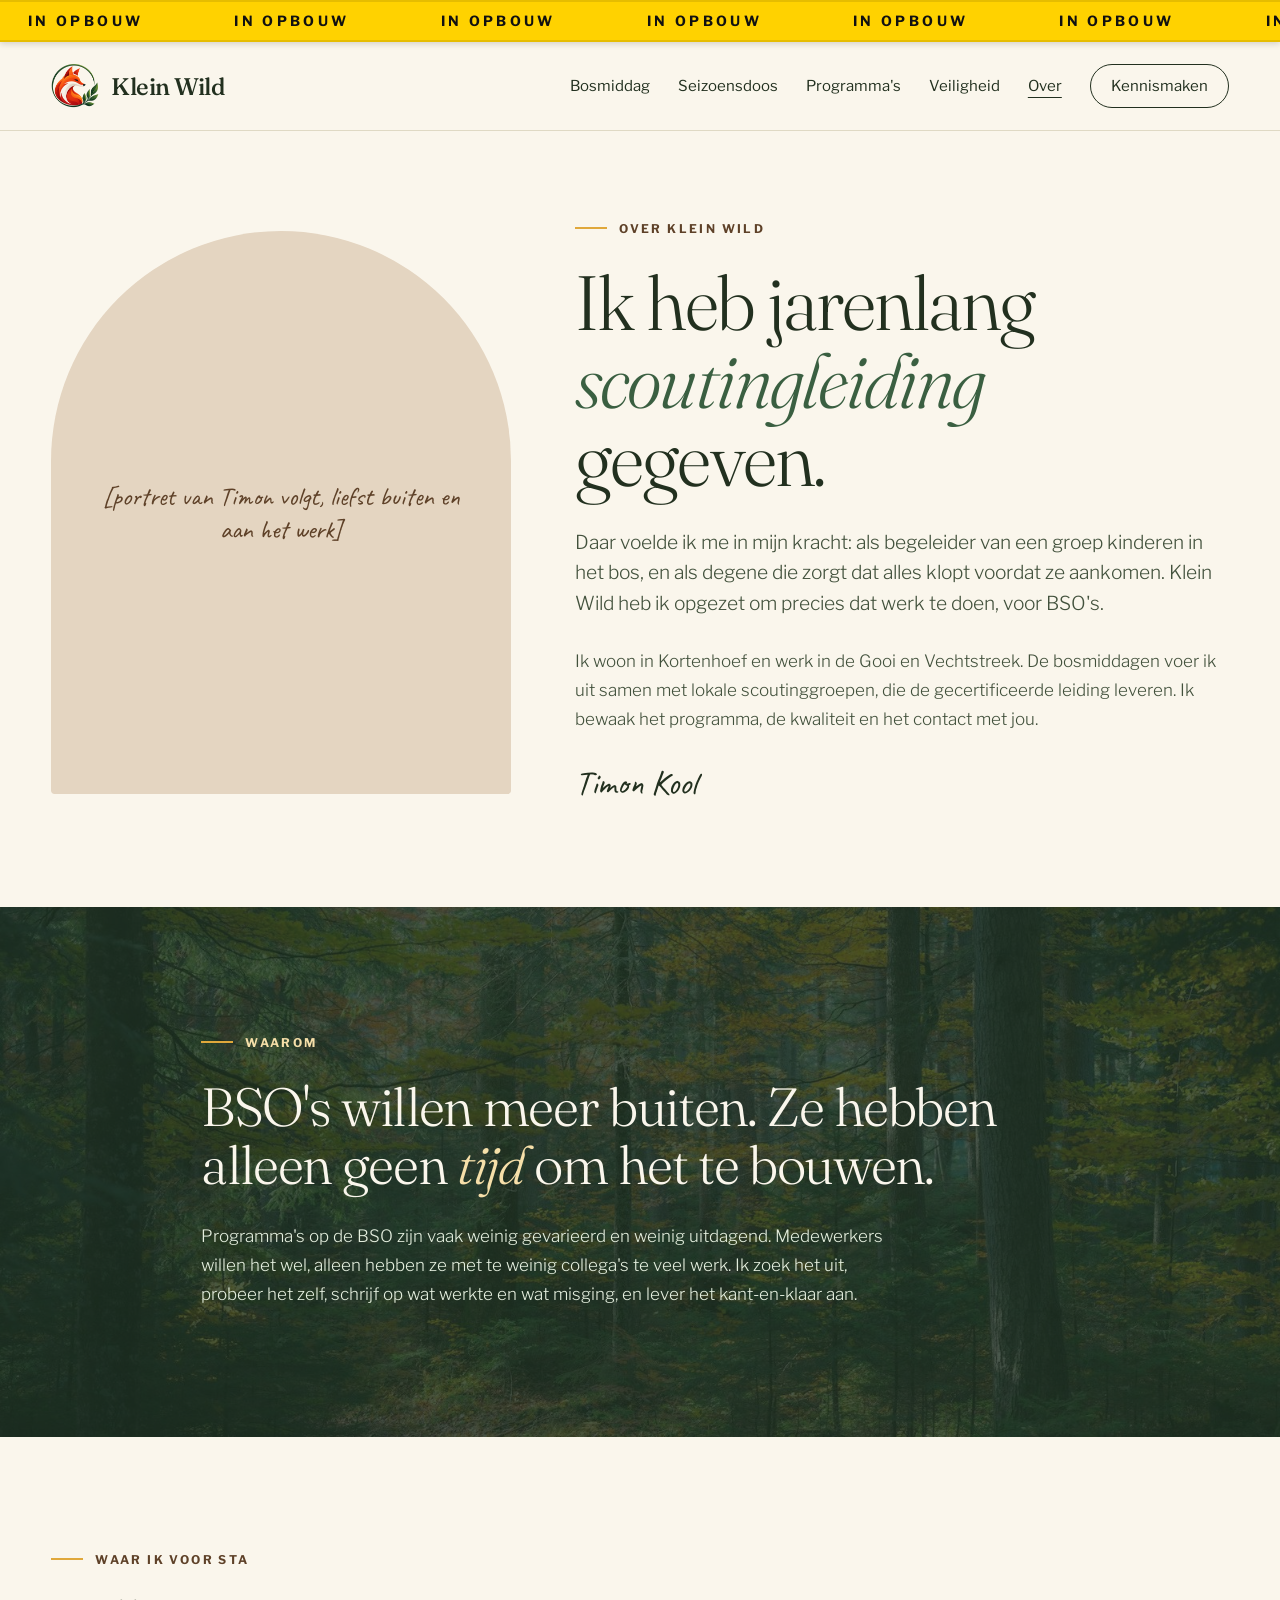
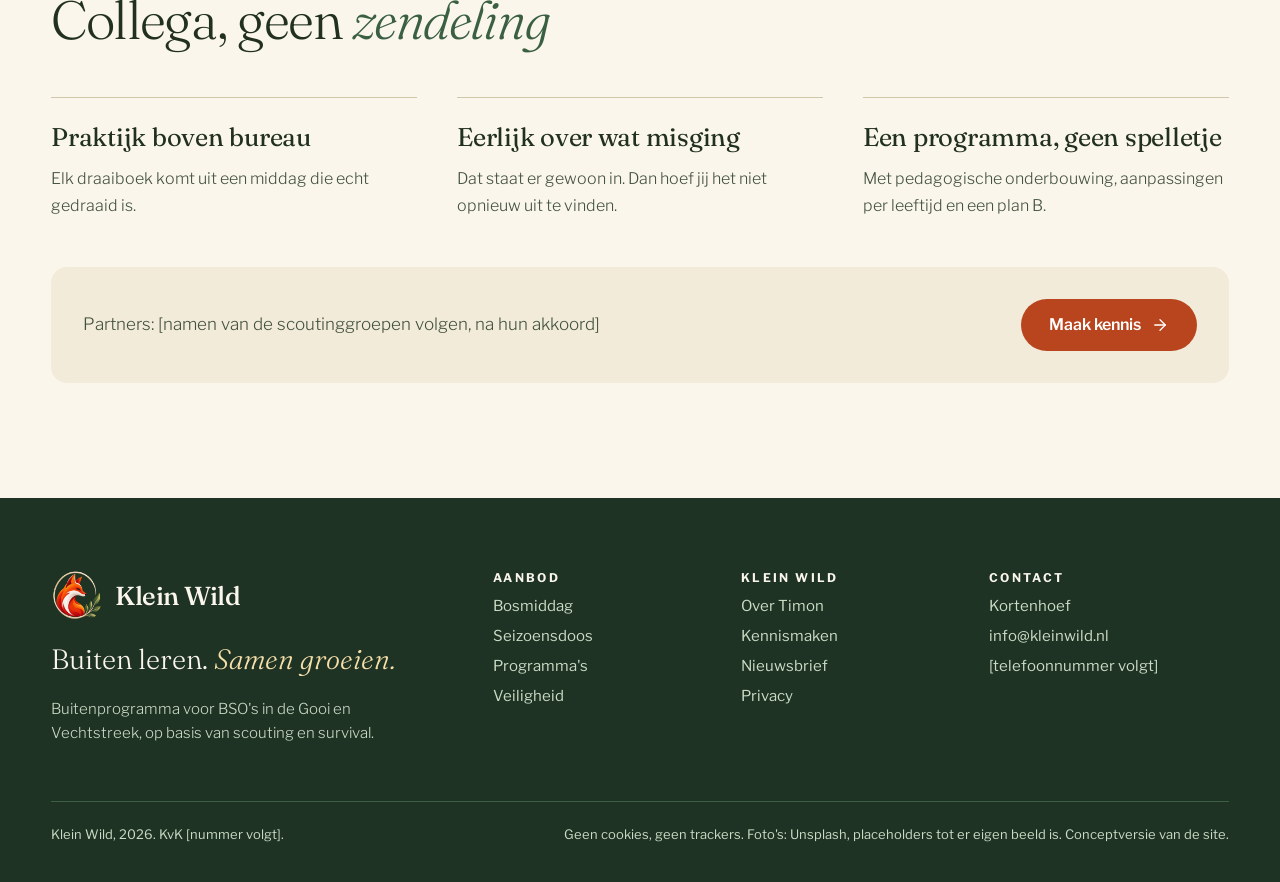
<file: over.html>
<!doctype html>
<html lang="nl">
<head>
<meta charset="utf-8">
<meta name="viewport" content="width=device-width, initial-scale=1">
<title>Over Timon Kool, Klein Wild</title>
<meta name="description" content="Klein Wild is opgezet door Timon Kool, die jarenlang scoutingleiding gaf. Bosmiddagen samen met lokale scoutinggroepen in de Gooi en Vechtstreek.">
<!-- Conceptversie: niet indexeren. Haal deze regel weg zodra de site af is. -->
<meta name="robots" content="noindex">
<meta name="theme-color" content="#1E3324">
<link rel="icon" type="image/png" href="img/favicon.png">
<link rel="apple-touch-icon" href="img/apple-touch-icon.png">
<link rel="preconnect" href="https://fonts.googleapis.com">
<link rel="preconnect" href="https://fonts.gstatic.com" crossorigin>
<link rel="stylesheet" href="https://fonts.googleapis.com/css2?family=Caveat:wght@500&amp;family=Fraunces:ital,opsz,wght@0,9..144,300;0,9..144,500;1,9..144,300;1,9..144,400&amp;family=Libre+Franklin:wght@300;400;600;700&amp;display=swap">
<link rel="stylesheet" href="css/site.css">
<style>
body{margin:0;background:#FAF6EC}
.kw{font-family:'Libre Franklin',sans-serif;color:#22301F;background:#FAF6EC}
.wrap{max-width:1280px;margin:0 auto;padding:0 clamp(16px,4vw,56px);box-sizing:border-box}
.eb{font-size:12px;letter-spacing:.2em;text-transform:uppercase;font-weight:700;color:#5E4128;display:flex;align-items:center;gap:12px;margin:0}
.eb::before{content:"";width:32px;height:2px;background:#E0A83B;flex:none}
.d1,.d2,.d3{font-family:'Fraunces',serif;font-weight:300;letter-spacing:-.025em;margin:0;color:#22301F}
.d1{font-size:clamp(44px,6vw,84px);line-height:1.02}
.d2{font-size:clamp(34px,4.2vw,58px);line-height:1.08}
.d3{font-size:clamp(22px,2vw,27px);line-height:1.2;font-weight:400;letter-spacing:-.01em}
.d1 em,.d2 em,.d3 em{font-style:italic;color:#3A5F41}
.dark .d2{color:#FAF6EC}.dark .d2 em{color:#F6DFA9}.dark .eb{color:#F6DFA9}.dark .tx{color:#E4EEDE}
.lead{font-size:clamp(18px,1.5vw,21px);line-height:1.6;font-weight:300;color:#42513C;margin:0}
.tx{font-size:17px;line-height:1.7;font-weight:300;color:#42513C;margin:0}
.btn{display:inline-flex;align-items:center;gap:10px;min-height:52px;padding:0 28px;border-radius:999px;background:#B8451D;color:#fff;font-weight:600;font-size:16px;text-decoration:none;box-sizing:border-box}
.btn:hover{background:#9C3A18}
</style>
</head>
<body>
<a class="skip" href="#inhoud">Naar de inhoud</a>
<div class="tape" role="note" aria-label="Deze website is in opbouw"><div class="tape__text" aria-hidden="true"><span>In opbouw</span><span>In opbouw</span><span>In opbouw</span><span>In opbouw</span><span>In opbouw</span><span>In opbouw</span><span>In opbouw</span><span>In opbouw</span><span>In opbouw</span><span>In opbouw</span><span>In opbouw</span><span>In opbouw</span><span>In opbouw</span><span>In opbouw</span></div></div>
<div class="kw" style="width: 100%; overflow: hidden">
  <header class="kw-head" style="width: 100%; box-sizing: border-box; padding: 20px clamp(16px, 4vw, 56px); display: flex; flex-wrap: wrap; align-items: center; justify-content: space-between; gap: 16px 32px; font-family: 'Libre Franklin', sans-serif; color: #22301F; background: #FAF6EC; border-bottom: 1px solid #DFD9C4">
  <a href="index.html" style="display: flex; align-items: center; gap: 12px; text-decoration: none; color: #22301F">
    <img src="img/logo-fox.png" alt="" width="48" height="48" style="width: 48px; height: 48px">
    <span style="font-family: 'Fraunces', serif; font-weight: 500; font-size: 24px; letter-spacing: -0.02em">Klein Wild</span>
  </a>
  <nav class="kw-nav" aria-label="Hoofdmenu" style="display: flex; flex-wrap: wrap; align-items: center; gap: 8px 28px; font-size: 15px">
    <a href="bosmiddag.html" style="color: #22301F">Bosmiddag</a>
    <a href="seizoensdoos.html" style="color: #22301F">Seizoensdoos</a>
    <a href="programmas.html" style="color: #22301F">Programma's</a>
    <a href="veiligheid.html" style="color: #22301F">Veiligheid</a>
    <a href="over.html" aria-current="page" style="color: #22301F">Over</a>
    <a href="contact.html" style="color: #22301F; border: 1px solid #22301F; border-radius: 999px; padding: 10px 20px; min-height: 44px; box-sizing: border-box; display: inline-flex; align-items: center">Kennismaken</a>
  </nav>
</header>

  <section id="inhoud" class="wrap" style="padding-top: clamp(56px, 7vw, 104px); padding-bottom: clamp(64px, 8vw, 120px); display: flex; flex-wrap: wrap; gap: 64px; align-items: center">
    <div style="flex: 1 1 340px; max-width: 460px; height: clamp(460px, 44vw, 600px); border-radius: 999px 999px 16px 16px; background: #E4D5C1; display: flex; align-items: center; justify-content: center; text-align: center; padding: 40px; box-sizing: border-box">
      <p style="margin: 0; font-family: 'Caveat', cursive; font-size: 26px; color: #5E4128">[portret van Timon volgt, liefst buiten en aan het werk]</p>
    </div>
    <div style="flex: 1 1 520px; display: flex; flex-direction: column; gap: 28px">
      <p class="eb">Over Klein Wild</p>
      <h1 class="d1">Ik heb jarenlang <em>scoutingleiding</em> gegeven.</h1>
      <p class="lead">Daar voelde ik me in mijn kracht: als begeleider van een groep kinderen in het bos, en als degene die zorgt dat alles klopt voordat ze aankomen. Klein Wild heb ik opgezet om precies dat werk te doen, voor BSO's.</p>
      <p class="tx">Ik woon in Kortenhoef en werk in de Gooi en Vechtstreek. De bosmiddagen voer ik uit samen met lokale scoutinggroepen, die de gecertificeerde leiding leveren. Ik bewaak het programma, de kwaliteit en het contact met jou.</p>
      <p style="margin: 0; font-family: 'Caveat', cursive; font-size: 34px; color: #22301F">Timon Kool</p>
    </div>
  </section>

  <section class="dark" style="position: relative; overflow: hidden">
    <img fetchpriority="high" src="img/herfstpad.jpg" alt="" style="position: absolute; inset: 0; width: 100%; height: 100%; object-fit: cover">
    <div style="position: absolute; inset: 0; background: rgba(30,51,36,.8)"></div>
    <div class="wrap" style="position: relative; padding-top: clamp(80px, 10vw, 136px); padding-bottom: clamp(80px, 10vw, 136px); display: flex; flex-direction: column; gap: 28px; max-width: 980px">
      <p class="eb">Waarom</p>
      <h2 class="d2">BSO's willen meer buiten. Ze hebben alleen geen <em>tijd</em> om het te bouwen.</h2>
      <p class="tx" style="max-width: 700px">Programma's op de BSO zijn vaak weinig gevarieerd en weinig uitdagend. Medewerkers willen het wel, alleen hebben ze met te weinig collega's te veel werk. Ik zoek het uit, probeer het zelf, schrijf op wat werkte en wat misging, en lever het kant-en-klaar aan.</p>
    </div>
  </section>

  <section class="wrap" style="padding-top: clamp(80px, 9vw, 128px); padding-bottom: clamp(80px, 9vw, 128px); display: flex; flex-direction: column; gap: 48px">
    <div style="display: flex; flex-direction: column; gap: 24px; max-width: 720px">
      <p class="eb">Waar ik voor sta</p>
      <h2 class="d2">Collega, geen <em>zendeling</em></h2>
    </div>
    <div style="display: grid; grid-template-columns: repeat(auto-fit, minmax(260px, 1fr)); gap: 40px">
      <div style="border-top: 1px solid #CFC7AA; padding-top: 24px; display: flex; flex-direction: column; gap: 12px"><h3 class="d3">Praktijk boven bureau</h3><p class="tx" style="font-size: 16px">Elk draaiboek komt uit een middag die echt gedraaid is.</p></div>
      <div style="border-top: 1px solid #CFC7AA; padding-top: 24px; display: flex; flex-direction: column; gap: 12px"><h3 class="d3">Eerlijk over wat misging</h3><p class="tx" style="font-size: 16px">Dat staat er gewoon in. Dan hoef jij het niet opnieuw uit te vinden.</p></div>
      <div style="border-top: 1px solid #CFC7AA; padding-top: 24px; display: flex; flex-direction: column; gap: 12px"><h3 class="d3">Een programma, geen spelletje</h3><p class="tx" style="font-size: 16px">Met pedagogische onderbouwing, aanpassingen per leeftijd en een plan B.</p></div>
    </div>
    <div style="background: #F2EBDA; border-radius: 16px; padding: 32px; display: flex; flex-wrap: wrap; justify-content: space-between; align-items: center; gap: 24px">
      <p class="tx" style="max-width: 640px">Partners: [namen van de scoutinggroepen volgen, na hun akkoord]</p>
      <a class="btn" href="contact.html">Maak kennis <svg width="18" height="18" viewBox="0 0 24 24" fill="none" stroke="currentColor" stroke-width="1.75" stroke-linecap="round" stroke-linejoin="round" aria-hidden="true"><path d="M5 12h14"></path><path d="m12 5 7 7-7 7"></path></svg></a>
    </div>
  </section>

  <footer class="kw-foot" style="width: 100%; box-sizing: border-box; background: #1E3324; color: #CBDCC6; font-family: 'Libre Franklin', sans-serif; padding: 72px clamp(16px, 4vw, 56px) 40px">
  <div style="max-width: 1280px; margin: 0 auto; display: flex; flex-wrap: wrap; gap: 48px; justify-content: space-between">
    <div style="flex: 1 1 320px; max-width: 420px; display: flex; flex-direction: column; gap: 20px">
      <div style="display: flex; align-items: center; gap: 12px">
        <img src="img/logo-fox-on-dark.png" alt="" width="52" height="52" style="width: 52px; height: 52px">
        <span style="font-family: 'Fraunces', serif; font-weight: 500; font-size: 26px; color: #FAF6EC; letter-spacing: -0.02em">Klein Wild</span>
      </div>
      <p style="margin: 0; font-family: 'Fraunces', serif; font-weight: 300; font-size: 28px; line-height: 1.25; color: #FAF6EC">Buiten leren. <span style="font-style: italic; color: #F6DFA9">Samen groeien.</span></p>
      <p style="margin: 0; font-size: 15px; line-height: 1.6; font-weight: 300">Buitenprogramma voor BSO's in de Gooi en Vechtstreek, op basis van scouting en survival.</p>
    </div>
    <nav aria-label="Voetmenu" style="flex: 0 1 200px; display: flex; flex-direction: column; gap: 12px; font-size: 15px">
      <span style="font-size: 12px; letter-spacing: 0.2em; text-transform: uppercase; font-weight: 700; color: #FAF6EC">Aanbod</span>
      <a href="bosmiddag.html">Bosmiddag</a>
      <a href="seizoensdoos.html">Seizoensdoos</a>
      <a href="programmas.html">Programma's</a>
      <a href="veiligheid.html">Veiligheid</a>
    </nav>
    <nav aria-label="Over Klein Wild" style="flex: 0 1 200px; display: flex; flex-direction: column; gap: 12px; font-size: 15px">
      <span style="font-size: 12px; letter-spacing: 0.2em; text-transform: uppercase; font-weight: 700; color: #FAF6EC">Klein Wild</span>
      <a href="over.html">Over Timon</a>
      <a href="contact.html">Kennismaken</a>
      <a href="contact.html">Nieuwsbrief</a>
      <a href="contact.html">Privacy</a>
    </nav>
    <div style="flex: 0 1 240px; display: flex; flex-direction: column; gap: 12px; font-size: 15px">
      <span style="font-size: 12px; letter-spacing: 0.2em; text-transform: uppercase; font-weight: 700; color: #FAF6EC">Contact</span>
      <span>Kortenhoef</span>
      <a href="mailto:info@kleinwild.nl">info@kleinwild.nl</a>
      <span>[telefoonnummer volgt]</span>
    </div>
  </div>
  <div style="max-width: 1280px; margin: 56px auto 0; padding-top: 24px; border-top: 1px solid #3A5F41; display: flex; flex-wrap: wrap; gap: 12px 32px; justify-content: space-between; font-size: 13px; color: #CBDCC6">
    <span>Klein Wild, 2026. KvK [nummer volgt].</span>
    <span>Geen cookies, geen trackers. Foto's: Unsplash, placeholders tot er eigen beeld is. Conceptversie van de site.</span>
  </div>
</footer>
</div>
</body>
</html>
</file>
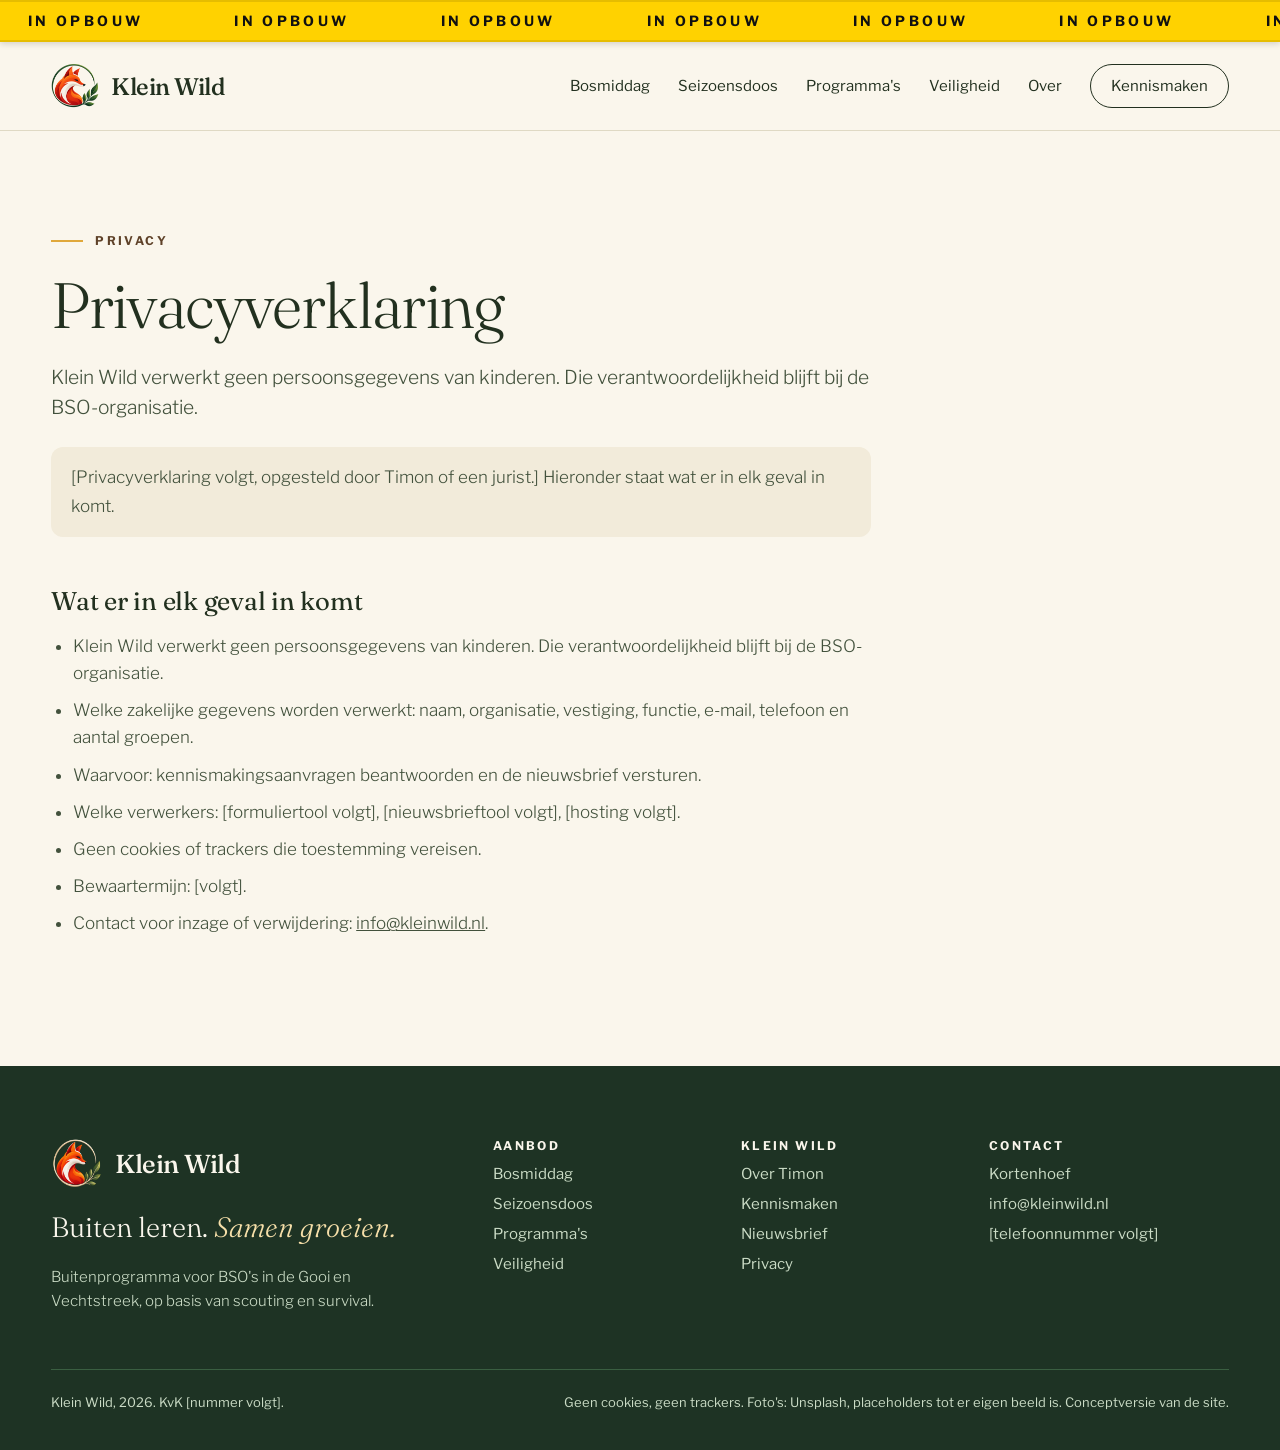
<file: privacy.html>
<!doctype html>
<html lang="nl">
<head>
<meta charset="utf-8">
<meta name="viewport" content="width=device-width, initial-scale=1">
<title>Privacyverklaring, Klein Wild</title>
<meta name="description" content="Welke gegevens Klein Wild verwerkt, waarom, en hoe lang. Klein Wild verwerkt geen persoonsgegevens van kinderen.">
<!-- Conceptversie: niet indexeren. Haal deze regel weg zodra de site af is. -->
<meta name="robots" content="noindex">
<meta name="theme-color" content="#1E3324">
<link rel="icon" type="image/png" href="img/favicon.png">
<link rel="apple-touch-icon" href="img/apple-touch-icon.png">
<link rel="preconnect" href="https://fonts.googleapis.com">
<link rel="preconnect" href="https://fonts.gstatic.com" crossorigin>
<link rel="stylesheet" href="https://fonts.googleapis.com/css2?family=Caveat:wght@500&amp;family=Fraunces:ital,opsz,wght@0,9..144,300;0,9..144,500;1,9..144,300;1,9..144,400&amp;family=Libre+Franklin:wght@300;400;600;700&amp;display=swap">
<link rel="stylesheet" href="css/site.css">
<style>
body{margin:0;background:#FAF6EC}
.kw{font-family:'Libre Franklin',sans-serif;color:#22301F;background:#FAF6EC}
.wrap{max-width:1280px;margin:0 auto;padding:0 clamp(16px,4vw,56px);box-sizing:border-box}
.eb{font-size:12px;letter-spacing:.2em;text-transform:uppercase;font-weight:700;color:#5E4128;display:flex;align-items:center;gap:12px;margin:0}
.eb::before{content:"";width:32px;height:2px;background:#E0A83B;flex:none}
.d1,.d2,.d3{font-family:'Fraunces',serif;font-weight:300;letter-spacing:-.025em;margin:0;color:#22301F}
.d1{font-size:clamp(44px,6.4vw,92px);line-height:1.02}
.d2{font-size:clamp(36px,4.6vw,66px);line-height:1.06}
.d3{font-size:clamp(24px,2.2vw,30px);line-height:1.2;font-weight:400;letter-spacing:-.01em}
.d1 em,.d2 em,.d3 em{font-style:italic;color:#3A5F41}
.lead{font-size:clamp(18px,1.5vw,21px);line-height:1.6;font-weight:300;color:#42513C;margin:0}
.tx{font-size:17px;line-height:1.7;font-weight:300;color:#42513C;margin:0}
.btn{display:inline-flex;align-items:center;gap:10px;min-height:52px;padding:0 28px;border-radius:999px;background:#B8451D;color:#fff;font-weight:600;font-size:16px;text-decoration:none;box-sizing:border-box}
.btn:hover{background:#9C3A18}
.lnk{display:inline-flex;align-items:center;gap:8px;color:#22301F;font-weight:600;font-size:16px;text-decoration:none;border-bottom:1px solid currentColor;padding-bottom:3px}
.lnk:hover{color:#3A5F41}
.hand{font-family:'Caveat',cursive;font-size:22px;color:#3A5F41;margin:0}
.dark .d1,.dark .d2,.dark .d3{color:#FAF6EC}
.dark .d1 em,.dark .d2 em,.dark .d3 em{color:#F6DFA9}
.dark .eb{color:#F6DFA9}
.dark .lead,.dark .tx{color:#E4EEDE}
.dark .lnk{color:#FAF6EC}
.dark .hand{color:#F6DFA9}
.chip{display:inline-flex;align-items:center;min-height:36px;padding:0 14px;border:1px solid #CFC7AA;border-radius:999px;font-size:14px;color:#42513C}
.field{display:flex;flex-direction:column;gap:6px;font-size:13px;font-weight:600;color:#FAF6EC;flex:1 1 200px}
.field input{min-height:50px;border-radius:10px;border:1px solid rgba(250,246,236,.4);background:rgba(250,246,236,.08);color:#FAF6EC;padding:0 16px;font:300 16px 'Libre Franklin',sans-serif}
.field input::placeholder{color:#CBDCC6}
.steps{list-style:none;margin:0;padding:0;display:flex;flex-direction:column}
.steps li{display:flex;gap:24px;padding:20px 0;border-top:1px solid #DFD9C4}
.steps li:last-child{border-bottom:1px solid #DFD9C4}
.steps .n{font-family:'Fraunces',serif;font-style:italic;font-size:26px;color:#3A5F41;width:44px;flex:none}
.topics{list-style:none;margin:0;padding:0;display:flex;flex-direction:column;gap:14px}
.topics li{display:flex;gap:12px;align-items:flex-start;font-size:17px;line-height:1.55;font-weight:300;color:#42513C}
.topics li::before{content:"";width:10px;height:10px;border-radius:50%;background:#E0A83B;flex:none;margin-top:9px}
.prose h2{font-family:'Fraunces',serif;font-weight:400;font-size:clamp(22px,2vw,28px);letter-spacing:-.01em;color:#22301F;margin:48px 0 16px}
.prose ul{margin:0;padding-left:22px;display:flex;flex-direction:column;gap:10px}
.prose li{font-size:17px;line-height:1.6;font-weight:300;color:#42513C}

</style>
</head>
<body>
<a class="skip" href="#inhoud">Naar de inhoud</a>
<div class="tape" role="note" aria-label="Deze website is in opbouw"><div class="tape__text" aria-hidden="true"><span>In opbouw</span><span>In opbouw</span><span>In opbouw</span><span>In opbouw</span><span>In opbouw</span><span>In opbouw</span><span>In opbouw</span><span>In opbouw</span><span>In opbouw</span><span>In opbouw</span><span>In opbouw</span><span>In opbouw</span><span>In opbouw</span><span>In opbouw</span></div></div>
<div class="kw" style="width: 100%; overflow: hidden">
  <header class="kw-head" style="width: 100%; box-sizing: border-box; padding: 20px clamp(16px, 4vw, 56px); display: flex; flex-wrap: wrap; align-items: center; justify-content: space-between; gap: 16px 32px; font-family: 'Libre Franklin', sans-serif; color: #22301F; background: #FAF6EC; border-bottom: 1px solid #DFD9C4">
  <a href="index.html" style="display: flex; align-items: center; gap: 12px; text-decoration: none; color: #22301F">
    <img src="img/logo-fox.png" alt="" width="48" height="48" style="width: 48px; height: 48px">
    <span style="font-family: 'Fraunces', serif; font-weight: 500; font-size: 24px; letter-spacing: -0.02em">Klein Wild</span>
  </a>
  <nav class="kw-nav" aria-label="Hoofdmenu" style="display: flex; flex-wrap: wrap; align-items: center; gap: 8px 28px; font-size: 15px">
    <a href="bosmiddag.html" style="color: #22301F">Bosmiddag</a>
    <a href="seizoensdoos.html" style="color: #22301F">Seizoensdoos</a>
    <a href="programmas.html" style="color: #22301F">Programma's</a>
    <a href="veiligheid.html" style="color: #22301F">Veiligheid</a>
    <a href="over.html" style="color: #22301F">Over</a>
    <a href="contact.html" style="color: #22301F; border: 1px solid #22301F; border-radius: 999px; padding: 10px 20px; min-height: 44px; box-sizing: border-box; display: inline-flex; align-items: center">Kennismaken</a>
  </nav>
</header>
  <section class="wrap prose" id="inhoud" style="padding-top: clamp(64px, 8vw, 120px); padding-bottom: clamp(80px, 10vw, 136px)">
    <div style="max-width: 820px; display: flex; flex-direction: column; gap: 24px">
      <p class="eb">Privacy</p>
      <h1 class="d1" style="font-size: clamp(40px, 5vw, 72px)">Privacyverklaring</h1>
      <p class="lead">Klein Wild verwerkt geen persoonsgegevens van kinderen. Die verantwoordelijkheid blijft bij de BSO-organisatie.</p>
      <p class="tx" style="padding: 16px 20px; border-radius: 12px; background: #F2EBDA">[Privacyverklaring volgt, opgesteld door Timon of een jurist.] Hieronder staat wat er in elk geval in komt.</p>
    </div>
    <div style="max-width: 820px">
      <h2>Wat er in elk geval in komt</h2>
      <ul>
        <li>Klein Wild verwerkt geen persoonsgegevens van kinderen. Die verantwoordelijkheid blijft bij de BSO-organisatie.</li>
        <li>Welke zakelijke gegevens worden verwerkt: naam, organisatie, vestiging, functie, e-mail, telefoon en aantal groepen.</li>
        <li>Waarvoor: kennismakingsaanvragen beantwoorden en de nieuwsbrief versturen.</li>
        <li>Welke verwerkers: [formuliertool volgt], [nieuwsbrieftool volgt], [hosting volgt].</li>
        <li>Geen cookies of trackers die toestemming vereisen.</li>
        <li>Bewaartermijn: [volgt].</li>
        <li>Contact voor inzage of verwijdering: <a href="mailto:info@kleinwild.nl" style="color:inherit">info@kleinwild.nl</a>.</li>
      </ul>
    </div>
  </section>
  <footer class="kw-foot" style="width: 100%; box-sizing: border-box; background: #1E3324; color: #CBDCC6; font-family: 'Libre Franklin', sans-serif; padding: 72px clamp(16px, 4vw, 56px) 40px">
  <div style="max-width: 1280px; margin: 0 auto; display: flex; flex-wrap: wrap; gap: 48px; justify-content: space-between">
    <div style="flex: 1 1 320px; max-width: 420px; display: flex; flex-direction: column; gap: 20px">
      <div style="display: flex; align-items: center; gap: 12px">
        <img src="img/logo-fox-on-dark.png" alt="" width="52" height="52" style="width: 52px; height: 52px">
        <span style="font-family: 'Fraunces', serif; font-weight: 500; font-size: 26px; color: #FAF6EC; letter-spacing: -0.02em">Klein Wild</span>
      </div>
      <p style="margin: 0; font-family: 'Fraunces', serif; font-weight: 300; font-size: 28px; line-height: 1.25; color: #FAF6EC">Buiten leren. <span style="font-style: italic; color: #F6DFA9">Samen groeien.</span></p>
      <p style="margin: 0; font-size: 15px; line-height: 1.6; font-weight: 300">Buitenprogramma voor BSO's in de Gooi en Vechtstreek, op basis van scouting en survival.</p>
    </div>
    <nav aria-label="Voetmenu" style="flex: 0 1 200px; display: flex; flex-direction: column; gap: 12px; font-size: 15px">
      <span style="font-size: 12px; letter-spacing: 0.2em; text-transform: uppercase; font-weight: 700; color: #FAF6EC">Aanbod</span>
      <a href="bosmiddag.html">Bosmiddag</a>
      <a href="seizoensdoos.html">Seizoensdoos</a>
      <a href="programmas.html">Programma's</a>
      <a href="veiligheid.html">Veiligheid</a>
    </nav>
    <nav aria-label="Over Klein Wild" style="flex: 0 1 200px; display: flex; flex-direction: column; gap: 12px; font-size: 15px">
      <span style="font-size: 12px; letter-spacing: 0.2em; text-transform: uppercase; font-weight: 700; color: #FAF6EC">Klein Wild</span>
      <a href="over.html">Over Timon</a>
      <a href="contact.html">Kennismaken</a>
      <a href="contact.html">Nieuwsbrief</a>
      <a href="contact.html">Privacy</a>
    </nav>
    <div style="flex: 0 1 240px; display: flex; flex-direction: column; gap: 12px; font-size: 15px">
      <span style="font-size: 12px; letter-spacing: 0.2em; text-transform: uppercase; font-weight: 700; color: #FAF6EC">Contact</span>
      <span>Kortenhoef</span>
      <a href="mailto:info@kleinwild.nl">info@kleinwild.nl</a>
      <span>[telefoonnummer volgt]</span>
    </div>
  </div>
  <div style="max-width: 1280px; margin: 56px auto 0; padding-top: 24px; border-top: 1px solid #3A5F41; display: flex; flex-wrap: wrap; gap: 12px 32px; justify-content: space-between; font-size: 13px; color: #CBDCC6">
    <span>Klein Wild, 2026. KvK [nummer volgt].</span>
    <span>Geen cookies, geen trackers. Foto's: Unsplash, placeholders tot er eigen beeld is. Conceptversie van de site.</span>
  </div>
</footer>
</div>
</body>
</html>
</file>
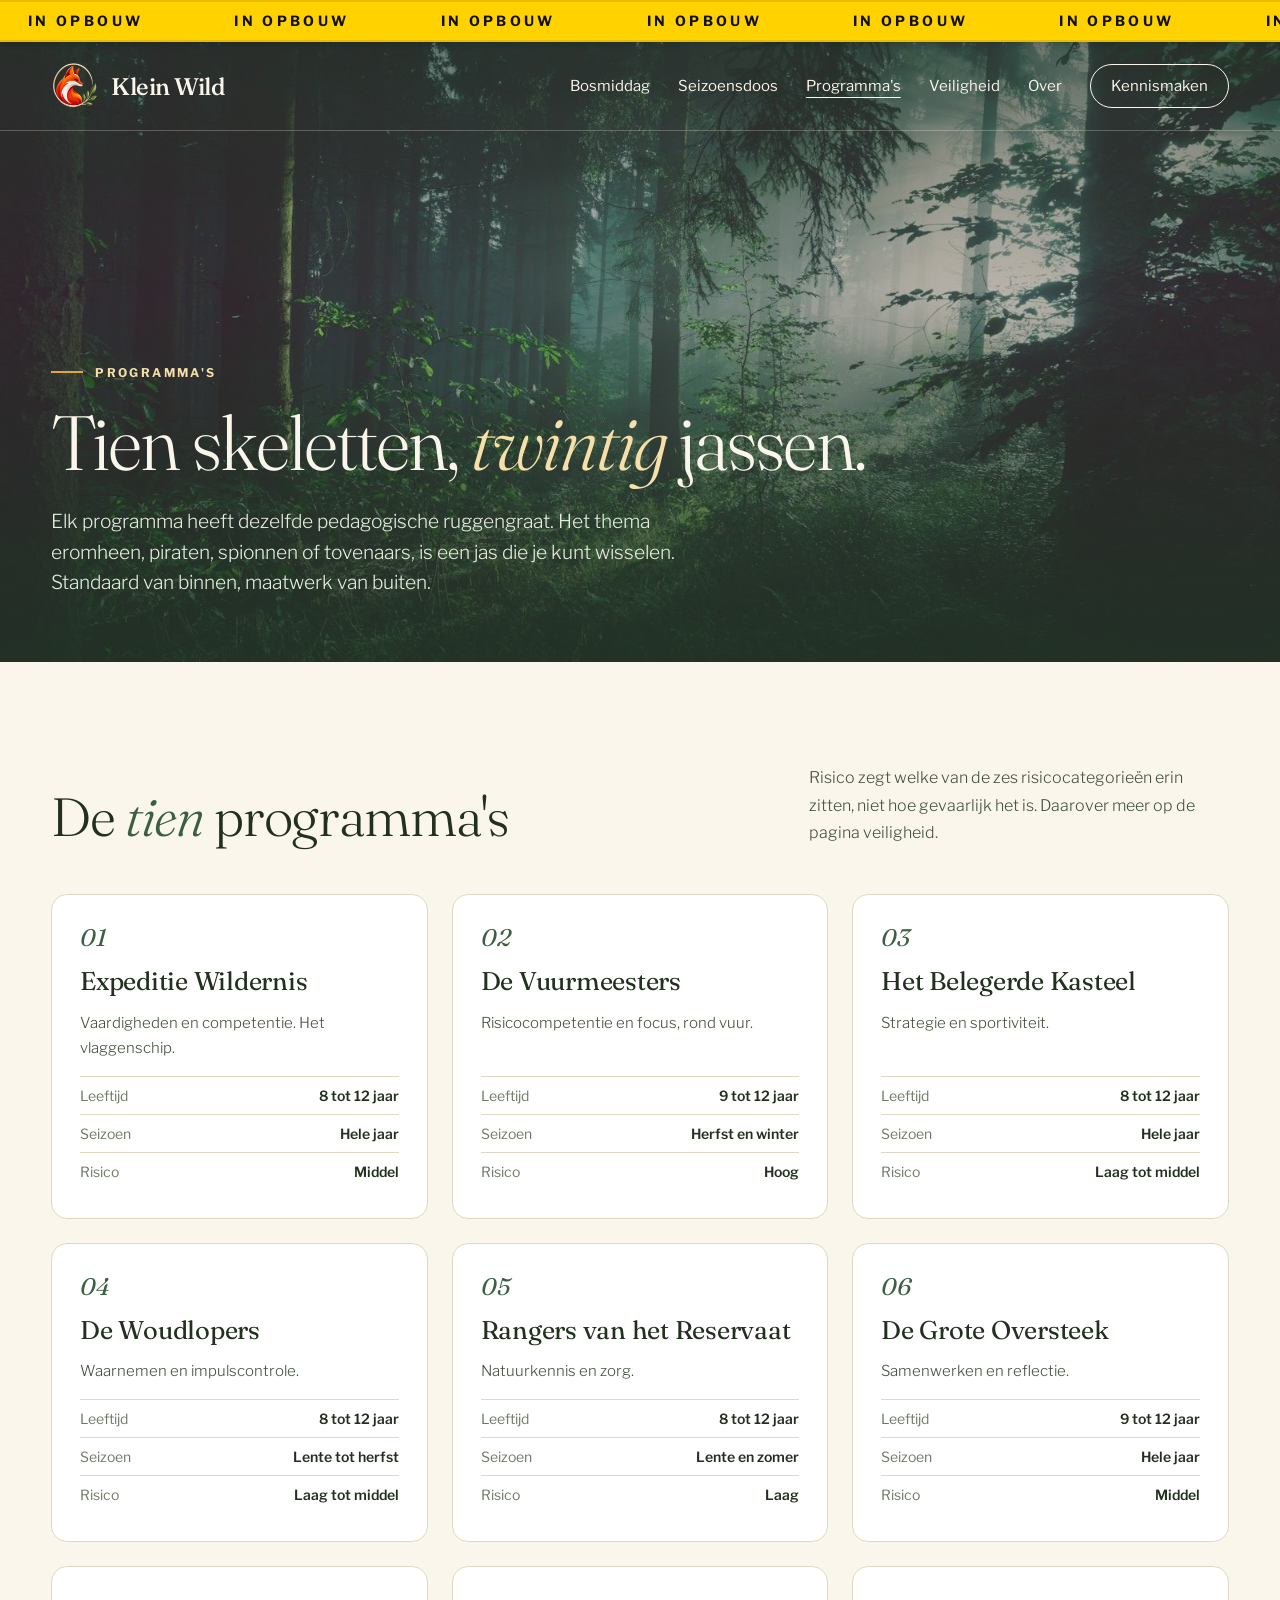
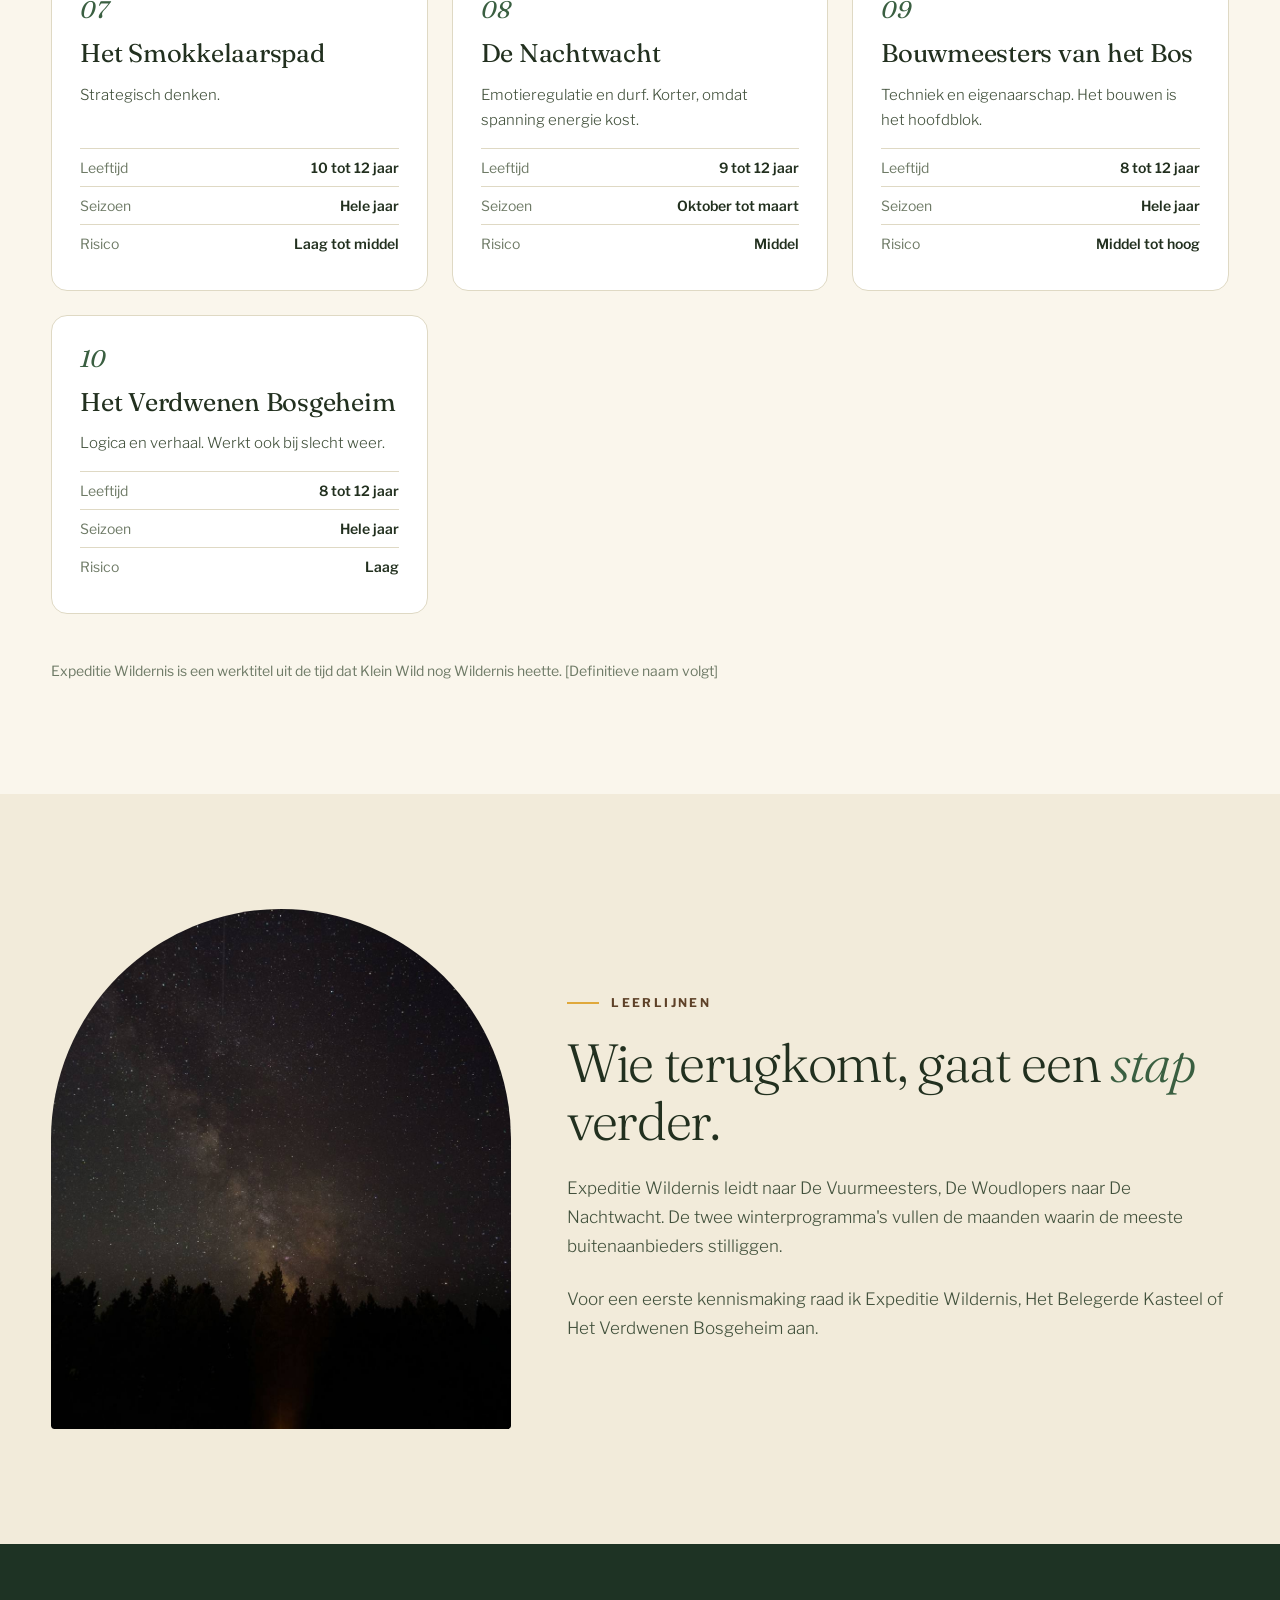
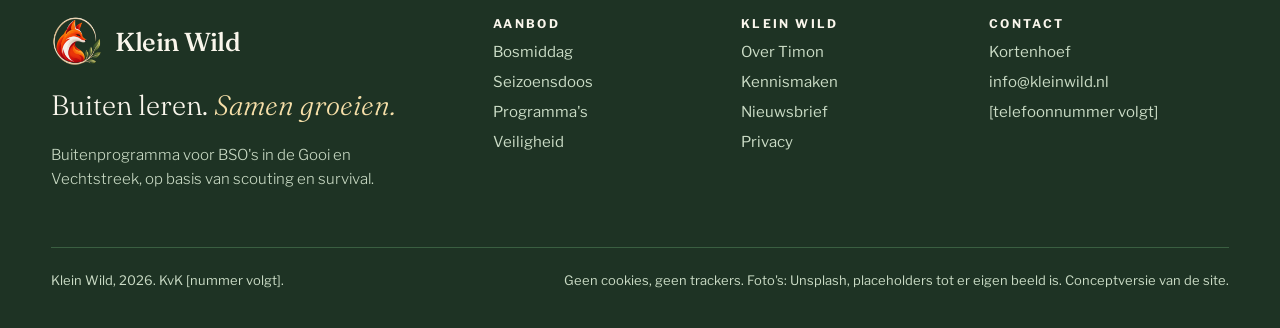
<file: programmas.html>
<!doctype html>
<html lang="nl">
<head>
<meta charset="utf-8">
<meta name="viewport" content="width=device-width, initial-scale=1">
<title>Programma&#x27;s, Klein Wild</title>
<meta name="description" content="Tien uitgewerkte buitenprogramma&#x27;s voor kinderen van 8 tot 12, met leeftijd, seizoen en risiconiveau per programma.">
<!-- Conceptversie: niet indexeren. Haal deze regel weg zodra de site af is. -->
<meta name="robots" content="noindex">
<meta name="theme-color" content="#1E3324">
<link rel="icon" type="image/png" href="img/favicon.png">
<link rel="apple-touch-icon" href="img/apple-touch-icon.png">
<link rel="preconnect" href="https://fonts.googleapis.com">
<link rel="preconnect" href="https://fonts.gstatic.com" crossorigin>
<link rel="stylesheet" href="https://fonts.googleapis.com/css2?family=Caveat:wght@500&amp;family=Fraunces:ital,opsz,wght@0,9..144,300;0,9..144,500;1,9..144,300;1,9..144,400&amp;family=Libre+Franklin:wght@300;400;600;700&amp;display=swap">
<link rel="stylesheet" href="css/site.css">
<style>
body{margin:0;background:#FAF6EC}
.kw{font-family:'Libre Franklin',sans-serif;color:#22301F;background:#FAF6EC}
.wrap{max-width:1280px;margin:0 auto;padding:0 clamp(16px,4vw,56px);box-sizing:border-box}
.eb{font-size:12px;letter-spacing:.2em;text-transform:uppercase;font-weight:700;color:#5E4128;display:flex;align-items:center;gap:12px;margin:0}
.eb::before{content:"";width:32px;height:2px;background:#E0A83B;flex:none}
.d1,.d2,.d3{font-family:'Fraunces',serif;font-weight:300;letter-spacing:-.025em;margin:0;color:#22301F}
.d1{font-size:clamp(44px,6vw,84px);line-height:1.02}
.d2{font-size:clamp(34px,4.2vw,58px);line-height:1.08}
.d3{font-size:clamp(22px,2vw,27px);line-height:1.2;font-weight:400;letter-spacing:-.01em}
.d1 em,.d2 em,.d3 em{font-style:italic;color:#3A5F41}
.dark .d1{color:#FAF6EC}.dark .d1 em{color:#F6DFA9}.dark .eb{color:#F6DFA9}.dark .lead{color:#E4EEDE}
.lead{font-size:clamp(18px,1.5vw,21px);line-height:1.6;font-weight:300;color:#42513C;margin:0}
.tx{font-size:17px;line-height:1.7;font-weight:300;color:#42513C;margin:0}
.meta{display:flex;justify-content:space-between;gap:12px;padding:10px 0;border-top:1px solid #DFD9C4;font-size:14px}
.meta span:first-child{color:#6E7A66}
.meta span:last-child{color:#22301F;font-weight:600;text-align:right}
</style>
</head>
<body>
<a class="skip" href="#inhoud">Naar de inhoud</a>
<div class="tape" role="note" aria-label="Deze website is in opbouw"><div class="tape__text" aria-hidden="true"><span>In opbouw</span><span>In opbouw</span><span>In opbouw</span><span>In opbouw</span><span>In opbouw</span><span>In opbouw</span><span>In opbouw</span><span>In opbouw</span><span>In opbouw</span><span>In opbouw</span><span>In opbouw</span><span>In opbouw</span><span>In opbouw</span><span>In opbouw</span></div></div>
<div class="kw" style="width: 100%; overflow: hidden">
  <section id="inhoud" class="dark" style="position: relative; min-height: 620px; display: flex; flex-direction: column; justify-content: flex-end">
    <img fetchpriority="high" src="img/bos-zon.jpg" alt="" style="position: absolute; inset: 0; width: 100%; height: 100%; object-fit: cover">
    <div style="position: absolute; inset: 0; background: linear-gradient(180deg, rgba(30,51,36,.6) 0%, rgba(30,51,36,.3) 40%, rgba(30,51,36,.85) 100%)"></div>
    <div style="position: absolute; top: 0; left: 0; right: 0; z-index: 2"><header class="kw-head" style="width: 100%; box-sizing: border-box; padding: 20px clamp(16px, 4vw, 56px); display: flex; flex-wrap: wrap; align-items: center; justify-content: space-between; gap: 16px 32px; font-family: 'Libre Franklin', sans-serif; color: #FAF6EC; background: transparent; border-bottom: 1px solid rgba(250,246,236,.25)">
  <a href="index.html" style="display: flex; align-items: center; gap: 12px; text-decoration: none; color: #FAF6EC">
    <img src="img/logo-fox-on-dark.png" alt="" width="48" height="48" style="width: 48px; height: 48px">
    <span style="font-family: 'Fraunces', serif; font-weight: 500; font-size: 24px; letter-spacing: -0.02em">Klein Wild</span>
  </a>
  <nav class="kw-nav" aria-label="Hoofdmenu" style="display: flex; flex-wrap: wrap; align-items: center; gap: 8px 28px; font-size: 15px">
    <a href="bosmiddag.html" style="color: #FAF6EC">Bosmiddag</a>
    <a href="seizoensdoos.html" style="color: #FAF6EC">Seizoensdoos</a>
    <a href="programmas.html" aria-current="page" style="color: #FAF6EC">Programma's</a>
    <a href="veiligheid.html" style="color: #FAF6EC">Veiligheid</a>
    <a href="over.html" style="color: #FAF6EC">Over</a>
    <a href="contact.html" style="color: #FAF6EC; border: 1px solid #FAF6EC; border-radius: 999px; padding: 10px 20px; min-height: 44px; box-sizing: border-box; display: inline-flex; align-items: center">Kennismaken</a>
  </nav>
</header></div>
    <div class="wrap" style="position: relative; width: 100%; padding-top: 180px; padding-bottom: 64px; display: flex; flex-direction: column; gap: 24px">
      <p class="eb">Programma's</p>
      <h1 class="d1" style="max-width: 900px">Tien skeletten, <em>twintig</em> jassen.</h1>
      <p class="lead" style="max-width: 640px">Elk programma heeft dezelfde pedagogische ruggengraat. Het thema eromheen, piraten, spionnen of tovenaars, is een jas die je kunt wisselen. Standaard van binnen, maatwerk van buiten.</p>
    </div>
  </section>

  <section class="wrap" style="padding-top: clamp(72px, 8vw, 112px); padding-bottom: clamp(80px, 9vw, 128px); display: flex; flex-direction: column; gap: 48px">
    <div style="display: flex; flex-wrap: wrap; justify-content: space-between; align-items: flex-end; gap: 24px">
      <h2 class="d2" style="max-width: 640px">De <em>tien</em> programma's</h2>
      <p class="tx" style="max-width: 420px; font-size: 16px">Risico zegt welke van de zes risicocategorieën erin zitten, niet hoe gevaarlijk het is. Daarover meer op de pagina veiligheid.</p>
    </div>
    <div style="display: grid; grid-template-columns: repeat(auto-fill, minmax(280px, 1fr)); gap: 24px">
      
        <article style="background: #FFFFFF; border: 1px solid #DFD9C4; border-radius: 16px; padding: 28px; display: flex; flex-direction: column; gap: 14px">
          <span style="font-family: 'Fraunces', serif; font-style: italic; font-size: 24px; color: #3A5F41">01</span>
          <h3 class="d3">Expeditie Wildernis</h3>
          <p class="tx" style="font-size: 15px; flex-grow: 1">Vaardigheden en competentie. Het vlaggenschip.</p>
          <div>
            <div class="meta"><span>Leeftijd</span><span>8 tot 12 jaar</span></div>
            <div class="meta"><span>Seizoen</span><span>Hele jaar</span></div>
            <div class="meta"><span>Risico</span><span>Middel</span></div>
          </div>
        </article>
      
        <article style="background: #FFFFFF; border: 1px solid #DFD9C4; border-radius: 16px; padding: 28px; display: flex; flex-direction: column; gap: 14px">
          <span style="font-family: 'Fraunces', serif; font-style: italic; font-size: 24px; color: #3A5F41">02</span>
          <h3 class="d3">De Vuurmeesters</h3>
          <p class="tx" style="font-size: 15px; flex-grow: 1">Risicocompetentie en focus, rond vuur.</p>
          <div>
            <div class="meta"><span>Leeftijd</span><span>9 tot 12 jaar</span></div>
            <div class="meta"><span>Seizoen</span><span>Herfst en winter</span></div>
            <div class="meta"><span>Risico</span><span>Hoog</span></div>
          </div>
        </article>
      
        <article style="background: #FFFFFF; border: 1px solid #DFD9C4; border-radius: 16px; padding: 28px; display: flex; flex-direction: column; gap: 14px">
          <span style="font-family: 'Fraunces', serif; font-style: italic; font-size: 24px; color: #3A5F41">03</span>
          <h3 class="d3">Het Belegerde Kasteel</h3>
          <p class="tx" style="font-size: 15px; flex-grow: 1">Strategie en sportiviteit.</p>
          <div>
            <div class="meta"><span>Leeftijd</span><span>8 tot 12 jaar</span></div>
            <div class="meta"><span>Seizoen</span><span>Hele jaar</span></div>
            <div class="meta"><span>Risico</span><span>Laag tot middel</span></div>
          </div>
        </article>
      
        <article style="background: #FFFFFF; border: 1px solid #DFD9C4; border-radius: 16px; padding: 28px; display: flex; flex-direction: column; gap: 14px">
          <span style="font-family: 'Fraunces', serif; font-style: italic; font-size: 24px; color: #3A5F41">04</span>
          <h3 class="d3">De Woudlopers</h3>
          <p class="tx" style="font-size: 15px; flex-grow: 1">Waarnemen en impulscontrole.</p>
          <div>
            <div class="meta"><span>Leeftijd</span><span>8 tot 12 jaar</span></div>
            <div class="meta"><span>Seizoen</span><span>Lente tot herfst</span></div>
            <div class="meta"><span>Risico</span><span>Laag tot middel</span></div>
          </div>
        </article>
      
        <article style="background: #FFFFFF; border: 1px solid #DFD9C4; border-radius: 16px; padding: 28px; display: flex; flex-direction: column; gap: 14px">
          <span style="font-family: 'Fraunces', serif; font-style: italic; font-size: 24px; color: #3A5F41">05</span>
          <h3 class="d3">Rangers van het Reservaat</h3>
          <p class="tx" style="font-size: 15px; flex-grow: 1">Natuurkennis en zorg.</p>
          <div>
            <div class="meta"><span>Leeftijd</span><span>8 tot 12 jaar</span></div>
            <div class="meta"><span>Seizoen</span><span>Lente en zomer</span></div>
            <div class="meta"><span>Risico</span><span>Laag</span></div>
          </div>
        </article>
      
        <article style="background: #FFFFFF; border: 1px solid #DFD9C4; border-radius: 16px; padding: 28px; display: flex; flex-direction: column; gap: 14px">
          <span style="font-family: 'Fraunces', serif; font-style: italic; font-size: 24px; color: #3A5F41">06</span>
          <h3 class="d3">De Grote Oversteek</h3>
          <p class="tx" style="font-size: 15px; flex-grow: 1">Samenwerken en reflectie.</p>
          <div>
            <div class="meta"><span>Leeftijd</span><span>9 tot 12 jaar</span></div>
            <div class="meta"><span>Seizoen</span><span>Hele jaar</span></div>
            <div class="meta"><span>Risico</span><span>Middel</span></div>
          </div>
        </article>
      
        <article style="background: #FFFFFF; border: 1px solid #DFD9C4; border-radius: 16px; padding: 28px; display: flex; flex-direction: column; gap: 14px">
          <span style="font-family: 'Fraunces', serif; font-style: italic; font-size: 24px; color: #3A5F41">07</span>
          <h3 class="d3">Het Smokkelaarspad</h3>
          <p class="tx" style="font-size: 15px; flex-grow: 1">Strategisch denken.</p>
          <div>
            <div class="meta"><span>Leeftijd</span><span>10 tot 12 jaar</span></div>
            <div class="meta"><span>Seizoen</span><span>Hele jaar</span></div>
            <div class="meta"><span>Risico</span><span>Laag tot middel</span></div>
          </div>
        </article>
      
        <article style="background: #FFFFFF; border: 1px solid #DFD9C4; border-radius: 16px; padding: 28px; display: flex; flex-direction: column; gap: 14px">
          <span style="font-family: 'Fraunces', serif; font-style: italic; font-size: 24px; color: #3A5F41">08</span>
          <h3 class="d3">De Nachtwacht</h3>
          <p class="tx" style="font-size: 15px; flex-grow: 1">Emotieregulatie en durf. Korter, omdat spanning energie kost.</p>
          <div>
            <div class="meta"><span>Leeftijd</span><span>9 tot 12 jaar</span></div>
            <div class="meta"><span>Seizoen</span><span>Oktober tot maart</span></div>
            <div class="meta"><span>Risico</span><span>Middel</span></div>
          </div>
        </article>
      
        <article style="background: #FFFFFF; border: 1px solid #DFD9C4; border-radius: 16px; padding: 28px; display: flex; flex-direction: column; gap: 14px">
          <span style="font-family: 'Fraunces', serif; font-style: italic; font-size: 24px; color: #3A5F41">09</span>
          <h3 class="d3">Bouwmeesters van het Bos</h3>
          <p class="tx" style="font-size: 15px; flex-grow: 1">Techniek en eigenaarschap. Het bouwen is het hoofdblok.</p>
          <div>
            <div class="meta"><span>Leeftijd</span><span>8 tot 12 jaar</span></div>
            <div class="meta"><span>Seizoen</span><span>Hele jaar</span></div>
            <div class="meta"><span>Risico</span><span>Middel tot hoog</span></div>
          </div>
        </article>
      
        <article style="background: #FFFFFF; border: 1px solid #DFD9C4; border-radius: 16px; padding: 28px; display: flex; flex-direction: column; gap: 14px">
          <span style="font-family: 'Fraunces', serif; font-style: italic; font-size: 24px; color: #3A5F41">10</span>
          <h3 class="d3">Het Verdwenen Bosgeheim</h3>
          <p class="tx" style="font-size: 15px; flex-grow: 1">Logica en verhaal. Werkt ook bij slecht weer.</p>
          <div>
            <div class="meta"><span>Leeftijd</span><span>8 tot 12 jaar</span></div>
            <div class="meta"><span>Seizoen</span><span>Hele jaar</span></div>
            <div class="meta"><span>Risico</span><span>Laag</span></div>
          </div>
        </article>
      
    </div>
    <p style="margin: 0; font-size: 14px; color: #6E7A66">Expeditie Wildernis is een werktitel uit de tijd dat Klein Wild nog Wildernis heette. [Definitieve naam volgt]</p>
  </section>

  <section style="background: #F2EBDA; padding: clamp(80px, 9vw, 120px) 0">
    <div class="wrap" style="display: flex; flex-wrap: wrap; gap: 56px; align-items: center">
      <img loading="lazy" decoding="async" src="img/kampvuur-nacht.jpg" alt="Een groep rond een kampvuur onder een sterrenhemel, in silhouet" style="flex: 1 1 340px; max-width: 460px; width: 100%; height: 520px; object-fit: cover; border-radius: 999px 999px 16px 16px">
      <div style="flex: 1 1 480px; display: flex; flex-direction: column; gap: 24px">
        <p class="eb">Leerlijnen</p>
        <h2 class="d2">Wie terugkomt, gaat een <em>stap</em> verder.</h2>
        <p class="tx">Expeditie Wildernis leidt naar De Vuurmeesters, De Woudlopers naar De Nachtwacht. De twee winterprogramma's vullen de maanden waarin de meeste buitenaanbieders stilliggen.</p>
        <p class="tx">Voor een eerste kennismaking raad ik Expeditie Wildernis, Het Belegerde Kasteel of Het Verdwenen Bosgeheim aan.</p>
      </div>
    </div>
  </section>

  <footer class="kw-foot" style="width: 100%; box-sizing: border-box; background: #1E3324; color: #CBDCC6; font-family: 'Libre Franklin', sans-serif; padding: 72px clamp(16px, 4vw, 56px) 40px">
  <div style="max-width: 1280px; margin: 0 auto; display: flex; flex-wrap: wrap; gap: 48px; justify-content: space-between">
    <div style="flex: 1 1 320px; max-width: 420px; display: flex; flex-direction: column; gap: 20px">
      <div style="display: flex; align-items: center; gap: 12px">
        <img src="img/logo-fox-on-dark.png" alt="" width="52" height="52" style="width: 52px; height: 52px">
        <span style="font-family: 'Fraunces', serif; font-weight: 500; font-size: 26px; color: #FAF6EC; letter-spacing: -0.02em">Klein Wild</span>
      </div>
      <p style="margin: 0; font-family: 'Fraunces', serif; font-weight: 300; font-size: 28px; line-height: 1.25; color: #FAF6EC">Buiten leren. <span style="font-style: italic; color: #F6DFA9">Samen groeien.</span></p>
      <p style="margin: 0; font-size: 15px; line-height: 1.6; font-weight: 300">Buitenprogramma voor BSO's in de Gooi en Vechtstreek, op basis van scouting en survival.</p>
    </div>
    <nav aria-label="Voetmenu" style="flex: 0 1 200px; display: flex; flex-direction: column; gap: 12px; font-size: 15px">
      <span style="font-size: 12px; letter-spacing: 0.2em; text-transform: uppercase; font-weight: 700; color: #FAF6EC">Aanbod</span>
      <a href="bosmiddag.html">Bosmiddag</a>
      <a href="seizoensdoos.html">Seizoensdoos</a>
      <a href="programmas.html">Programma's</a>
      <a href="veiligheid.html">Veiligheid</a>
    </nav>
    <nav aria-label="Over Klein Wild" style="flex: 0 1 200px; display: flex; flex-direction: column; gap: 12px; font-size: 15px">
      <span style="font-size: 12px; letter-spacing: 0.2em; text-transform: uppercase; font-weight: 700; color: #FAF6EC">Klein Wild</span>
      <a href="over.html">Over Timon</a>
      <a href="contact.html">Kennismaken</a>
      <a href="contact.html">Nieuwsbrief</a>
      <a href="contact.html">Privacy</a>
    </nav>
    <div style="flex: 0 1 240px; display: flex; flex-direction: column; gap: 12px; font-size: 15px">
      <span style="font-size: 12px; letter-spacing: 0.2em; text-transform: uppercase; font-weight: 700; color: #FAF6EC">Contact</span>
      <span>Kortenhoef</span>
      <a href="mailto:info@kleinwild.nl">info@kleinwild.nl</a>
      <span>[telefoonnummer volgt]</span>
    </div>
  </div>
  <div style="max-width: 1280px; margin: 56px auto 0; padding-top: 24px; border-top: 1px solid #3A5F41; display: flex; flex-wrap: wrap; gap: 12px 32px; justify-content: space-between; font-size: 13px; color: #CBDCC6">
    <span>Klein Wild, 2026. KvK [nummer volgt].</span>
    <span>Geen cookies, geen trackers. Foto's: Unsplash, placeholders tot er eigen beeld is. Conceptversie van de site.</span>
  </div>
</footer>
</div>
</body>
</html>
</file>
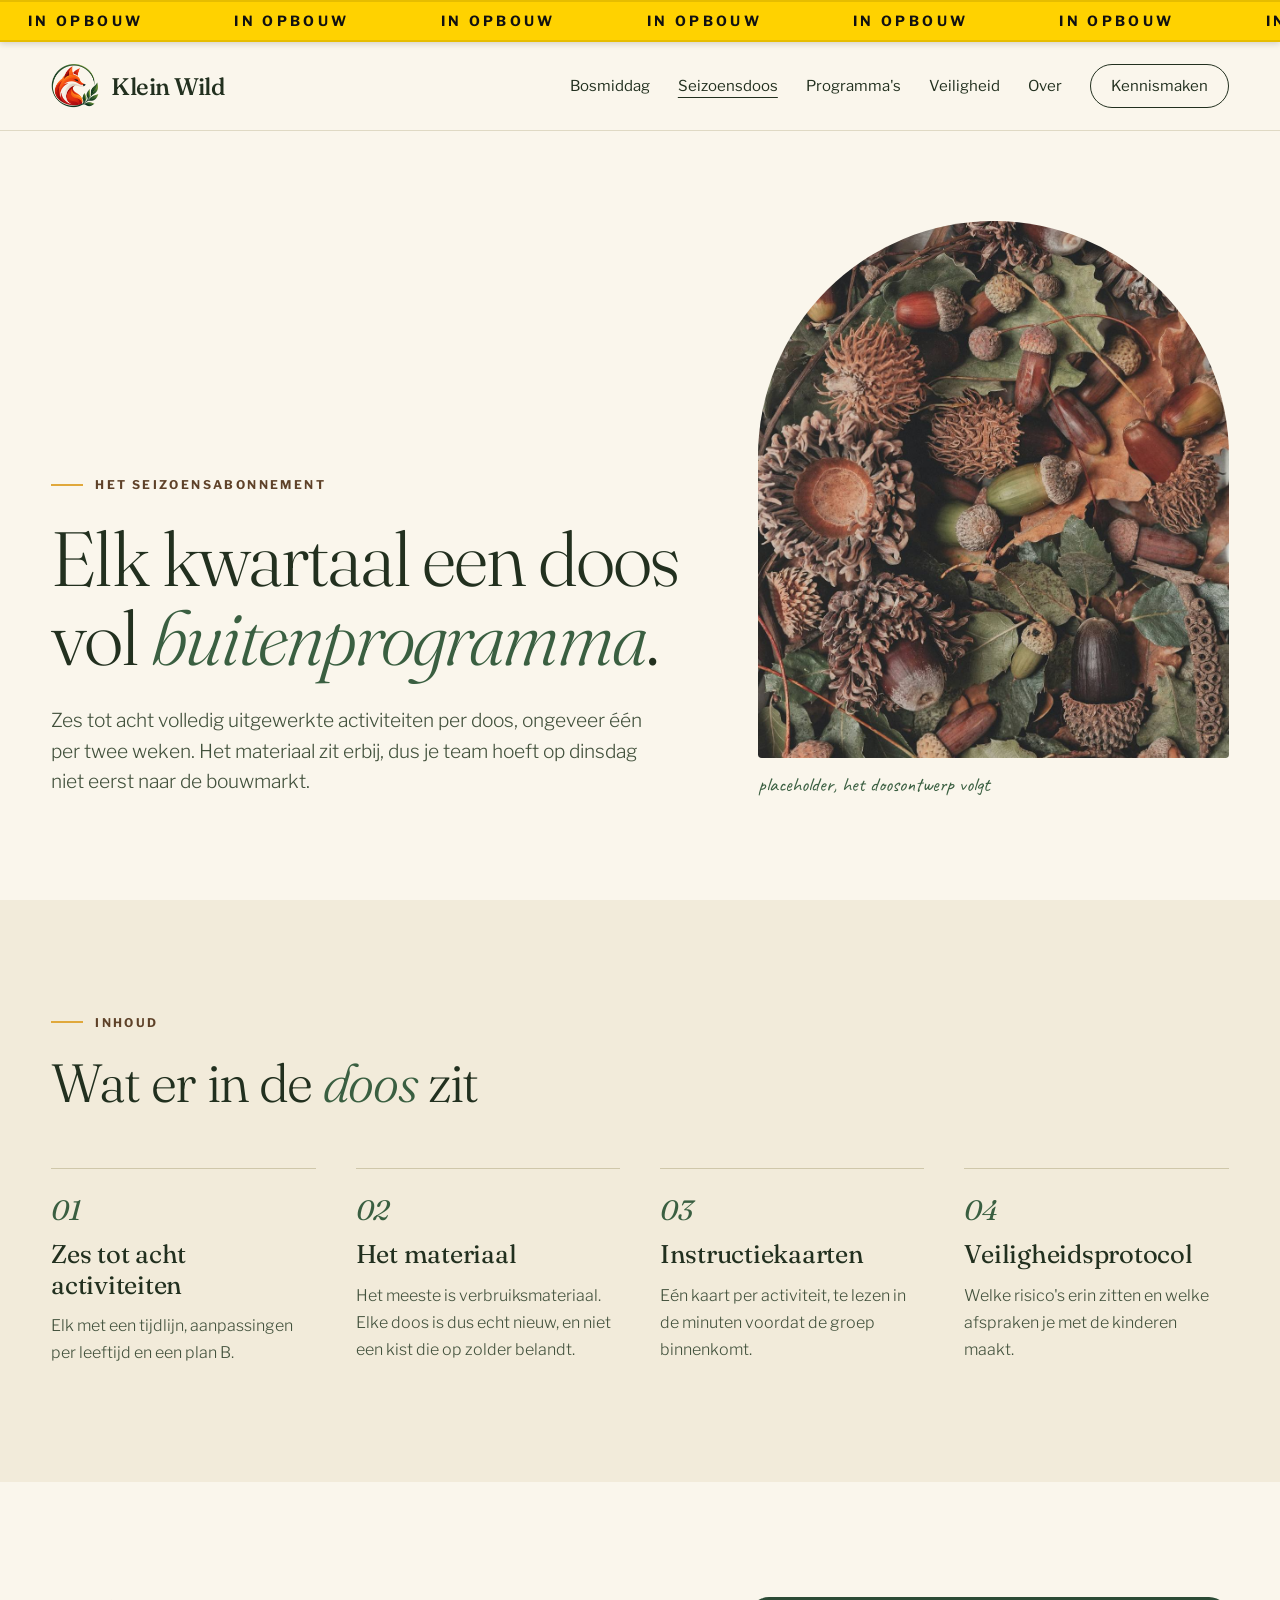
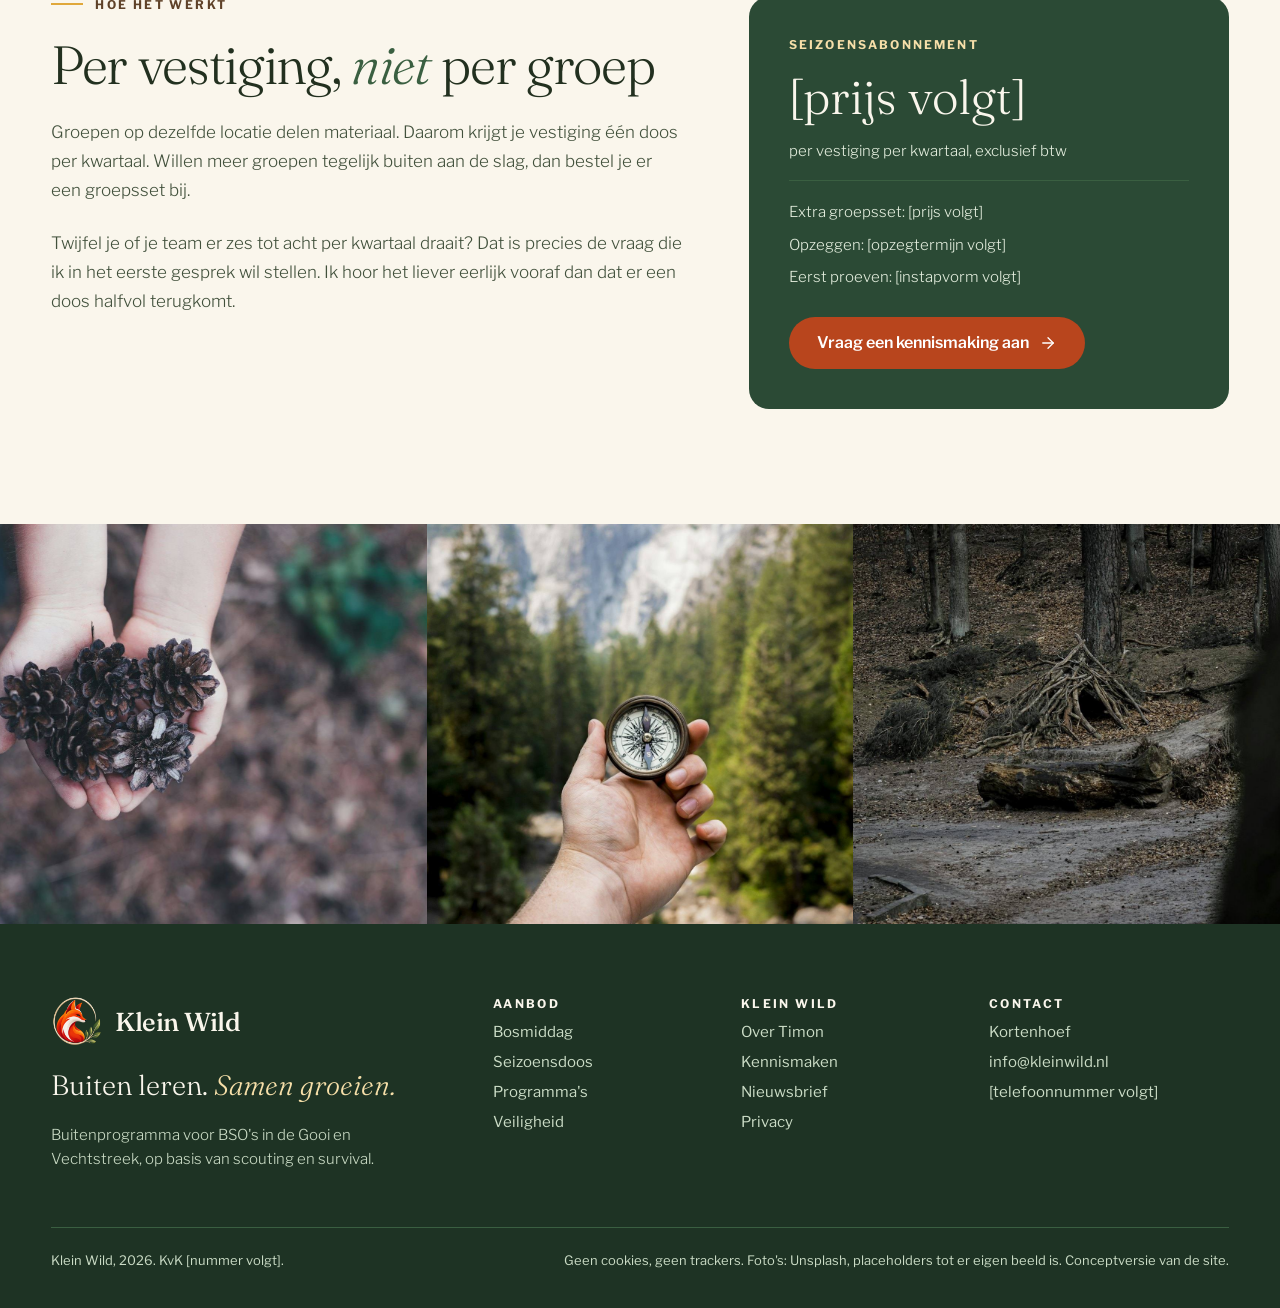
<file: seizoensdoos.html>
<!doctype html>
<html lang="nl">
<head>
<meta charset="utf-8">
<meta name="viewport" content="width=device-width, initial-scale=1">
<title>De seizoensdoos, Klein Wild</title>
<meta name="description" content="Eén doos per vestiging per kwartaal, met zes tot acht uitgewerkte buitenactiviteiten, materiaal, instructiekaarten en veiligheidsprotocol.">
<!-- Conceptversie: niet indexeren. Haal deze regel weg zodra de site af is. -->
<meta name="robots" content="noindex">
<meta name="theme-color" content="#1E3324">
<link rel="icon" type="image/png" href="img/favicon.png">
<link rel="apple-touch-icon" href="img/apple-touch-icon.png">
<link rel="preconnect" href="https://fonts.googleapis.com">
<link rel="preconnect" href="https://fonts.gstatic.com" crossorigin>
<link rel="stylesheet" href="https://fonts.googleapis.com/css2?family=Caveat:wght@500&amp;family=Fraunces:ital,opsz,wght@0,9..144,300;0,9..144,500;1,9..144,300;1,9..144,400&amp;family=Libre+Franklin:wght@300;400;600;700&amp;display=swap">
<link rel="stylesheet" href="css/site.css">
<style>
body{margin:0;background:#FAF6EC}
.kw{font-family:'Libre Franklin',sans-serif;color:#22301F;background:#FAF6EC}
.wrap{max-width:1280px;margin:0 auto;padding:0 clamp(16px,4vw,56px);box-sizing:border-box}
.eb{font-size:12px;letter-spacing:.2em;text-transform:uppercase;font-weight:700;color:#5E4128;display:flex;align-items:center;gap:12px;margin:0}
.eb::before{content:"";width:32px;height:2px;background:#E0A83B;flex:none}
.d1,.d2,.d3{font-family:'Fraunces',serif;font-weight:300;letter-spacing:-.025em;margin:0;color:#22301F}
.d1{font-size:clamp(44px,6vw,84px);line-height:1.02}
.d2{font-size:clamp(34px,4.2vw,58px);line-height:1.08}
.d3{font-size:clamp(22px,2vw,28px);line-height:1.2;font-weight:400;letter-spacing:-.01em}
.d1 em,.d2 em,.d3 em{font-style:italic;color:#3A5F41}
.lead{font-size:clamp(18px,1.5vw,21px);line-height:1.6;font-weight:300;color:#42513C;margin:0}
.tx{font-size:17px;line-height:1.7;font-weight:300;color:#42513C;margin:0}
.btn{display:inline-flex;align-items:center;gap:10px;min-height:52px;padding:0 28px;border-radius:999px;background:#B8451D;color:#fff;font-weight:600;font-size:16px;text-decoration:none;box-sizing:border-box}
.btn:hover{background:#9C3A18}
.num{font-family:'Fraunces',serif;font-style:italic;font-size:28px;color:#3A5F41;margin:0}
.item{border-top:1px solid #CFC7AA;padding-top:24px;display:flex;flex-direction:column;gap:12px}
</style>
</head>
<body>
<a class="skip" href="#inhoud">Naar de inhoud</a>
<div class="tape" role="note" aria-label="Deze website is in opbouw"><div class="tape__text" aria-hidden="true"><span>In opbouw</span><span>In opbouw</span><span>In opbouw</span><span>In opbouw</span><span>In opbouw</span><span>In opbouw</span><span>In opbouw</span><span>In opbouw</span><span>In opbouw</span><span>In opbouw</span><span>In opbouw</span><span>In opbouw</span><span>In opbouw</span><span>In opbouw</span></div></div>
<div class="kw" style="width: 100%; overflow: hidden">
  <header class="kw-head" style="width: 100%; box-sizing: border-box; padding: 20px clamp(16px, 4vw, 56px); display: flex; flex-wrap: wrap; align-items: center; justify-content: space-between; gap: 16px 32px; font-family: 'Libre Franklin', sans-serif; color: #22301F; background: #FAF6EC; border-bottom: 1px solid #DFD9C4">
  <a href="index.html" style="display: flex; align-items: center; gap: 12px; text-decoration: none; color: #22301F">
    <img src="img/logo-fox.png" alt="" width="48" height="48" style="width: 48px; height: 48px">
    <span style="font-family: 'Fraunces', serif; font-weight: 500; font-size: 24px; letter-spacing: -0.02em">Klein Wild</span>
  </a>
  <nav class="kw-nav" aria-label="Hoofdmenu" style="display: flex; flex-wrap: wrap; align-items: center; gap: 8px 28px; font-size: 15px">
    <a href="bosmiddag.html" style="color: #22301F">Bosmiddag</a>
    <a href="seizoensdoos.html" aria-current="page" style="color: #22301F">Seizoensdoos</a>
    <a href="programmas.html" style="color: #22301F">Programma's</a>
    <a href="veiligheid.html" style="color: #22301F">Veiligheid</a>
    <a href="over.html" style="color: #22301F">Over</a>
    <a href="contact.html" style="color: #22301F; border: 1px solid #22301F; border-radius: 999px; padding: 10px 20px; min-height: 44px; box-sizing: border-box; display: inline-flex; align-items: center">Kennismaken</a>
  </nav>
</header>

  <section id="inhoud" class="wrap" style="padding-top: clamp(56px, 7vw, 104px); padding-bottom: clamp(64px, 8vw, 120px); display: flex; flex-wrap: wrap; gap: 56px; align-items: flex-end">
    <div style="flex: 1 1 560px; display: flex; flex-direction: column; gap: 28px">
      <p class="eb">Het seizoensabonnement</p>
      <h1 class="d1">Elk kwartaal een doos vol <em>buitenprogramma</em>.</h1>
      <p class="lead" style="max-width: 600px">Zes tot acht volledig uitgewerkte activiteiten per doos, ongeveer één per twee weken. Het materiaal zit erbij, dus je team hoeft op dinsdag niet eerst naar de bouwmarkt.</p>
    </div>
    <figure style="flex: 1 1 380px; max-width: 520px; margin: 0">
      <img fetchpriority="high" src="img/eikels-verzameling.jpg" alt="Een verzameling eikels, dennenappels en herfstbladeren" style="width: 100%; height: clamp(420px, 42vw, 580px); object-fit: cover; border-radius: 999px 999px 16px 16px">
      <figcaption style="font-family: 'Caveat', cursive; font-size: 20px; color: #3A5F41; margin-top: 10px">placeholder, het doosontwerp volgt</figcaption>
    </figure>
  </section>

  <section style="background: #F2EBDA; padding: clamp(80px, 9vw, 128px) 0">
    <div class="wrap" style="display: flex; flex-direction: column; gap: 56px">
      <div style="display: flex; flex-direction: column; gap: 24px; max-width: 760px">
        <p class="eb">Inhoud</p>
        <h2 class="d2">Wat er in de <em>doos</em> zit</h2>
      </div>
      <div style="display: grid; grid-template-columns: repeat(auto-fit, minmax(240px, 1fr)); gap: 40px">
        <div class="item"><p class="num">01</p><h3 class="d3">Zes tot acht activiteiten</h3><p class="tx" style="font-size: 16px">Elk met een tijdlijn, aanpassingen per leeftijd en een plan B.</p></div>
        <div class="item"><p class="num">02</p><h3 class="d3">Het materiaal</h3><p class="tx" style="font-size: 16px">Het meeste is verbruiksmateriaal. Elke doos is dus echt nieuw, en niet een kist die op zolder belandt.</p></div>
        <div class="item"><p class="num">03</p><h3 class="d3">Instructiekaarten</h3><p class="tx" style="font-size: 16px">Eén kaart per activiteit, te lezen in de minuten voordat de groep binnenkomt.</p></div>
        <div class="item"><p class="num">04</p><h3 class="d3">Veiligheidsprotocol</h3><p class="tx" style="font-size: 16px">Welke risico's erin zitten en welke afspraken je met de kinderen maakt.</p></div>
      </div>
    </div>
  </section>

  <section class="wrap" style="padding-top: clamp(80px, 9vw, 128px); padding-bottom: clamp(80px, 9vw, 128px); display: flex; flex-wrap: wrap; gap: 64px; align-items: flex-start">
    <div style="flex: 1 1 480px; display: flex; flex-direction: column; gap: 24px">
      <p class="eb">Hoe het werkt</p>
      <h2 class="d2">Per vestiging, <em>niet</em> per groep</h2>
      <p class="tx">Groepen op dezelfde locatie delen materiaal. Daarom krijgt je vestiging één doos per kwartaal. Willen meer groepen tegelijk buiten aan de slag, dan bestel je er een groepsset bij.</p>
      <p class="tx">Twijfel je of je team er zes tot acht per kwartaal draait? Dat is precies de vraag die ik in het eerste gesprek wil stellen. Ik hoor het liever eerlijk vooraf dan dat er een doos halfvol terugkomt.</p>
    </div>
    <div style="flex: 1 1 400px; max-width: 480px; background: #2B4A35; color: #FAF6EC; border-radius: 20px; padding: 40px; display: flex; flex-direction: column; gap: 20px">
      <span style="font-size: 12px; letter-spacing: .18em; text-transform: uppercase; font-weight: 700; color: #F6DFA9">Seizoensabonnement</span>
      <p style="margin: 0; font-family: 'Fraunces', serif; font-weight: 300; font-size: 48px; line-height: 1.05">[prijs volgt]</p>
      <p style="margin: 0; font-size: 15px; color: #E4EEDE; font-weight: 300">per vestiging per kwartaal, exclusief btw</p>
      <div style="border-top: 1px solid #3A5F41; padding-top: 20px; display: flex; flex-direction: column; gap: 10px; font-size: 15px; line-height: 1.5; font-weight: 300; color: #E4EEDE">
        <span>Extra groepsset: [prijs volgt]</span>
        <span>Opzeggen: [opzegtermijn volgt]</span>
        <span>Eerst proeven: [instapvorm volgt]</span>
      </div>
      <a class="btn" href="contact.html" style="align-self: flex-start; margin-top: 8px">Vraag een kennismaking aan <svg width="18" height="18" viewBox="0 0 24 24" fill="none" stroke="currentColor" stroke-width="1.75" stroke-linecap="round" stroke-linejoin="round" aria-hidden="true"><path d="M5 12h14"></path><path d="m12 5 7 7-7 7"></path></svg></a>
    </div>
  </section>

  <section style="display: grid; grid-template-columns: repeat(auto-fit, minmax(280px, 1fr))">
    <img loading="lazy" decoding="async" src="img/handen-dennenappels.jpg" alt="Twee kinderhanden houden vijf dennenappels vast" style="width: 100%; height: 400px; object-fit: cover; display: block">
    <img loading="lazy" decoding="async" src="img/kompas.jpg" alt="Een hand houdt een kompas voor een rij dennen" style="width: 100%; height: 400px; object-fit: cover; display: block">
    <img loading="lazy" decoding="async" src="img/afdak.jpg" alt="Een afdak van takken in het bos" style="width: 100%; height: 400px; object-fit: cover; display: block">
  </section>

  <footer class="kw-foot" style="width: 100%; box-sizing: border-box; background: #1E3324; color: #CBDCC6; font-family: 'Libre Franklin', sans-serif; padding: 72px clamp(16px, 4vw, 56px) 40px">
  <div style="max-width: 1280px; margin: 0 auto; display: flex; flex-wrap: wrap; gap: 48px; justify-content: space-between">
    <div style="flex: 1 1 320px; max-width: 420px; display: flex; flex-direction: column; gap: 20px">
      <div style="display: flex; align-items: center; gap: 12px">
        <img src="img/logo-fox-on-dark.png" alt="" width="52" height="52" style="width: 52px; height: 52px">
        <span style="font-family: 'Fraunces', serif; font-weight: 500; font-size: 26px; color: #FAF6EC; letter-spacing: -0.02em">Klein Wild</span>
      </div>
      <p style="margin: 0; font-family: 'Fraunces', serif; font-weight: 300; font-size: 28px; line-height: 1.25; color: #FAF6EC">Buiten leren. <span style="font-style: italic; color: #F6DFA9">Samen groeien.</span></p>
      <p style="margin: 0; font-size: 15px; line-height: 1.6; font-weight: 300">Buitenprogramma voor BSO's in de Gooi en Vechtstreek, op basis van scouting en survival.</p>
    </div>
    <nav aria-label="Voetmenu" style="flex: 0 1 200px; display: flex; flex-direction: column; gap: 12px; font-size: 15px">
      <span style="font-size: 12px; letter-spacing: 0.2em; text-transform: uppercase; font-weight: 700; color: #FAF6EC">Aanbod</span>
      <a href="bosmiddag.html">Bosmiddag</a>
      <a href="seizoensdoos.html">Seizoensdoos</a>
      <a href="programmas.html">Programma's</a>
      <a href="veiligheid.html">Veiligheid</a>
    </nav>
    <nav aria-label="Over Klein Wild" style="flex: 0 1 200px; display: flex; flex-direction: column; gap: 12px; font-size: 15px">
      <span style="font-size: 12px; letter-spacing: 0.2em; text-transform: uppercase; font-weight: 700; color: #FAF6EC">Klein Wild</span>
      <a href="over.html">Over Timon</a>
      <a href="contact.html">Kennismaken</a>
      <a href="contact.html">Nieuwsbrief</a>
      <a href="contact.html">Privacy</a>
    </nav>
    <div style="flex: 0 1 240px; display: flex; flex-direction: column; gap: 12px; font-size: 15px">
      <span style="font-size: 12px; letter-spacing: 0.2em; text-transform: uppercase; font-weight: 700; color: #FAF6EC">Contact</span>
      <span>Kortenhoef</span>
      <a href="mailto:info@kleinwild.nl">info@kleinwild.nl</a>
      <span>[telefoonnummer volgt]</span>
    </div>
  </div>
  <div style="max-width: 1280px; margin: 56px auto 0; padding-top: 24px; border-top: 1px solid #3A5F41; display: flex; flex-wrap: wrap; gap: 12px 32px; justify-content: space-between; font-size: 13px; color: #CBDCC6">
    <span>Klein Wild, 2026. KvK [nummer volgt].</span>
    <span>Geen cookies, geen trackers. Foto's: Unsplash, placeholders tot er eigen beeld is. Conceptversie van de site.</span>
  </div>
</footer>
</div>
</body>
</html>
</file>
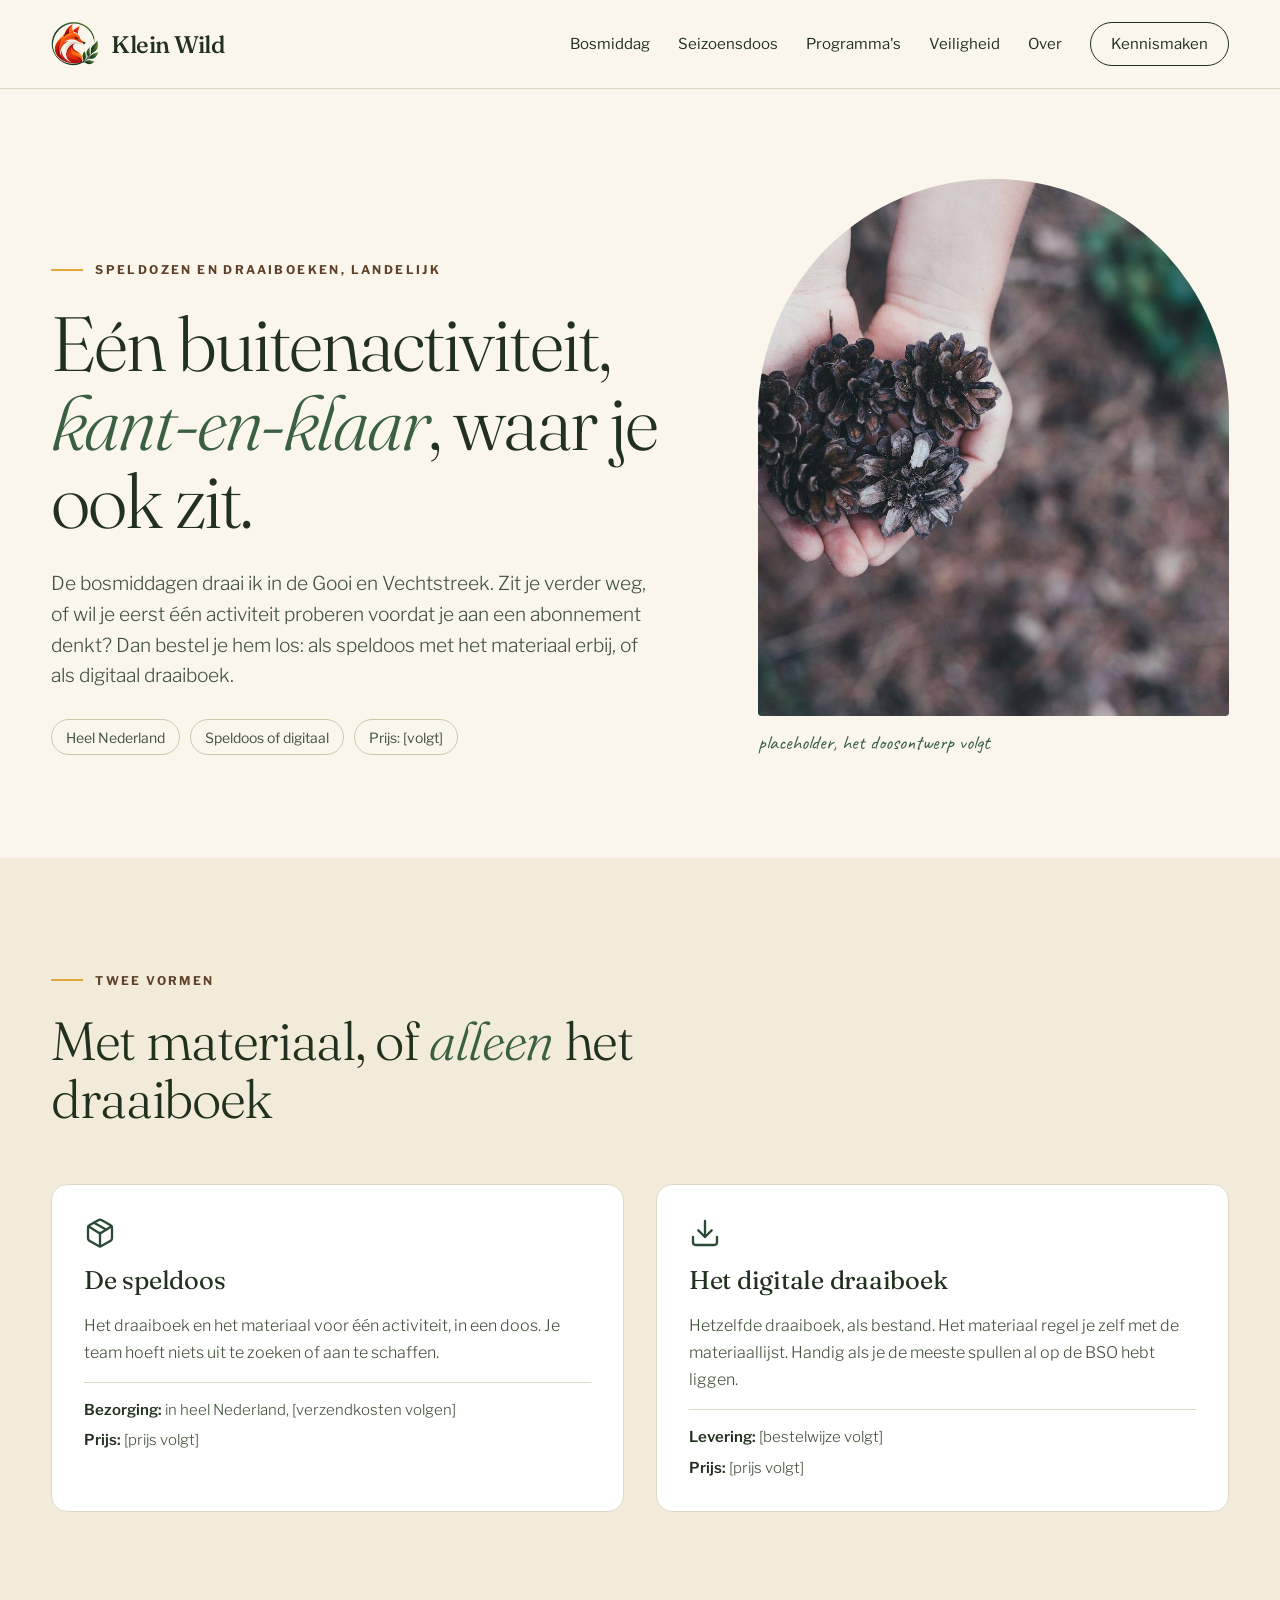
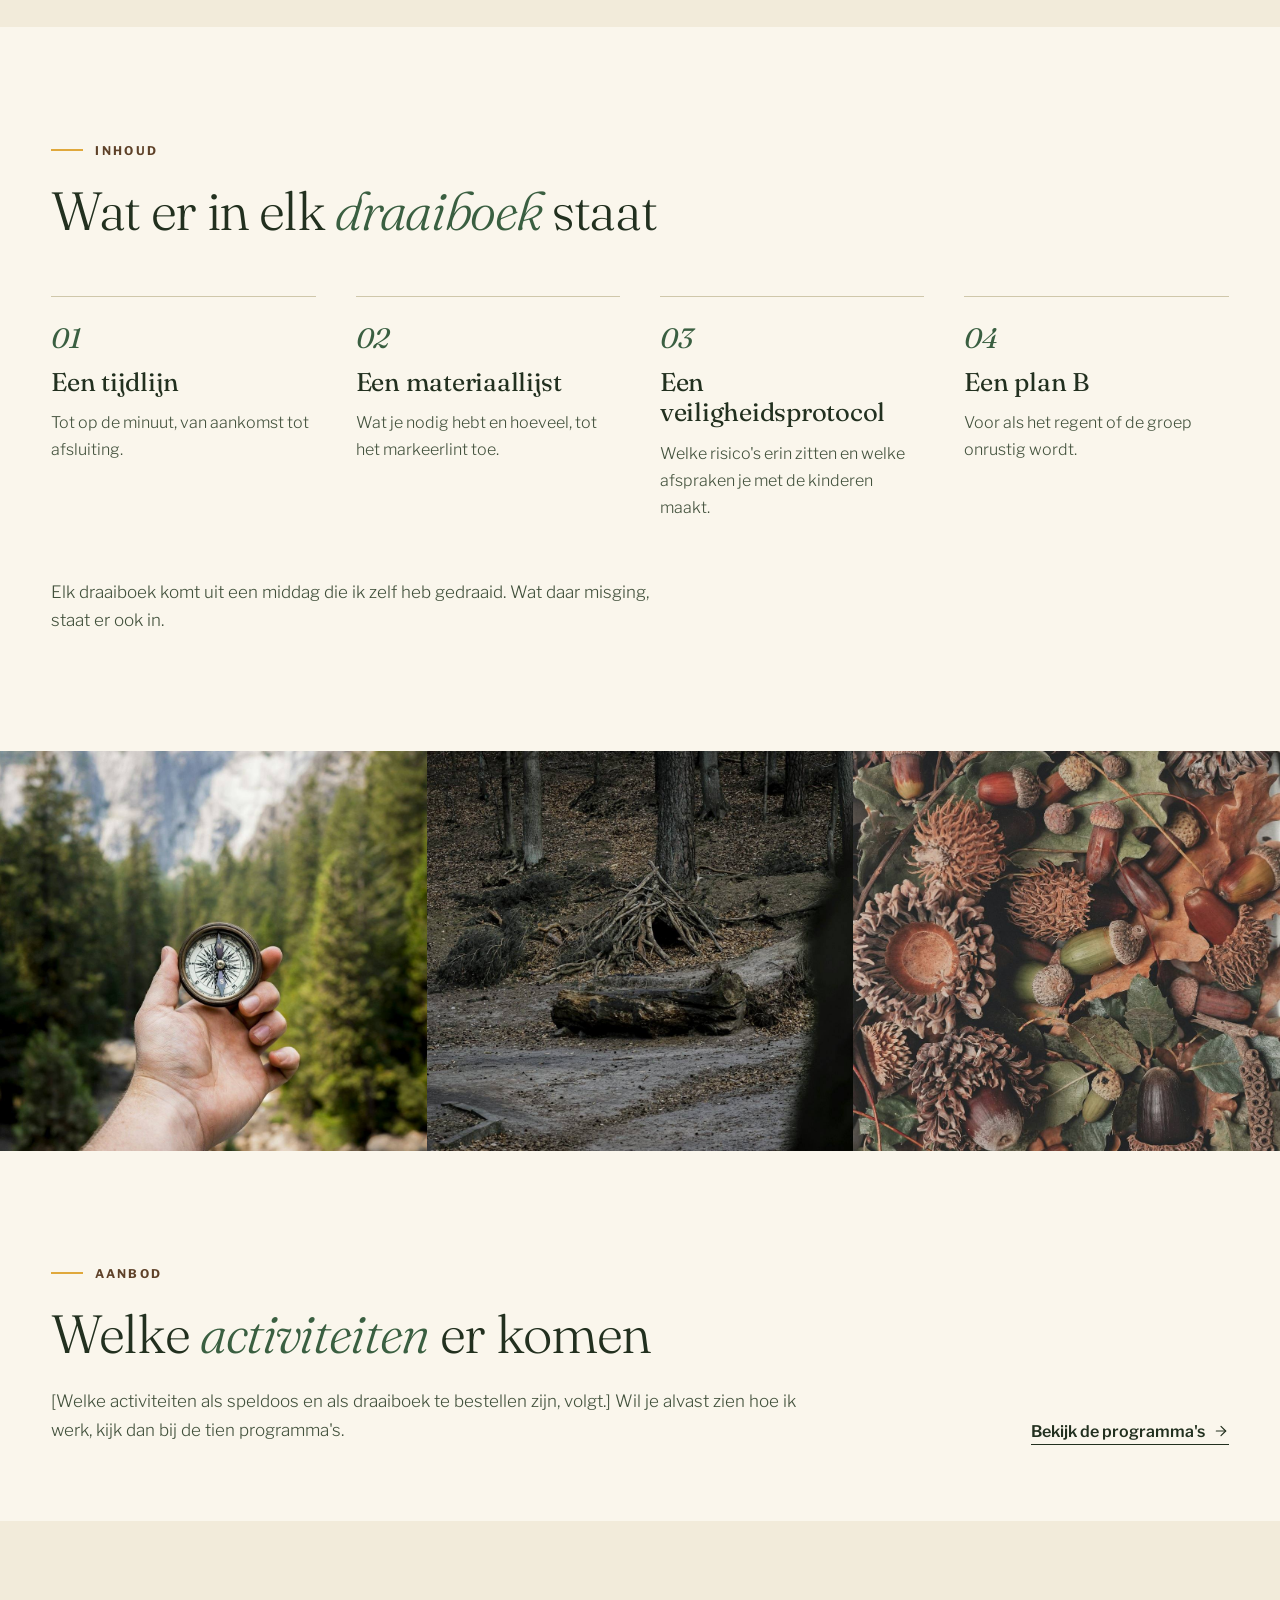
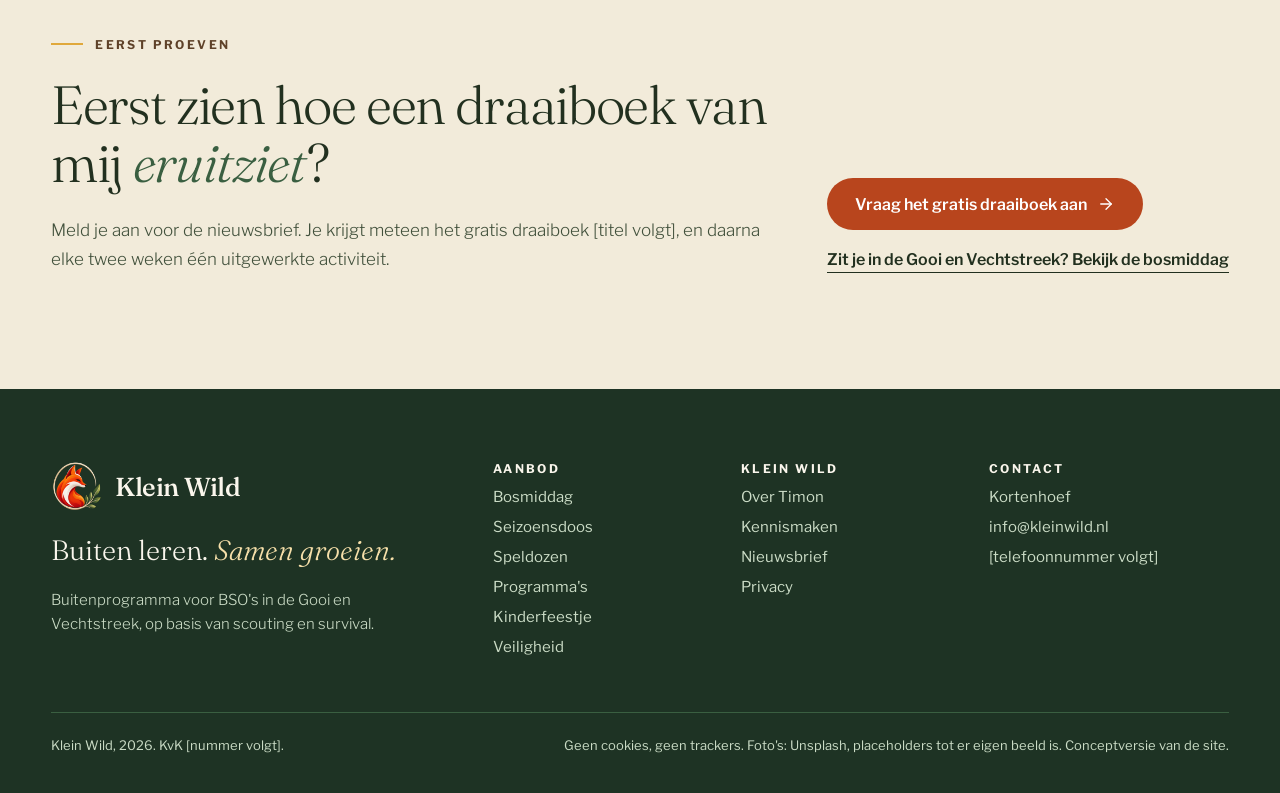
<file: speldozen.html>
<!doctype html>
<html lang="nl">
<head>
<meta charset="utf-8">
<meta name="viewport" content="width=device-width, initial-scale=1">
<title>Speldozen en draaiboeken voor buitenspel op de BSO, Klein Wild</title>
<meta name="description" content="Een kant-en-klare buitenactiviteit voor je BSO, waar je ook zit in Nederland. Als speldoos met het materiaal erbij, of als digitaal draaiboek.">
<!-- Conceptversie: niet indexeren. Haal deze regel weg zodra de site af is. -->
<meta name="robots" content="noindex">
<link rel="canonical" href="https://kleinwild.nl/speldozen.html">
<meta property="og:type" content="website">
<meta property="og:locale" content="nl_NL">
<meta property="og:site_name" content="Klein Wild">
<meta property="og:title" content="Speldozen en draaiboeken voor buitenspel op de BSO, Klein Wild">
<meta property="og:description" content="Een kant-en-klare buitenactiviteit voor je BSO, waar je ook zit in Nederland. Als speldoos met het materiaal erbij, of als digitaal draaiboek.">
<meta property="og:url" content="https://kleinwild.nl/speldozen.html">
<meta property="og:image" content="https://kleinwild.nl/img/og-image.jpg">
<meta property="og:image:width" content="1200">
<meta property="og:image:height" content="630">
<meta name="twitter:card" content="summary_large_image">
<script type="application/ld+json">
{
 "@context": "https://schema.org",
 "@graph": [
  {
   "@type": "Service",
   "@id": "https://kleinwild.nl/speldozen.html#dienst",
   "name": "Losse speldozen en digitale draaiboeken",
   "serviceType": "Kant-en-klare buitenactiviteit voor de BSO",
   "description": "Eén buitenactiviteit om zelf te draaien, als speldoos met draaiboek en materiaal of als digitaal draaiboek. Elk draaiboek bevat een tijdlijn, een materiaallijst, een veiligheidsprotocol en een plan B. De speldoos wordt in heel Nederland bezorgd.",
   "provider": {
    "@id": "https://kleinwild.nl/#organisatie"
   },
   "areaServed": {
    "@type": "Country",
    "name": "Nederland"
   },
   "audience": {
    "@type": "Audience",
    "audienceType": "BSO's (buitenschoolse opvang) en pedagogisch medewerkers"
   },
   "url": "https://kleinwild.nl/speldozen.html"
  },
  {
   "@type": "WebPage",
   "@id": "https://kleinwild.nl/speldozen.html#pagina",
   "url": "https://kleinwild.nl/speldozen.html",
   "name": "Speldozen en draaiboeken",
   "inLanguage": "nl-NL",
   "isPartOf": {
    "@id": "https://kleinwild.nl/#website"
   },
   "publisher": {
    "@id": "https://kleinwild.nl/#organisatie"
   },
   "mainEntity": {
    "@id": "https://kleinwild.nl/speldozen.html#dienst"
   }
  },
  {
   "@type": "BreadcrumbList",
   "itemListElement": [
    {
     "@type": "ListItem",
     "position": 1,
     "name": "Home",
     "item": "https://kleinwild.nl/"
    },
    {
     "@type": "ListItem",
     "position": 2,
     "name": "Speldozen",
     "item": "https://kleinwild.nl/speldozen.html"
    }
   ]
  },
  {
   "@type": "Organization",
   "@id": "https://kleinwild.nl/#organisatie",
   "name": "Klein Wild",
   "url": "https://kleinwild.nl/",
   "logo": "https://kleinwild.nl/img/logo-fox.png",
   "slogan": "Buiten leren. Samen groeien.",
   "description": "Buitenprogramma voor BSO's in de Gooi en Vechtstreek, op basis van scouting en survival: begeleide bosmiddagen en seizoensdozen. Landelijk losse speldozen en draaiboeken, en boskinderfeestjes met feestboxen.",
   "email": "info@kleinwild.nl",
   "founder": {
    "@id": "https://kleinwild.nl/over.html#timon"
   },
   "address": {
    "@type": "PostalAddress",
    "addressLocality": "Kortenhoef",
    "addressCountry": "NL"
   },
   "areaServed": {
    "@type": "Place",
    "name": "Gooi en Vechtstreek"
   },
   "knowsAbout": [
    "buitenspelen",
    "scouting",
    "survival",
    "risicovol spelen",
    "buitenschoolse opvang"
   ]
  }
 ]
}
</script>
<meta name="theme-color" content="#1E3324">
<link rel="icon" type="image/png" href="img/favicon.png">
<link rel="apple-touch-icon" href="img/apple-touch-icon.png">
<link rel="preconnect" href="https://fonts.googleapis.com">
<link rel="preconnect" href="https://fonts.gstatic.com" crossorigin>
<link rel="stylesheet" href="https://fonts.googleapis.com/css2?family=Caveat:wght@500&amp;family=Fraunces:ital,opsz,wght@0,9..144,300;0,9..144,500;1,9..144,300;1,9..144,400&amp;family=Libre+Franklin:wght@300;400;600;700&amp;display=swap">
<link rel="stylesheet" href="css/site.css">
<style>
body{margin:0;background:#FAF6EC}
.kw{font-family:'Libre Franklin',sans-serif;color:#22301F;background:#FAF6EC}
.wrap{max-width:1280px;margin:0 auto;padding:0 clamp(16px,4vw,56px);box-sizing:border-box}
.eb{font-size:12px;letter-spacing:.2em;text-transform:uppercase;font-weight:700;color:#5E4128;display:flex;align-items:center;gap:12px;margin:0}
.eb::before{content:"";width:32px;height:2px;background:#E0A83B;flex:none}
.d1,.d2,.d3{font-family:'Fraunces',serif;font-weight:300;letter-spacing:-.025em;margin:0;color:#22301F}
.d1{font-size:clamp(44px,6vw,84px);line-height:1.02}
.d2{font-size:clamp(34px,4.2vw,58px);line-height:1.08}
.d3{font-size:clamp(22px,2vw,28px);line-height:1.2;font-weight:400;letter-spacing:-.01em}
.d1 em,.d2 em,.d3 em{font-style:italic;color:#3A5F41}
.lead{font-size:clamp(18px,1.5vw,21px);line-height:1.6;font-weight:300;color:#42513C;margin:0}
.tx{font-size:17px;line-height:1.7;font-weight:300;color:#42513C;margin:0}
.btn{display:inline-flex;align-items:center;gap:10px;min-height:52px;padding:0 28px;border-radius:999px;background:#B8451D;color:#fff;font-weight:600;font-size:16px;text-decoration:none;box-sizing:border-box}
.btn:hover{background:#9C3A18}
.num{font-family:'Fraunces',serif;font-style:italic;font-size:28px;color:#3A5F41;margin:0}
.item{border-top:1px solid #CFC7AA;padding-top:24px;display:flex;flex-direction:column;gap:12px}
.lnk{display:inline-flex;align-items:center;gap:8px;color:#22301F;font-weight:600;font-size:16px;text-decoration:none;border-bottom:1px solid currentColor;padding-bottom:3px}
.lnk:hover{color:#3A5F41}
.chip{display:inline-flex;align-items:center;min-height:36px;padding:0 14px;border:1px solid #CFC7AA;border-radius:999px;font-size:14px;color:#42513C}
.card{background:#FFFFFF;border:1px solid #DFD9C4;border-radius:16px;padding:32px;display:flex;flex-direction:column;gap:16px}
.feit{display:flex;flex-direction:column;gap:8px;border-top:1px solid #DFD9C4;padding-top:16px;font-size:15px;line-height:1.5;font-weight:300;color:#42513C}
.feit b{font-weight:600;color:#22301F}
.f{display:flex;flex-direction:column;gap:6px;font-size:13px;font-weight:600;color:#22301F;flex:1 1 240px}
.f input,.f textarea,.f select{min-height:50px;border-radius:10px;border:1px solid #CFC7AA;background:#FFFFFF;color:#22301F;padding:12px 16px;font:300 16px 'Libre Franklin',sans-serif;box-sizing:border-box}
</style>
</head>
<body>
<a class="skip" href="#inhoud">Naar de inhoud</a>
<div class="kw" style="width: 100%; overflow: hidden">
  <header class="kw-head" style="width: 100%; box-sizing: border-box; padding: 20px clamp(16px, 4vw, 56px); display: flex; flex-wrap: wrap; align-items: center; justify-content: space-between; gap: 16px 32px; font-family: 'Libre Franklin', sans-serif; color: #22301F; background: #FAF6EC; border-bottom: 1px solid #DFD9C4">
  <a href="index.html" style="display: flex; align-items: center; gap: 12px; text-decoration: none; color: #22301F">
    <img src="img/logo-fox.png" alt="" width="48" height="48" style="width: 48px; height: 48px">
    <span style="font-family: 'Fraunces', serif; font-weight: 500; font-size: 24px; letter-spacing: -0.02em">Klein Wild</span>
  </a>
  <nav class="kw-nav" aria-label="Hoofdmenu" style="display: flex; flex-wrap: wrap; align-items: center; gap: 8px 28px; font-size: 15px">
    <a href="bosmiddag.html" style="color: #22301F">Bosmiddag</a>
    <a href="seizoensdoos.html" style="color: #22301F">Seizoensdoos</a>
    <a href="programmas.html" style="color: #22301F">Programma's</a>
    <a href="veiligheid.html" style="color: #22301F">Veiligheid</a>
    <a href="over.html" style="color: #22301F">Over</a>
    <a href="contact.html" style="color: #22301F; border: 1px solid #22301F; border-radius: 999px; padding: 10px 20px; min-height: 44px; box-sizing: border-box; display: inline-flex; align-items: center">Kennismaken</a>
  </nav>
</header>

  <section id="inhoud" class="wrap" style="padding-top: clamp(56px, 7vw, 104px); padding-bottom: clamp(64px, 8vw, 120px); display: flex; flex-wrap: wrap; gap: 56px; align-items: flex-end">
    <div style="flex: 1 1 560px; display: flex; flex-direction: column; gap: 28px">
      <p class="eb">Speldozen en draaiboeken, landelijk</p>
      <h1 class="d1">Eén buitenactiviteit, <em>kant-en-klaar</em>, waar je ook zit.</h1>
      <p class="lead" style="max-width: 600px">De bosmiddagen draai ik in de Gooi en Vechtstreek. Zit je verder weg, of wil je eerst één activiteit proberen voordat je aan een abonnement denkt? Dan bestel je hem los: als speldoos met het materiaal erbij, of als digitaal draaiboek.</p>
      <div style="display: flex; flex-wrap: wrap; gap: 10px"><span class="chip">Heel Nederland</span><span class="chip">Speldoos of digitaal</span><span class="chip">Prijs: [volgt]</span></div>
    </div>
    <figure style="flex: 1 1 380px; max-width: 520px; margin: 0">
      <img fetchpriority="high" src="img/handen-dennenappels.jpg" alt="Twee kinderhanden houden vijf dennenappels vast" style="width: 100%; height: clamp(420px, 42vw, 580px); object-fit: cover; border-radius: 999px 999px 16px 16px">
      <figcaption style="font-family: 'Caveat', cursive; font-size: 20px; color: #3A5F41; margin-top: 10px">placeholder, het doosontwerp volgt</figcaption>
    </figure>
  </section>

  <section style="background: #F2EBDA; padding: clamp(80px, 9vw, 128px) 0">
    <div class="wrap" style="display: flex; flex-direction: column; gap: 56px">
      <div style="display: flex; flex-direction: column; gap: 24px; max-width: 760px">
        <p class="eb">Twee vormen</p>
        <h2 class="d2">Met materiaal, of <em>alleen</em> het draaiboek</h2>
      </div>
      <div style="display: grid; grid-template-columns: repeat(auto-fit, minmax(300px, 1fr)); gap: 32px">
        <div class="card"><svg width="32" height="32" viewBox="0 0 24 24" fill="none" stroke="#2B4A35" stroke-width="1.75" stroke-linecap="round" stroke-linejoin="round" aria-hidden="true"><path d="M11 21.73a2 2 0 0 0 2 0l7-4A2 2 0 0 0 21 16V8a2 2 0 0 0-1-1.73l-7-4a2 2 0 0 0-2 0l-7 4A2 2 0 0 0 3 8v8a2 2 0 0 0 1 1.73z"></path><path d="M12 22V12"></path><path d="m3.3 7 7.703 4.734a2 2 0 0 0 1.994 0L20.7 7"></path><path d="m7.5 4.27 9 5.15"></path></svg><h3 class="d3">De speldoos</h3><p class="tx" style="font-size: 16px">Het draaiboek en het materiaal voor één activiteit, in een doos. Je team hoeft niets uit te zoeken of aan te schaffen.</p><div class="feit"><span><b>Bezorging:</b> in heel Nederland, [verzendkosten volgen]</span><span><b>Prijs:</b> [prijs volgt]</span></div></div>
        <div class="card"><svg width="32" height="32" viewBox="0 0 24 24" fill="none" stroke="#2B4A35" stroke-width="1.75" stroke-linecap="round" stroke-linejoin="round" aria-hidden="true"><path d="M21 15v4a2 2 0 0 1-2 2H5a2 2 0 0 1-2-2v-4"></path><polyline points="7 10 12 15 17 10"></polyline><line x1="12" x2="12" y1="15" y2="3"></line></svg><h3 class="d3">Het digitale draaiboek</h3><p class="tx" style="font-size: 16px">Hetzelfde draaiboek, als bestand. Het materiaal regel je zelf met de materiaallijst. Handig als je de meeste spullen al op de BSO hebt liggen.</p><div class="feit"><span><b>Levering:</b> [bestelwijze volgt]</span><span><b>Prijs:</b> [prijs volgt]</span></div></div>
      </div>
    </div>
  </section>

  <section class="wrap" style="padding-top: clamp(80px, 9vw, 128px); padding-bottom: clamp(80px, 9vw, 128px); display: flex; flex-direction: column; gap: 56px">
    <div style="display: flex; flex-direction: column; gap: 24px; max-width: 760px">
      <p class="eb">Inhoud</p>
      <h2 class="d2">Wat er in elk <em>draaiboek</em> staat</h2>
    </div>
    <div style="display: grid; grid-template-columns: repeat(auto-fit, minmax(220px, 1fr)); gap: 40px">
        <div class="item"><p class="num">01</p><h3 class="d3">Een tijdlijn</h3><p class="tx" style="font-size: 16px">Tot op de minuut, van aankomst tot afsluiting.</p></div>
        <div class="item"><p class="num">02</p><h3 class="d3">Een materiaallijst</h3><p class="tx" style="font-size: 16px">Wat je nodig hebt en hoeveel, tot het markeerlint toe.</p></div>
        <div class="item"><p class="num">03</p><h3 class="d3">Een veiligheidsprotocol</h3><p class="tx" style="font-size: 16px">Welke risico's erin zitten en welke afspraken je met de kinderen maakt.</p></div>
        <div class="item"><p class="num">04</p><h3 class="d3">Een plan B</h3><p class="tx" style="font-size: 16px">Voor als het regent of de groep onrustig wordt.</p></div>
    </div>
    <p class="tx" style="max-width: 640px">Elk draaiboek komt uit een middag die ik zelf heb gedraaid. Wat daar misging, staat er ook in.</p>
  </section>

  <section style="display: grid; grid-template-columns: repeat(auto-fit, minmax(280px, 1fr))">
    <img loading="lazy" decoding="async" src="img/kompas.jpg" alt="Een hand houdt een kompas voor een rij dennen" style="width: 100%; height: 400px; object-fit: cover; object-position: center 50%; display: block">
    <img loading="lazy" decoding="async" src="img/afdak.jpg" alt="Een afdak van takken in het bos" style="width: 100%; height: 400px; object-fit: cover; object-position: center 50%; display: block">
    <img loading="lazy" decoding="async" src="img/eikels-verzameling.jpg" alt="Een verzameling eikels, dennenappels en herfstbladeren" style="width: 100%; height: 400px; object-fit: cover; object-position: center 50%; display: block">
  </section>

  <section class="wrap" style="padding-top: clamp(80px, 9vw, 128px); padding-bottom: clamp(56px, 6vw, 80px); display: flex; flex-wrap: wrap; gap: 48px; justify-content: space-between; align-items: flex-end">
    <div style="flex: 1 1 520px; max-width: 760px; display: flex; flex-direction: column; gap: 24px">
      <p class="eb">Aanbod</p>
      <h2 class="d2">Welke <em>activiteiten</em> er komen</h2>
      <p class="tx">[Welke activiteiten als speldoos en als draaiboek te bestellen zijn, volgt.] Wil je alvast zien hoe ik werk, kijk dan bij de tien programma's.</p>
    </div>
    <a class="lnk" href="programmas.html">Bekijk de programma's <svg width="16" height="16" viewBox="0 0 24 24" fill="none" stroke="currentColor" stroke-width="1.75" stroke-linecap="round" stroke-linejoin="round" aria-hidden="true"><path d="M5 12h14"></path><path d="m12 5 7 7-7 7"></path></svg></a>
  </section>

  <section style="background: #F2EBDA; padding: clamp(80px, 9vw, 128px) 0">
    <div class="wrap" style="display: flex; flex-wrap: wrap; justify-content: space-between; align-items: flex-end; gap: 32px">
      <div style="display: flex; flex-direction: column; gap: 24px; max-width: 720px">
        <p class="eb">Eerst proeven</p>
        <h2 class="d2">Eerst zien hoe een draaiboek van mij <em>eruitziet</em>?</h2>
        <p class="tx">Meld je aan voor de nieuwsbrief. Je krijgt meteen het gratis draaiboek [titel volgt], en daarna elke twee weken één uitgewerkte activiteit.</p>
      </div>
      <div style="display: flex; flex-direction: column; align-items: flex-start; gap: 20px">
        <a class="btn" href="nieuwsbrief.html">Vraag het gratis draaiboek aan <svg width="18" height="18" viewBox="0 0 24 24" fill="none" stroke="currentColor" stroke-width="1.75" stroke-linecap="round" stroke-linejoin="round" aria-hidden="true"><path d="M5 12h14"></path><path d="m12 5 7 7-7 7"></path></svg></a>
        <a class="lnk" href="bosmiddag.html">Zit je in de Gooi en Vechtstreek? Bekijk de bosmiddag</a>
      </div>
    </div>
  </section>

  <footer class="kw-foot" style="width: 100%; box-sizing: border-box; background: #1E3324; color: #CBDCC6; font-family: 'Libre Franklin', sans-serif; padding: 72px clamp(16px, 4vw, 56px) 40px">
  <div style="max-width: 1280px; margin: 0 auto; display: flex; flex-wrap: wrap; gap: 48px; justify-content: space-between">
    <div style="flex: 1 1 320px; max-width: 420px; display: flex; flex-direction: column; gap: 20px">
      <div style="display: flex; align-items: center; gap: 12px">
        <img src="img/logo-fox-on-dark.png" alt="" width="52" height="52" style="width: 52px; height: 52px">
        <span style="font-family: 'Fraunces', serif; font-weight: 500; font-size: 26px; color: #FAF6EC; letter-spacing: -0.02em">Klein Wild</span>
      </div>
      <p style="margin: 0; font-family: 'Fraunces', serif; font-weight: 300; font-size: 28px; line-height: 1.25; color: #FAF6EC">Buiten leren. <span style="font-style: italic; color: #F6DFA9">Samen groeien.</span></p>
      <p style="margin: 0; font-size: 15px; line-height: 1.6; font-weight: 300">Buitenprogramma voor BSO's in de Gooi en Vechtstreek, op basis van scouting en survival.</p>
    </div>
    <nav aria-label="Voetmenu" style="flex: 0 1 200px; display: flex; flex-direction: column; gap: 12px; font-size: 15px">
      <span style="font-size: 12px; letter-spacing: 0.2em; text-transform: uppercase; font-weight: 700; color: #FAF6EC">Aanbod</span>
      <a href="bosmiddag.html">Bosmiddag</a>
      <a href="seizoensdoos.html">Seizoensdoos</a>
      <a href="speldozen.html">Speldozen</a>
      <a href="programmas.html">Programma's</a>
      <a href="kinderfeestje.html">Kinderfeestje</a>
      <a href="veiligheid.html">Veiligheid</a>
    </nav>
    <nav aria-label="Over Klein Wild" style="flex: 0 1 200px; display: flex; flex-direction: column; gap: 12px; font-size: 15px">
      <span style="font-size: 12px; letter-spacing: 0.2em; text-transform: uppercase; font-weight: 700; color: #FAF6EC">Klein Wild</span>
      <a href="over.html">Over Timon</a>
      <a href="contact.html">Kennismaken</a>
      <a href="nieuwsbrief.html">Nieuwsbrief</a>
      <a href="privacy.html">Privacy</a>
    </nav>
    <div style="flex: 0 1 240px; display: flex; flex-direction: column; gap: 12px; font-size: 15px">
      <span style="font-size: 12px; letter-spacing: 0.2em; text-transform: uppercase; font-weight: 700; color: #FAF6EC">Contact</span>
      <span>Kortenhoef</span>
      <a href="mailto:info@kleinwild.nl">info@kleinwild.nl</a>
      <span>[telefoonnummer volgt]</span>
    </div>
  </div>
  <div style="max-width: 1280px; margin: 56px auto 0; padding-top: 24px; border-top: 1px solid #3A5F41; display: flex; flex-wrap: wrap; gap: 12px 32px; justify-content: space-between; font-size: 13px; color: #CBDCC6">
    <span>Klein Wild, 2026. KvK [nummer volgt].</span>
    <span>Geen cookies, geen trackers. Foto's: Unsplash, placeholders tot er eigen beeld is. Conceptversie van de site.</span>
  </div>
</footer>
</div>
</body>
</html>
</file>
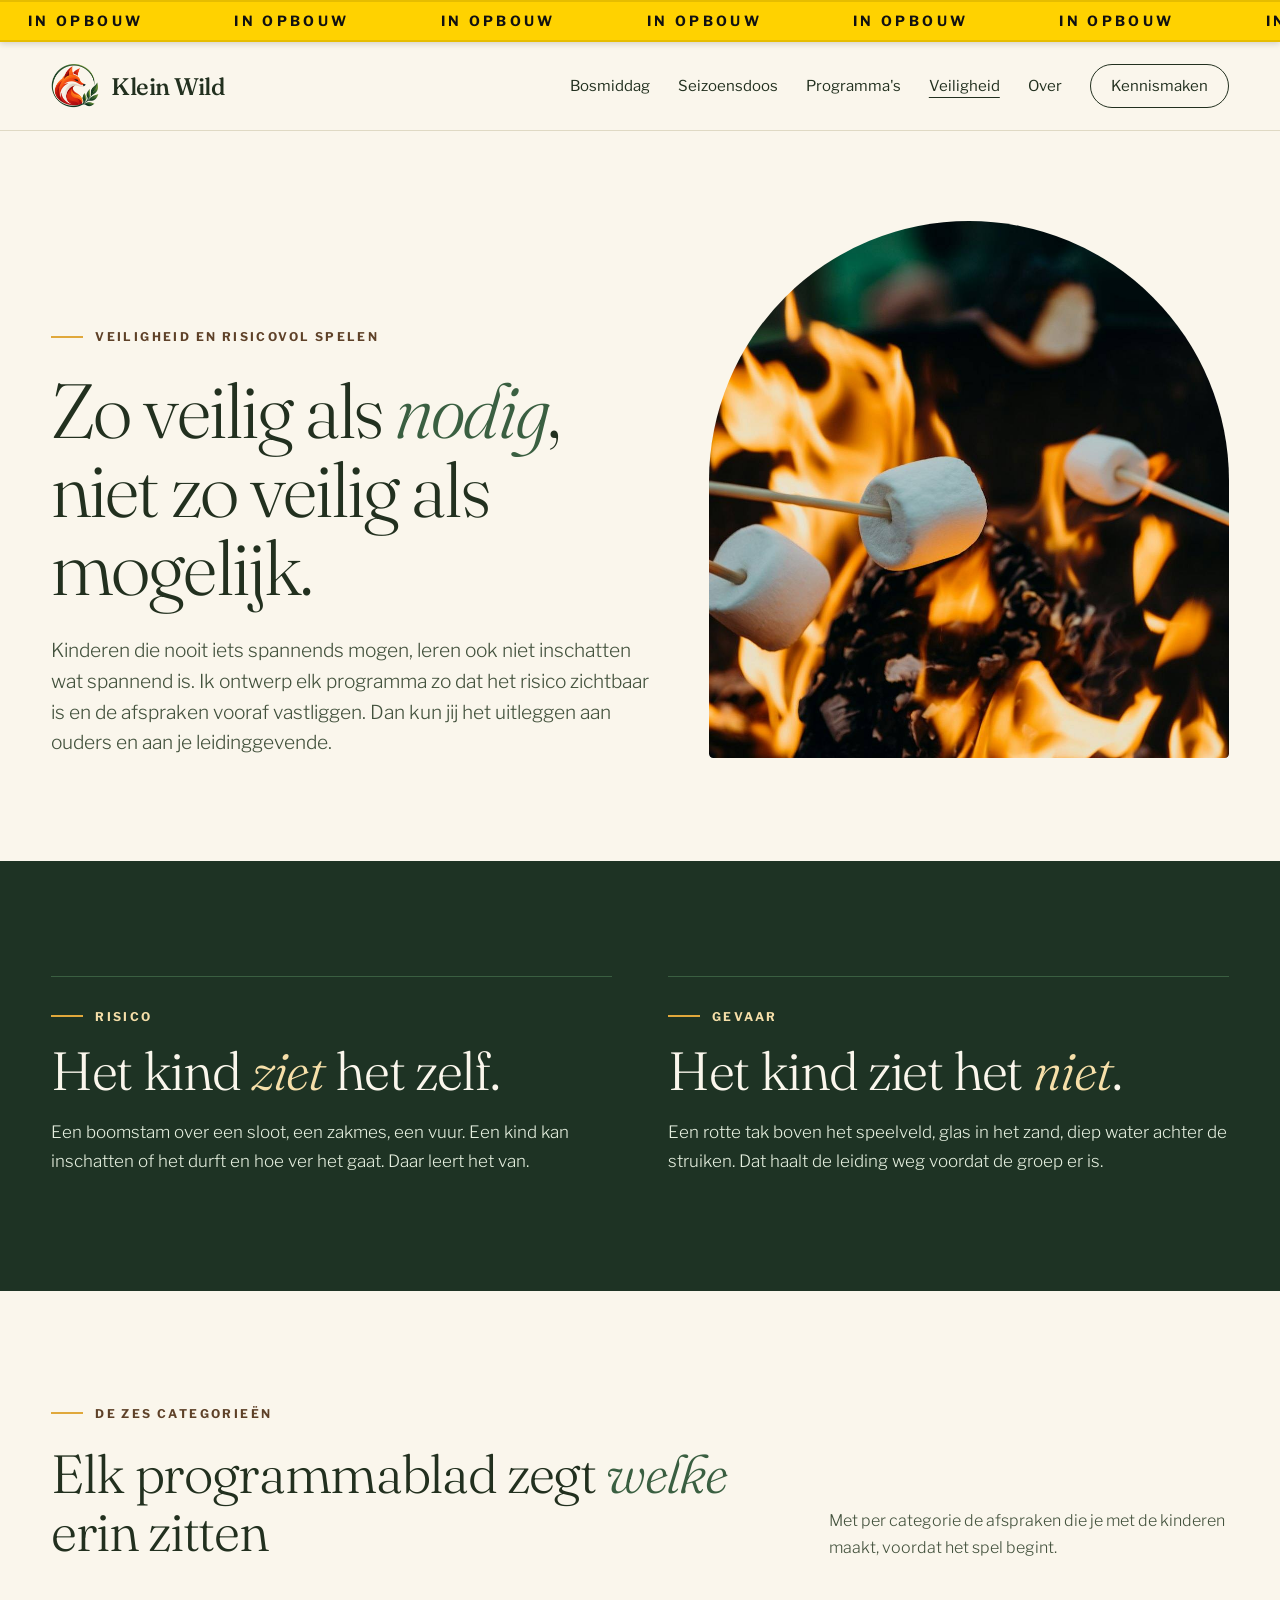
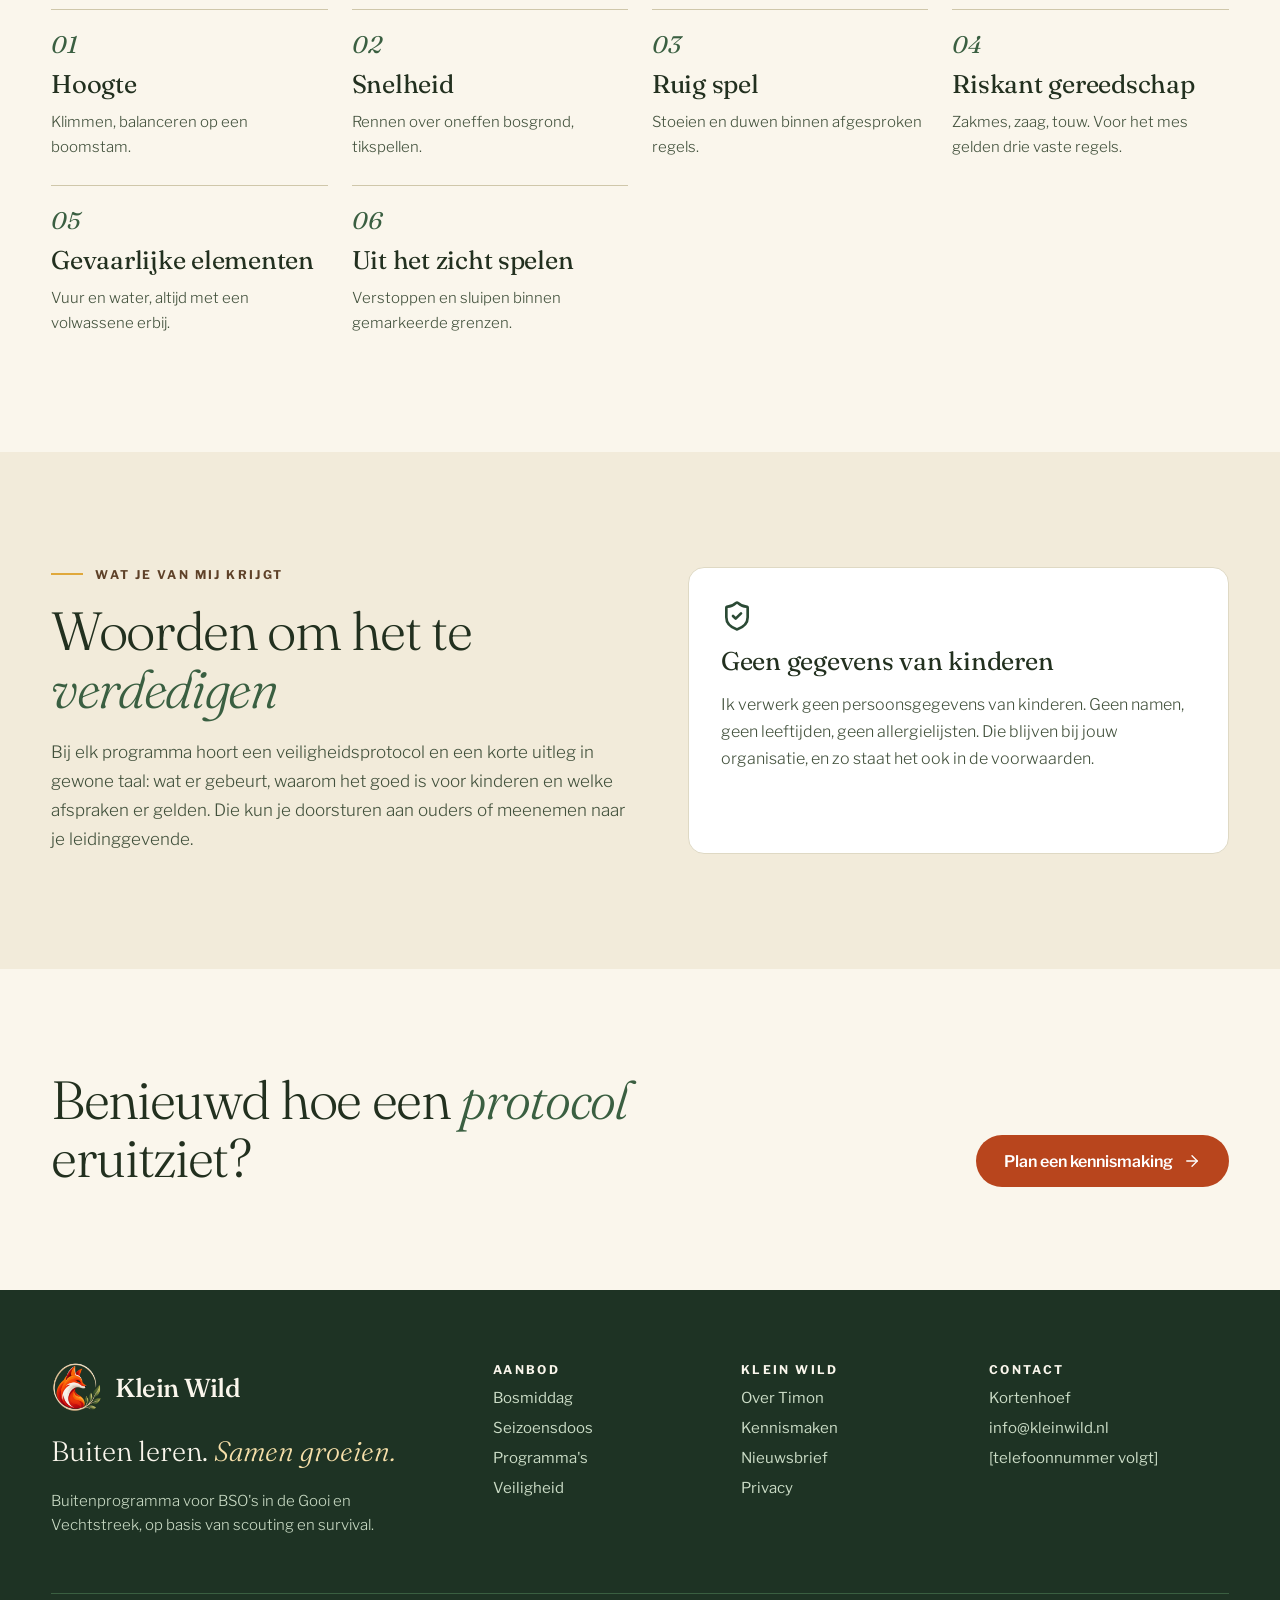
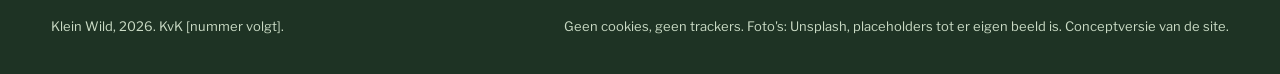
<file: veiligheid.html>
<!doctype html>
<html lang="nl">
<head>
<meta charset="utf-8">
<meta name="viewport" content="width=device-width, initial-scale=1">
<title>Veiligheid en risicovol spelen, Klein Wild</title>
<meta name="description" content="Zo veilig als nodig, niet zo veilig als mogelijk. Hoe Klein Wild met risico omgaat, en welke woorden je meekrijgt om het uit te leggen.">
<!-- Conceptversie: niet indexeren. Haal deze regel weg zodra de site af is. -->
<meta name="robots" content="noindex">
<meta name="theme-color" content="#1E3324">
<link rel="icon" type="image/png" href="img/favicon.png">
<link rel="apple-touch-icon" href="img/apple-touch-icon.png">
<link rel="preconnect" href="https://fonts.googleapis.com">
<link rel="preconnect" href="https://fonts.gstatic.com" crossorigin>
<link rel="stylesheet" href="https://fonts.googleapis.com/css2?family=Caveat:wght@500&amp;family=Fraunces:ital,opsz,wght@0,9..144,300;0,9..144,500;1,9..144,300;1,9..144,400&amp;family=Libre+Franklin:wght@300;400;600;700&amp;display=swap">
<link rel="stylesheet" href="css/site.css">
<style>
body{margin:0;background:#FAF6EC}
.kw{font-family:'Libre Franklin',sans-serif;color:#22301F;background:#FAF6EC}
.wrap{max-width:1280px;margin:0 auto;padding:0 clamp(16px,4vw,56px);box-sizing:border-box}
.eb{font-size:12px;letter-spacing:.2em;text-transform:uppercase;font-weight:700;color:#5E4128;display:flex;align-items:center;gap:12px;margin:0}
.eb::before{content:"";width:32px;height:2px;background:#E0A83B;flex:none}
.d1,.d2,.d3{font-family:'Fraunces',serif;font-weight:300;letter-spacing:-.025em;margin:0;color:#22301F}
.d1{font-size:clamp(44px,6vw,84px);line-height:1.02}
.d2{font-size:clamp(34px,4.2vw,58px);line-height:1.08}
.d3{font-size:clamp(22px,2vw,27px);line-height:1.2;font-weight:400;letter-spacing:-.01em}
.d1 em,.d2 em,.d3 em{font-style:italic;color:#3A5F41}
.dark .d2,.dark .d3{color:#FAF6EC}.dark .d2 em{color:#F6DFA9}.dark .eb{color:#F6DFA9}.dark .tx{color:#E4EEDE}
.lead{font-size:clamp(18px,1.5vw,21px);line-height:1.6;font-weight:300;color:#42513C;margin:0}
.tx{font-size:17px;line-height:1.7;font-weight:300;color:#42513C;margin:0}
.btn{display:inline-flex;align-items:center;gap:10px;min-height:52px;padding:0 28px;border-radius:999px;background:#B8451D;color:#fff;font-weight:600;font-size:16px;text-decoration:none;box-sizing:border-box}
.btn:hover{background:#9C3A18}
</style>
</head>
<body>
<a class="skip" href="#inhoud">Naar de inhoud</a>
<div class="tape" role="note" aria-label="Deze website is in opbouw"><div class="tape__text" aria-hidden="true"><span>In opbouw</span><span>In opbouw</span><span>In opbouw</span><span>In opbouw</span><span>In opbouw</span><span>In opbouw</span><span>In opbouw</span><span>In opbouw</span><span>In opbouw</span><span>In opbouw</span><span>In opbouw</span><span>In opbouw</span><span>In opbouw</span><span>In opbouw</span></div></div>
<div class="kw" style="width: 100%; overflow: hidden">
  <header class="kw-head" style="width: 100%; box-sizing: border-box; padding: 20px clamp(16px, 4vw, 56px); display: flex; flex-wrap: wrap; align-items: center; justify-content: space-between; gap: 16px 32px; font-family: 'Libre Franklin', sans-serif; color: #22301F; background: #FAF6EC; border-bottom: 1px solid #DFD9C4">
  <a href="index.html" style="display: flex; align-items: center; gap: 12px; text-decoration: none; color: #22301F">
    <img src="img/logo-fox.png" alt="" width="48" height="48" style="width: 48px; height: 48px">
    <span style="font-family: 'Fraunces', serif; font-weight: 500; font-size: 24px; letter-spacing: -0.02em">Klein Wild</span>
  </a>
  <nav class="kw-nav" aria-label="Hoofdmenu" style="display: flex; flex-wrap: wrap; align-items: center; gap: 8px 28px; font-size: 15px">
    <a href="bosmiddag.html" style="color: #22301F">Bosmiddag</a>
    <a href="seizoensdoos.html" style="color: #22301F">Seizoensdoos</a>
    <a href="programmas.html" style="color: #22301F">Programma's</a>
    <a href="veiligheid.html" aria-current="page" style="color: #22301F">Veiligheid</a>
    <a href="over.html" style="color: #22301F">Over</a>
    <a href="contact.html" style="color: #22301F; border: 1px solid #22301F; border-radius: 999px; padding: 10px 20px; min-height: 44px; box-sizing: border-box; display: inline-flex; align-items: center">Kennismaken</a>
  </nav>
</header>

  <section id="inhoud" class="wrap" style="padding-top: clamp(56px, 7vw, 104px); padding-bottom: clamp(64px, 8vw, 120px); display: flex; flex-wrap: wrap; gap: 56px; align-items: flex-end">
    <div style="flex: 1 1 560px; display: flex; flex-direction: column; gap: 28px">
      <p class="eb">Veiligheid en risicovol spelen</p>
      <h1 class="d1">Zo veilig als <em>nodig</em>, niet zo veilig als mogelijk.</h1>
      <p class="lead" style="max-width: 600px">Kinderen die nooit iets spannends mogen, leren ook niet inschatten wat spannend is. Ik ontwerp elk programma zo dat het risico zichtbaar is en de afspraken vooraf vastliggen. Dan kun jij het uitleggen aan ouders en aan je leidinggevende.</p>
    </div>
    <img fetchpriority="high" src="img/vuur-marshmallow.jpg" alt="Marshmallows aan stokken boven een vuurschaal" style="flex: 1 1 380px; max-width: 520px; width: 100%; height: clamp(420px, 42vw, 580px); object-fit: cover; border-radius: 999px 999px 16px 16px">
  </section>

  <section class="dark" style="background: #1E3324; padding: clamp(80px, 9vw, 128px) 0">
    <div class="wrap" style="display: grid; grid-template-columns: repeat(auto-fit, minmax(320px, 1fr)); gap: 56px">
      <div style="display: flex; flex-direction: column; gap: 18px; border-top: 1px solid #3A5F41; padding-top: 32px">
        <p class="eb">Risico</p>
        <h2 class="d2">Het kind <em>ziet</em> het zelf.</h2>
        <p class="tx">Een boomstam over een sloot, een zakmes, een vuur. Een kind kan inschatten of het durft en hoe ver het gaat. Daar leert het van.</p>
      </div>
      <div style="display: flex; flex-direction: column; gap: 18px; border-top: 1px solid #3A5F41; padding-top: 32px">
        <p class="eb">Gevaar</p>
        <h2 class="d2">Het kind ziet het <em>niet</em>.</h2>
        <p class="tx">Een rotte tak boven het speelveld, glas in het zand, diep water achter de struiken. Dat haalt de leiding weg voordat de groep er is.</p>
      </div>
    </div>
  </section>

  <section class="wrap" style="padding-top: clamp(80px, 9vw, 128px); padding-bottom: clamp(80px, 9vw, 128px); display: flex; flex-direction: column; gap: 48px">
    <div style="display: flex; flex-wrap: wrap; justify-content: space-between; align-items: flex-end; gap: 24px">
      <div style="display: flex; flex-direction: column; gap: 24px; max-width: 700px">
        <p class="eb">De zes categorieën</p>
        <h2 class="d2">Elk programmablad zegt <em>welke</em> erin zitten</h2>
      </div>
      <p class="tx" style="max-width: 400px; font-size: 16px">Met per categorie de afspraken die je met de kinderen maakt, voordat het spel begint.</p>
    </div>
    <div style="display: grid; grid-template-columns: repeat(auto-fit, minmax(260px, 1fr)); gap: 24px">
      
        <div style="border-top: 1px solid #CFC7AA; padding-top: 20px; display: flex; flex-direction: column; gap: 10px">
          <span style="font-family: 'Fraunces', serif; font-style: italic; font-size: 24px; color: #3A5F41">01</span>
          <h3 class="d3">Hoogte</h3>
          <p class="tx" style="font-size: 15px">Klimmen, balanceren op een boomstam.</p>
        </div>
      
        <div style="border-top: 1px solid #CFC7AA; padding-top: 20px; display: flex; flex-direction: column; gap: 10px">
          <span style="font-family: 'Fraunces', serif; font-style: italic; font-size: 24px; color: #3A5F41">02</span>
          <h3 class="d3">Snelheid</h3>
          <p class="tx" style="font-size: 15px">Rennen over oneffen bosgrond, tikspellen.</p>
        </div>
      
        <div style="border-top: 1px solid #CFC7AA; padding-top: 20px; display: flex; flex-direction: column; gap: 10px">
          <span style="font-family: 'Fraunces', serif; font-style: italic; font-size: 24px; color: #3A5F41">03</span>
          <h3 class="d3">Ruig spel</h3>
          <p class="tx" style="font-size: 15px">Stoeien en duwen binnen afgesproken regels.</p>
        </div>
      
        <div style="border-top: 1px solid #CFC7AA; padding-top: 20px; display: flex; flex-direction: column; gap: 10px">
          <span style="font-family: 'Fraunces', serif; font-style: italic; font-size: 24px; color: #3A5F41">04</span>
          <h3 class="d3">Riskant gereedschap</h3>
          <p class="tx" style="font-size: 15px">Zakmes, zaag, touw. Voor het mes gelden drie vaste regels.</p>
        </div>
      
        <div style="border-top: 1px solid #CFC7AA; padding-top: 20px; display: flex; flex-direction: column; gap: 10px">
          <span style="font-family: 'Fraunces', serif; font-style: italic; font-size: 24px; color: #3A5F41">05</span>
          <h3 class="d3">Gevaarlijke elementen</h3>
          <p class="tx" style="font-size: 15px">Vuur en water, altijd met een volwassene erbij.</p>
        </div>
      
        <div style="border-top: 1px solid #CFC7AA; padding-top: 20px; display: flex; flex-direction: column; gap: 10px">
          <span style="font-family: 'Fraunces', serif; font-style: italic; font-size: 24px; color: #3A5F41">06</span>
          <h3 class="d3">Uit het zicht spelen</h3>
          <p class="tx" style="font-size: 15px">Verstoppen en sluipen binnen gemarkeerde grenzen.</p>
        </div>
      
    </div>
  </section>

  <section style="background: #F2EBDA; padding: clamp(80px, 9vw, 120px) 0">
    <div class="wrap" style="display: flex; flex-wrap: wrap; gap: 56px">
      <div style="flex: 1 1 440px; display: flex; flex-direction: column; gap: 20px">
        <p class="eb">Wat je van mij krijgt</p>
        <h2 class="d2">Woorden om het te <em>verdedigen</em></h2>
        <p class="tx">Bij elk programma hoort een veiligheidsprotocol en een korte uitleg in gewone taal: wat er gebeurt, waarom het goed is voor kinderen en welke afspraken er gelden. Die kun je doorsturen aan ouders of meenemen naar je leidinggevende.</p>
      </div>
      <div style="flex: 1 1 400px; background: #FFFFFF; border: 1px solid #DFD9C4; border-radius: 16px; padding: 32px; display: flex; flex-direction: column; gap: 14px">
        <svg width="32" height="32" viewBox="0 0 24 24" fill="none" stroke="#2B4A35" stroke-width="2" stroke-linecap="round" stroke-linejoin="round" aria-hidden="true"><path d="M20 13c0 5-3.5 7.5-7.66 8.95a1 1 0 0 1-.67-.01C7.5 20.5 4 18 4 13V6a1 1 0 0 1 1-1c2 0 4.5-1.2 6.24-2.72a1.17 1.17 0 0 1 1.52 0C14.51 3.81 17 5 19 5a1 1 0 0 1 1 1z"></path><path d="m9 12 2 2 4-4"></path></svg>
        <h3 class="d3">Geen gegevens van kinderen</h3>
        <p class="tx" style="font-size: 16px">Ik verwerk geen persoonsgegevens van kinderen. Geen namen, geen leeftijden, geen allergielijsten. Die blijven bij jouw organisatie, en zo staat het ook in de voorwaarden.</p>
      </div>
    </div>
  </section>

  <section class="wrap" style="padding-top: clamp(72px, 8vw, 112px); padding-bottom: clamp(72px, 8vw, 112px); display: flex; flex-wrap: wrap; justify-content: space-between; align-items: flex-end; gap: 32px">
    <h2 class="d2" style="max-width: 720px">Benieuwd hoe een <em>protocol</em> eruitziet?</h2>
    <a class="btn" href="contact.html">Plan een kennismaking <svg width="18" height="18" viewBox="0 0 24 24" fill="none" stroke="currentColor" stroke-width="1.75" stroke-linecap="round" stroke-linejoin="round" aria-hidden="true"><path d="M5 12h14"></path><path d="m12 5 7 7-7 7"></path></svg></a>
  </section>

  <footer class="kw-foot" style="width: 100%; box-sizing: border-box; background: #1E3324; color: #CBDCC6; font-family: 'Libre Franklin', sans-serif; padding: 72px clamp(16px, 4vw, 56px) 40px">
  <div style="max-width: 1280px; margin: 0 auto; display: flex; flex-wrap: wrap; gap: 48px; justify-content: space-between">
    <div style="flex: 1 1 320px; max-width: 420px; display: flex; flex-direction: column; gap: 20px">
      <div style="display: flex; align-items: center; gap: 12px">
        <img src="img/logo-fox-on-dark.png" alt="" width="52" height="52" style="width: 52px; height: 52px">
        <span style="font-family: 'Fraunces', serif; font-weight: 500; font-size: 26px; color: #FAF6EC; letter-spacing: -0.02em">Klein Wild</span>
      </div>
      <p style="margin: 0; font-family: 'Fraunces', serif; font-weight: 300; font-size: 28px; line-height: 1.25; color: #FAF6EC">Buiten leren. <span style="font-style: italic; color: #F6DFA9">Samen groeien.</span></p>
      <p style="margin: 0; font-size: 15px; line-height: 1.6; font-weight: 300">Buitenprogramma voor BSO's in de Gooi en Vechtstreek, op basis van scouting en survival.</p>
    </div>
    <nav aria-label="Voetmenu" style="flex: 0 1 200px; display: flex; flex-direction: column; gap: 12px; font-size: 15px">
      <span style="font-size: 12px; letter-spacing: 0.2em; text-transform: uppercase; font-weight: 700; color: #FAF6EC">Aanbod</span>
      <a href="bosmiddag.html">Bosmiddag</a>
      <a href="seizoensdoos.html">Seizoensdoos</a>
      <a href="programmas.html">Programma's</a>
      <a href="veiligheid.html">Veiligheid</a>
    </nav>
    <nav aria-label="Over Klein Wild" style="flex: 0 1 200px; display: flex; flex-direction: column; gap: 12px; font-size: 15px">
      <span style="font-size: 12px; letter-spacing: 0.2em; text-transform: uppercase; font-weight: 700; color: #FAF6EC">Klein Wild</span>
      <a href="over.html">Over Timon</a>
      <a href="contact.html">Kennismaken</a>
      <a href="contact.html">Nieuwsbrief</a>
      <a href="contact.html">Privacy</a>
    </nav>
    <div style="flex: 0 1 240px; display: flex; flex-direction: column; gap: 12px; font-size: 15px">
      <span style="font-size: 12px; letter-spacing: 0.2em; text-transform: uppercase; font-weight: 700; color: #FAF6EC">Contact</span>
      <span>Kortenhoef</span>
      <a href="mailto:info@kleinwild.nl">info@kleinwild.nl</a>
      <span>[telefoonnummer volgt]</span>
    </div>
  </div>
  <div style="max-width: 1280px; margin: 56px auto 0; padding-top: 24px; border-top: 1px solid #3A5F41; display: flex; flex-wrap: wrap; gap: 12px 32px; justify-content: space-between; font-size: 13px; color: #CBDCC6">
    <span>Klein Wild, 2026. KvK [nummer volgt].</span>
    <span>Geen cookies, geen trackers. Foto's: Unsplash, placeholders tot er eigen beeld is. Conceptversie van de site.</span>
  </div>
</footer>
</div>
</body>
</html>
</file>
<file: css/site.css>
/* Gedeeld: kop, menu op telefoon, toegankelijkheid */
*,*::before,*::after{box-sizing:border-box}
html{-webkit-text-size-adjust:100%}
img{max-width:100%}
a:focus-visible,button:focus-visible,input:focus-visible,textarea:focus-visible,select:focus-visible{outline:3px solid #E0A83B;outline-offset:3px}
.skip{position:absolute;left:-9999px;top:8px;z-index:100;background:#22301F;color:#FAF6EC;padding:12px 18px;border-radius:999px;font:600 15px 'Libre Franklin',sans-serif;text-decoration:none}
.skip:focus{left:16px}
.kw-foot a{color:#CBDCC6;text-decoration:none}
.kw-foot a:hover{color:#F6DFA9}
.kw-nav a{text-decoration:none;transition:opacity .15s}
.kw-nav a:hover{opacity:.7}
.kw-nav a[aria-current="page"]{text-decoration:underline;text-underline-offset:6px;text-decoration-thickness:1px}
.form-note{margin:0;flex-basis:100%;font-size:14px;line-height:1.5;padding:12px 16px;border-radius:10px;background:rgba(224,168,59,.18);border:1px solid rgba(224,168,59,.6)}
@media (max-width:760px){
  .kw-head{gap:12px !important;padding-top:14px !important;padding-bottom:14px !important}
  .kw-nav{width:100%;flex-wrap:nowrap !important;overflow-x:auto;gap:22px !important;padding-bottom:4px;scrollbar-width:none;-webkit-overflow-scrolling:touch}
  .kw-nav::-webkit-scrollbar{display:none}
  .kw-nav a{white-space:nowrap;flex:none}
}

/* Afzetlint "In opbouw" bovenaan elke pagina */
.tape{position:sticky;top:0;z-index:60;background:#FFD200;color:#111;overflow:hidden;white-space:nowrap;border-top:2px solid #E6BD00;border-bottom:2px solid #E6BD00;box-shadow:0 2px 6px rgba(0,0,0,.15)}
.tape__text{display:flex;align-items:center;gap:6.5em;padding:12px 0 12px 2em;font:700 14px/1 'Libre Franklin',sans-serif;letter-spacing:.24em;text-transform:uppercase}
@media (max-width:760px){.tape__text{font-size:12px;padding:11px 0 11px 1.5em}}
</file>
